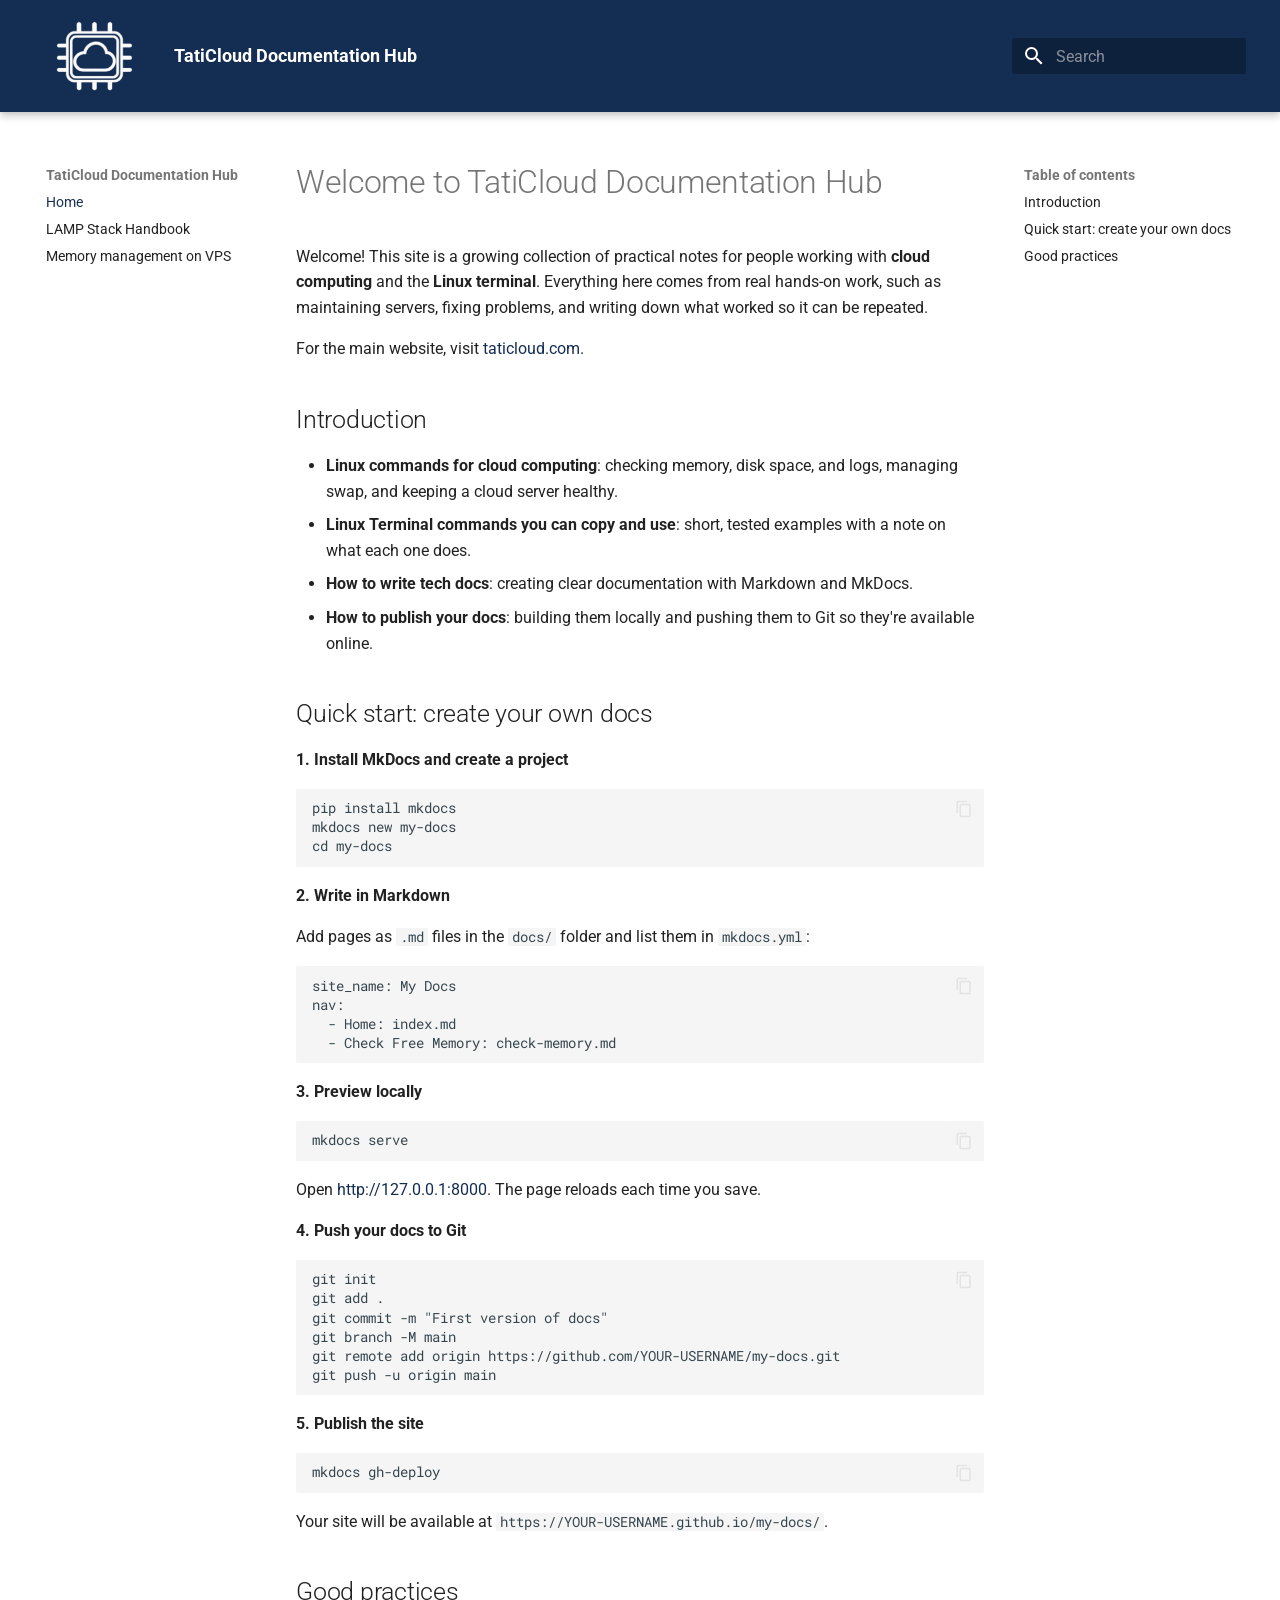
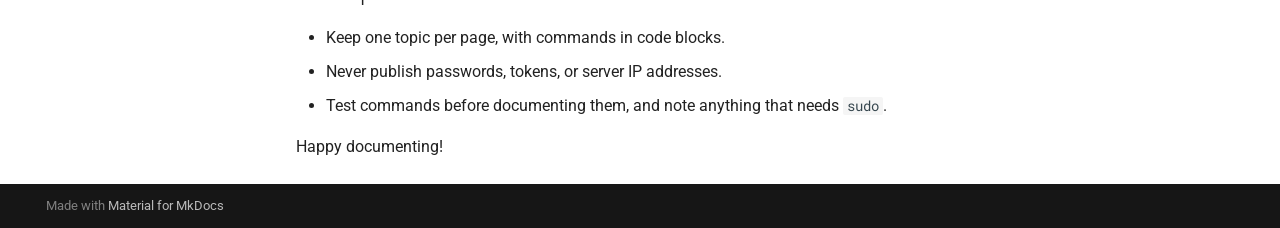
<file: index.html>
<!doctype html>
<html lang="en" class="no-js">
  <head>
    
      <meta charset="utf-8">
      <meta name="viewport" content="width=device-width,initial-scale=1">
      
      
      
        <link rel="canonical" href="https://TatiCloud.github.io/linux-handbook/">
      
      
      
        <link rel="next" href="lamp-commands/">
      
      
        
      
      
      <link rel="icon" href="assets/fav-logo.png">
      <meta name="generator" content="mkdocs-1.6.1, mkdocs-material-9.8.1">
    
    
      
        <title>TatiCloud Documentation Hub</title>
      
    
    
      <link rel="stylesheet" href="assets/stylesheets/main.57a0d79d.min.css">
      
        
        <link rel="stylesheet" href="assets/stylesheets/palette.fb2fffe2.min.css">
      
      


    
    
      
    
    
      
        
        
        <link rel="preconnect" href="https://fonts.gstatic.com" crossorigin>
        <link rel="stylesheet" href="https://fonts.googleapis.com/css?family=Roboto:300,300i,400,400i,700,700i%7CRoboto+Mono:400,400i,700,700i&display=fallback">
        <style>:root{--md-text-font:"Roboto";--md-code-font:"Roboto Mono"}</style>
      
    
    
      <link rel="stylesheet" href="stylesheets/extra.css">
    
    <script>__md_scope=new URL(".",location),__md_hash=e=>[...e].reduce(((e,_)=>(e<<5)-e+_.charCodeAt(0)),0),__md_get=(e,_=localStorage,t=__md_scope)=>JSON.parse(_.getItem(t.pathname+"."+e)),__md_set=(e,_,t=localStorage,a=__md_scope)=>{try{t.setItem(a.pathname+"."+e,JSON.stringify(_))}catch(e){}}</script>
    
      

    
    
  </head>
  
  
    
    
    
    
    
    <body dir="ltr" data-md-color-scheme="default" data-md-color-primary="custom" data-md-color-accent="custom">
  
    
    <input class="md-toggle" data-md-toggle="drawer" type="checkbox" id="__drawer" autocomplete="off">
    <input class="md-toggle" data-md-toggle="search" type="checkbox" id="__search" autocomplete="off">
    <label class="md-overlay" for="__drawer"></label>
    <div data-md-component="skip">
      
        
        <a href="#welcome-to-taticloud-documentation-hub" class="md-skip">
          Skip to content
        </a>
      
    </div>
    <div data-md-component="announce">
      
    </div>
    
    
      

  

<header class="md-header md-header--shadow" data-md-component="header">
  <nav class="md-header__inner md-grid" aria-label="Header">
    <a href="." title="TatiCloud Documentation Hub" class="md-header__button md-logo" aria-label="TatiCloud Documentation Hub" data-md-component="logo">
      
  <img src="assets/logo.png" alt="logo">

    </a>
    <label class="md-header__button md-icon" for="__drawer">
      
      <svg xmlns="http://www.w3.org/2000/svg" viewBox="0 0 24 24"><path d="M3 6h18v2H3zm0 5h18v2H3zm0 5h18v2H3z"/></svg>
    </label>
    <div class="md-header__title" data-md-component="header-title">
      <div class="md-header__ellipsis">
        <div class="md-header__topic">
          <span class="md-ellipsis">
            TatiCloud Documentation Hub
          </span>
        </div>
        <div class="md-header__topic" data-md-component="header-topic">
          <span class="md-ellipsis">
            
              Home
            
          </span>
        </div>
      </div>
    </div>
    
      
    
    
    
    
      
      
        <label class="md-header__button md-icon" for="__search">
          
          <svg xmlns="http://www.w3.org/2000/svg" viewBox="0 0 24 24"><path d="M9.5 3A6.5 6.5 0 0 1 16 9.5c0 1.61-.59 3.09-1.56 4.23l.27.27h.79l5 5-1.5 1.5-5-5v-.79l-.27-.27A6.52 6.52 0 0 1 9.5 16 6.5 6.5 0 0 1 3 9.5 6.5 6.5 0 0 1 9.5 3m0 2C7 5 5 7 5 9.5S7 14 9.5 14 14 12 14 9.5 12 5 9.5 5"/></svg>
        </label>
        <div class="md-search" data-md-component="search" role="dialog">
  <label class="md-search__overlay" for="__search"></label>
  <div class="md-search__inner" role="search">
    <form class="md-search__form" name="search">
      <input type="text" class="md-search__input" name="query" aria-label="Search" placeholder="Search" autocapitalize="off" autocorrect="off" autocomplete="off" spellcheck="false" data-md-component="search-query" required>
      <label class="md-search__icon md-icon" for="__search">
        
        <svg xmlns="http://www.w3.org/2000/svg" viewBox="0 0 24 24"><path d="M9.5 3A6.5 6.5 0 0 1 16 9.5c0 1.61-.59 3.09-1.56 4.23l.27.27h.79l5 5-1.5 1.5-5-5v-.79l-.27-.27A6.52 6.52 0 0 1 9.5 16 6.5 6.5 0 0 1 3 9.5 6.5 6.5 0 0 1 9.5 3m0 2C7 5 5 7 5 9.5S7 14 9.5 14 14 12 14 9.5 12 5 9.5 5"/></svg>
        
        <svg xmlns="http://www.w3.org/2000/svg" viewBox="0 0 24 24"><path d="M20 11v2H8l5.5 5.5-1.42 1.42L4.16 12l7.92-7.92L13.5 5.5 8 11z"/></svg>
      </label>
      <nav class="md-search__options" aria-label="Search">
        
        <button type="reset" class="md-search__icon md-icon" title="Clear" aria-label="Clear" tabindex="-1">
          
          <svg xmlns="http://www.w3.org/2000/svg" viewBox="0 0 24 24"><path d="M19 6.41 17.59 5 12 10.59 6.41 5 5 6.41 10.59 12 5 17.59 6.41 19 12 13.41 17.59 19 19 17.59 13.41 12z"/></svg>
        </button>
      </nav>
      
    </form>
    <div class="md-search__output">
      <div class="md-search__scrollwrap" tabindex="0" data-md-scrollfix>
        <div class="md-search-result" data-md-component="search-result">
          <div class="md-search-result__meta">
            Initializing search
          </div>
          <ol class="md-search-result__list" role="presentation"></ol>
        </div>
      </div>
    </div>
  </div>
</div>
      
    
    
  </nav>
  
</header>
    
    <div class="md-container" data-md-component="container">
      
      
        
          
        
      
      <main class="md-main" data-md-component="main">
        <div class="md-main__inner md-grid">
          
            
              
              <div class="md-sidebar md-sidebar--primary" data-md-component="sidebar" data-md-type="navigation" >
                <div class="md-sidebar__scrollwrap">
                  <div class="md-sidebar__inner">
                    



<nav class="md-nav md-nav--primary" aria-label="Navigation" data-md-level="0">
  <label class="md-nav__title" for="__drawer">
    <a href="." title="TatiCloud Documentation Hub" class="md-nav__button md-logo" aria-label="TatiCloud Documentation Hub" data-md-component="logo">
      
  <img src="assets/logo.png" alt="logo">

    </a>
    TatiCloud Documentation Hub
  </label>
  
  <ul class="md-nav__list" data-md-scrollfix>
    
      
      
  
  
    
  
  
  
    <li class="md-nav__item md-nav__item--active">
      
      <input class="md-nav__toggle md-toggle" type="checkbox" id="__toc">
      
      
        
      
      
        <label class="md-nav__link md-nav__link--active" for="__toc">
          
  
  
  <span class="md-ellipsis">
    
  
    Home
  

    
  </span>
  
  

          <span class="md-nav__icon md-icon"></span>
        </label>
      
      <a href="." class="md-nav__link md-nav__link--active">
        
  
  
  <span class="md-ellipsis">
    
  
    Home
  

    
  </span>
  
  

      </a>
      
        

<nav class="md-nav md-nav--secondary" aria-label="Table of contents">
  
  
  
    
  
  
    <label class="md-nav__title" for="__toc">
      <span class="md-nav__icon md-icon"></span>
      Table of contents
    </label>
    <ul class="md-nav__list" data-md-component="toc" data-md-scrollfix>
      
        <li class="md-nav__item">
  <a href="#introduction" class="md-nav__link">
    <span class="md-ellipsis">
      
        Introduction
      
    </span>
  </a>
  
</li>
      
        <li class="md-nav__item">
  <a href="#quick-start-create-your-own-docs" class="md-nav__link">
    <span class="md-ellipsis">
      
        Quick start: create your own docs
      
    </span>
  </a>
  
</li>
      
        <li class="md-nav__item">
  <a href="#good-practices" class="md-nav__link">
    <span class="md-ellipsis">
      
        Good practices
      
    </span>
  </a>
  
</li>
      
    </ul>
  
</nav>
      
    </li>
  

    
      
      
  
  
  
  
    <li class="md-nav__item">
      <a href="lamp-commands/" class="md-nav__link">
        
  
  
  <span class="md-ellipsis">
    
  
    LAMP Stack Handbook
  

    
  </span>
  
  

      </a>
    </li>
  

    
      
      
  
  
  
  
    <li class="md-nav__item">
      <a href="memory-mng/" class="md-nav__link">
        
  
  
  <span class="md-ellipsis">
    
  
    Memory management on VPS
  

    
  </span>
  
  

      </a>
    </li>
  

    
  </ul>
</nav>
                  </div>
                </div>
              </div>
            
            
              
              <div class="md-sidebar md-sidebar--secondary" data-md-component="sidebar" data-md-type="toc" >
                <div class="md-sidebar__scrollwrap">
                  <div class="md-sidebar__inner">
                    

<nav class="md-nav md-nav--secondary" aria-label="Table of contents">
  
  
  
    
  
  
    <label class="md-nav__title" for="__toc">
      <span class="md-nav__icon md-icon"></span>
      Table of contents
    </label>
    <ul class="md-nav__list" data-md-component="toc" data-md-scrollfix>
      
        <li class="md-nav__item">
  <a href="#introduction" class="md-nav__link">
    <span class="md-ellipsis">
      
        Introduction
      
    </span>
  </a>
  
</li>
      
        <li class="md-nav__item">
  <a href="#quick-start-create-your-own-docs" class="md-nav__link">
    <span class="md-ellipsis">
      
        Quick start: create your own docs
      
    </span>
  </a>
  
</li>
      
        <li class="md-nav__item">
  <a href="#good-practices" class="md-nav__link">
    <span class="md-ellipsis">
      
        Good practices
      
    </span>
  </a>
  
</li>
      
    </ul>
  
</nav>
                  </div>
                </div>
              </div>
            
          
          
            <div class="md-content" data-md-component="content">
              
              <article class="md-content__inner md-typeset">
                
                  



<h1 id="welcome-to-taticloud-documentation-hub">Welcome to TatiCloud Documentation Hub</h1>
<p>Welcome! This site is a growing collection of practical notes for people working with <strong>cloud computing</strong> and the <strong>Linux terminal</strong>. Everything here comes from real hands-on work, such as maintaining servers, fixing problems, and writing down what worked so it can be repeated.</p>
<p>For the main website, visit <a href="https://www.taticloud.com">taticloud.com</a>.</p>
<h2 id="introduction">Introduction</h2>
<ul>
<li><strong>Linux commands for cloud computing</strong>: checking memory, disk space, and logs, managing swap, and keeping a cloud server healthy.</li>
<li><strong>Linux Terminal commands you can copy and use</strong>: short, tested examples with a note on what each one does.</li>
<li><strong>How to write tech docs</strong>: creating clear documentation with Markdown and MkDocs.</li>
<li><strong>How to publish your docs</strong>: building them locally and pushing them to Git so they're available online.</li>
</ul>
<h2 id="quick-start-create-your-own-docs">Quick start: create your own docs</h2>
<p><strong>1. Install MkDocs and create a project</strong></p>
<pre><code class="language-bash">pip install mkdocs
mkdocs new my-docs
cd my-docs
</code></pre>
<p><strong>2. Write in Markdown</strong></p>
<p>Add pages as <code>.md</code> files in the <code>docs/</code> folder and list them in <code>mkdocs.yml</code>:</p>
<pre><code class="language-yaml">site_name: My Docs
nav:
  - Home: index.md
  - Check Free Memory: check-memory.md
</code></pre>
<p><strong>3. Preview locally</strong></p>
<pre><code class="language-bash">mkdocs serve
</code></pre>
<p>Open <a href="http://127.0.0.1:8000">http://127.0.0.1:8000</a>. The page reloads each time you save.</p>
<p><strong>4. Push your docs to Git</strong></p>
<pre><code class="language-bash">git init
git add .
git commit -m &quot;First version of docs&quot;
git branch -M main
git remote add origin https://github.com/YOUR-USERNAME/my-docs.git
git push -u origin main
</code></pre>
<p><strong>5. Publish the site</strong></p>
<pre><code class="language-bash">mkdocs gh-deploy
</code></pre>
<p>Your site will be available at <code>https://YOUR-USERNAME.github.io/my-docs/</code>.</p>
<h2 id="good-practices">Good practices</h2>
<ul>
<li>Keep one topic per page, with commands in code blocks.</li>
<li>Never publish passwords, tokens, or server IP addresses.</li>
<li>Test commands before documenting them, and note anything that needs <code>sudo</code>.</li>
</ul>
<p>Happy documenting!</p>












                
              </article>
            </div>
          
          
<script>var target=document.getElementById(location.hash.slice(1));target&&target.name&&(target.checked=target.name.startsWith("__tabbed_"))</script>
        </div>
        
      </main>
      
        <footer class="md-footer">
  
  <div class="md-footer-meta md-typeset">
    <div class="md-footer-meta__inner md-grid">
      <div class="md-copyright">
  
  
    Made with
    <a href="https://squidfunk.github.io/mkdocs-material/" target="_blank" rel="noopener">
      Material for MkDocs
    </a>
  
</div>
      
    </div>
  </div>
</footer>
      
    </div>
    <div class="md-dialog" data-md-component="dialog">
      <div class="md-dialog__inner md-typeset"></div>
    </div>
    
    
    
      
      
      <script id="__config" type="application/json">{"annotate": null, "base": ".", "features": ["content.code.copy"], "search": "assets/javascripts/workers/search.a7633da7.min.js", "tags": null, "translations": {"clipboard.copied": "Copied to clipboard", "clipboard.copy": "Copy to clipboard", "search.result.more.one": "1 more on this page", "search.result.more.other": "# more on this page", "search.result.none": "No matching documents", "search.result.one": "1 matching document", "search.result.other": "# matching documents", "search.result.placeholder": "Type to start searching", "search.result.term.missing": "Missing", "select.version": "Select version"}, "version": null}</script>
    
    
      <script src="assets/javascripts/bundle.a5f9d56c.min.js"></script>
      
    
  </body>
</html>
</file>
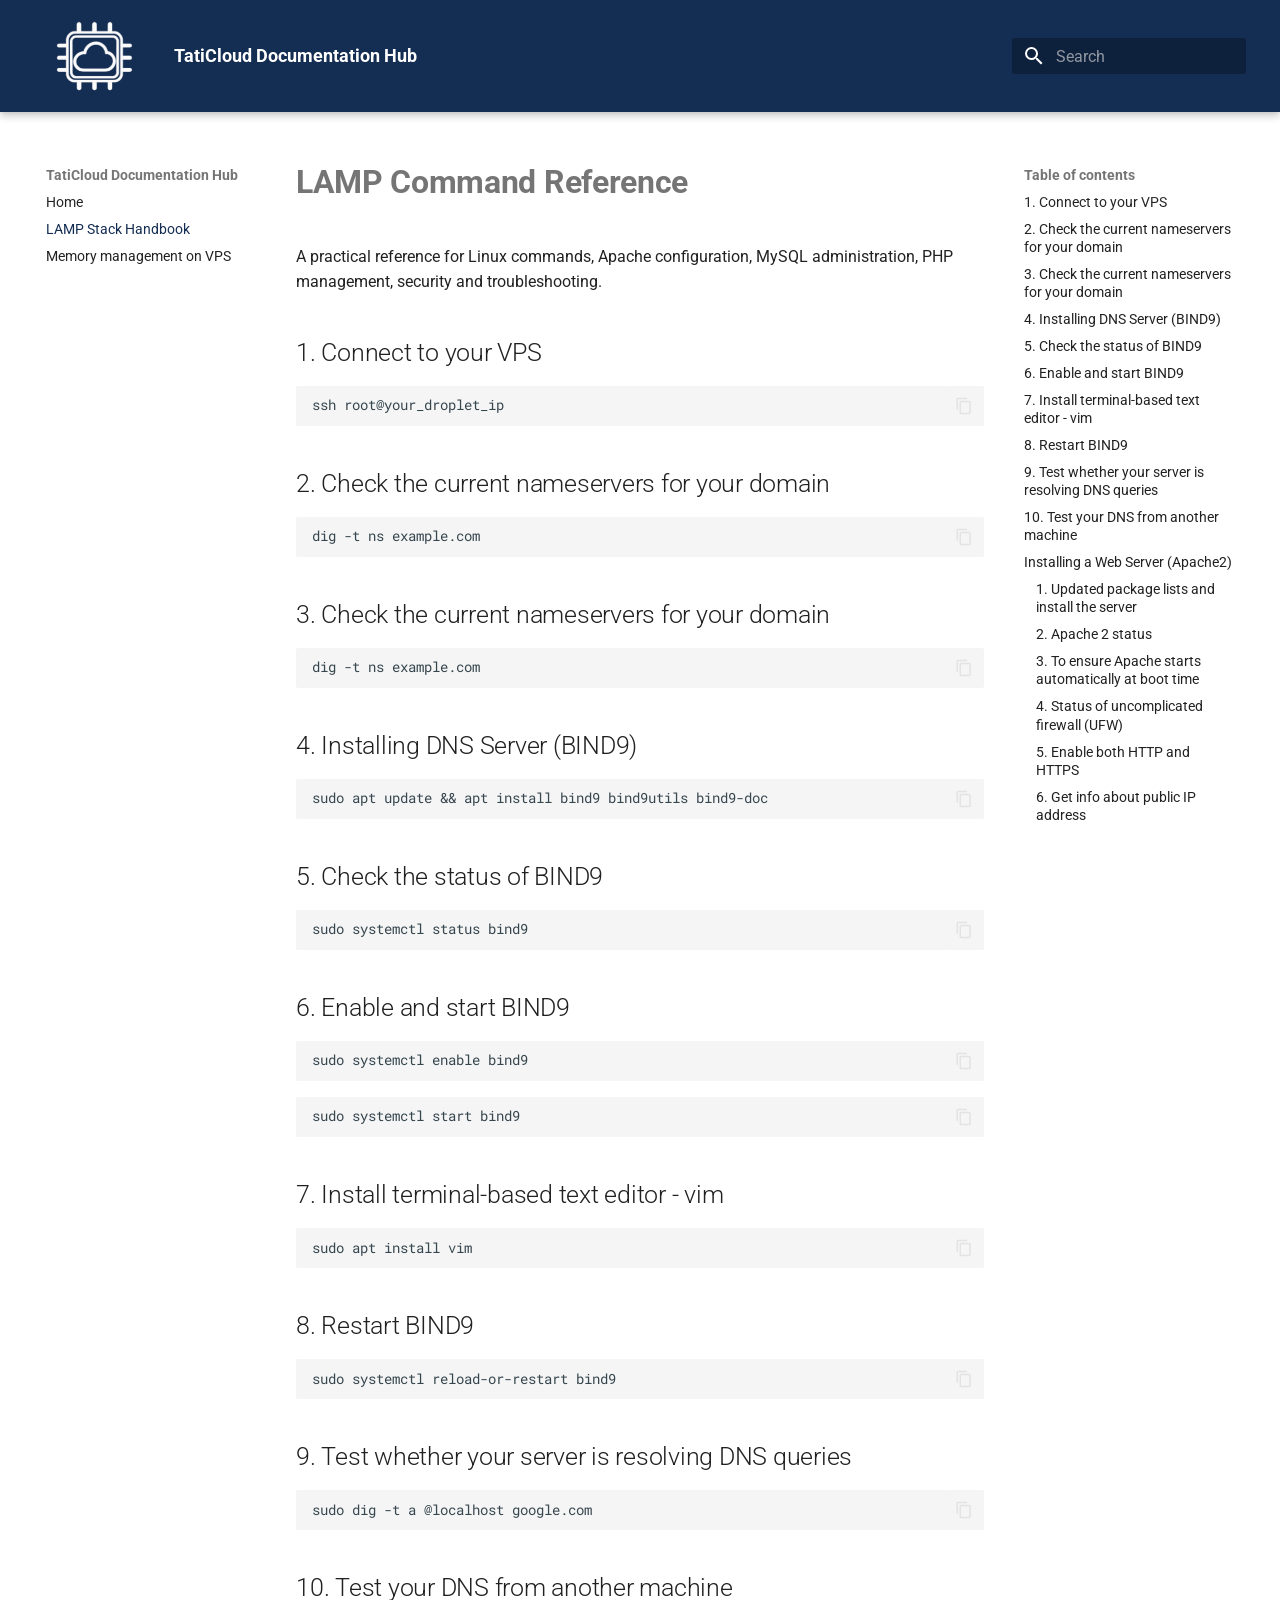
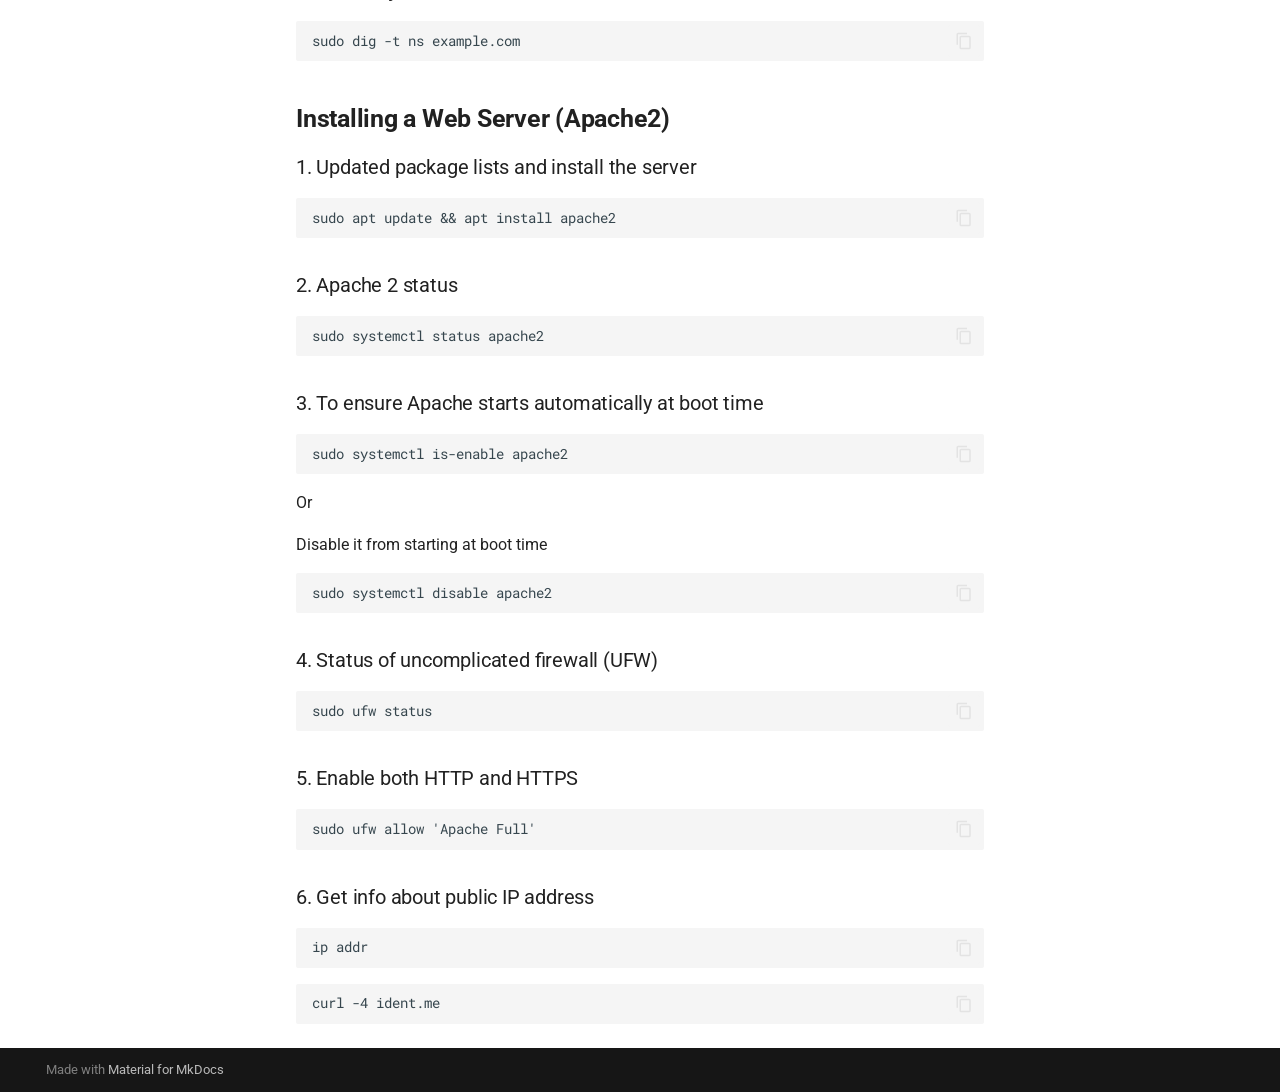
<file: lamp-commands/index.html>
<!doctype html>
<html lang="en" class="no-js">
  <head>
    
      <meta charset="utf-8">
      <meta name="viewport" content="width=device-width,initial-scale=1">
      
      
      
        <link rel="canonical" href="https://TatiCloud.github.io/linux-handbook/lamp-commands/">
      
      
        <link rel="prev" href="..">
      
      
        <link rel="next" href="../memory-mng/">
      
      
        
      
      
      <link rel="icon" href="../assets/fav-logo.png">
      <meta name="generator" content="mkdocs-1.6.1, mkdocs-material-9.8.1">
    
    
      
        <title>LAMP Stack Handbook - TatiCloud Documentation Hub</title>
      
    
    
      <link rel="stylesheet" href="../assets/stylesheets/main.57a0d79d.min.css">
      
        
        <link rel="stylesheet" href="../assets/stylesheets/palette.fb2fffe2.min.css">
      
      


    
    
      
    
    
      
        
        
        <link rel="preconnect" href="https://fonts.gstatic.com" crossorigin>
        <link rel="stylesheet" href="https://fonts.googleapis.com/css?family=Roboto:300,300i,400,400i,700,700i%7CRoboto+Mono:400,400i,700,700i&display=fallback">
        <style>:root{--md-text-font:"Roboto";--md-code-font:"Roboto Mono"}</style>
      
    
    
      <link rel="stylesheet" href="../stylesheets/extra.css">
    
    <script>__md_scope=new URL("..",location),__md_hash=e=>[...e].reduce(((e,_)=>(e<<5)-e+_.charCodeAt(0)),0),__md_get=(e,_=localStorage,t=__md_scope)=>JSON.parse(_.getItem(t.pathname+"."+e)),__md_set=(e,_,t=localStorage,a=__md_scope)=>{try{t.setItem(a.pathname+"."+e,JSON.stringify(_))}catch(e){}}</script>
    
      

    
    
  </head>
  
  
    
    
    
    
    
    <body dir="ltr" data-md-color-scheme="default" data-md-color-primary="custom" data-md-color-accent="custom">
  
    
    <input class="md-toggle" data-md-toggle="drawer" type="checkbox" id="__drawer" autocomplete="off">
    <input class="md-toggle" data-md-toggle="search" type="checkbox" id="__search" autocomplete="off">
    <label class="md-overlay" for="__drawer"></label>
    <div data-md-component="skip">
      
        
        <a href="#lamp-command-reference" class="md-skip">
          Skip to content
        </a>
      
    </div>
    <div data-md-component="announce">
      
    </div>
    
    
      

  

<header class="md-header md-header--shadow" data-md-component="header">
  <nav class="md-header__inner md-grid" aria-label="Header">
    <a href=".." title="TatiCloud Documentation Hub" class="md-header__button md-logo" aria-label="TatiCloud Documentation Hub" data-md-component="logo">
      
  <img src="../assets/logo.png" alt="logo">

    </a>
    <label class="md-header__button md-icon" for="__drawer">
      
      <svg xmlns="http://www.w3.org/2000/svg" viewBox="0 0 24 24"><path d="M3 6h18v2H3zm0 5h18v2H3zm0 5h18v2H3z"/></svg>
    </label>
    <div class="md-header__title" data-md-component="header-title">
      <div class="md-header__ellipsis">
        <div class="md-header__topic">
          <span class="md-ellipsis">
            TatiCloud Documentation Hub
          </span>
        </div>
        <div class="md-header__topic" data-md-component="header-topic">
          <span class="md-ellipsis">
            
              LAMP Stack Handbook
            
          </span>
        </div>
      </div>
    </div>
    
      
    
    
    
    
      
      
        <label class="md-header__button md-icon" for="__search">
          
          <svg xmlns="http://www.w3.org/2000/svg" viewBox="0 0 24 24"><path d="M9.5 3A6.5 6.5 0 0 1 16 9.5c0 1.61-.59 3.09-1.56 4.23l.27.27h.79l5 5-1.5 1.5-5-5v-.79l-.27-.27A6.52 6.52 0 0 1 9.5 16 6.5 6.5 0 0 1 3 9.5 6.5 6.5 0 0 1 9.5 3m0 2C7 5 5 7 5 9.5S7 14 9.5 14 14 12 14 9.5 12 5 9.5 5"/></svg>
        </label>
        <div class="md-search" data-md-component="search" role="dialog">
  <label class="md-search__overlay" for="__search"></label>
  <div class="md-search__inner" role="search">
    <form class="md-search__form" name="search">
      <input type="text" class="md-search__input" name="query" aria-label="Search" placeholder="Search" autocapitalize="off" autocorrect="off" autocomplete="off" spellcheck="false" data-md-component="search-query" required>
      <label class="md-search__icon md-icon" for="__search">
        
        <svg xmlns="http://www.w3.org/2000/svg" viewBox="0 0 24 24"><path d="M9.5 3A6.5 6.5 0 0 1 16 9.5c0 1.61-.59 3.09-1.56 4.23l.27.27h.79l5 5-1.5 1.5-5-5v-.79l-.27-.27A6.52 6.52 0 0 1 9.5 16 6.5 6.5 0 0 1 3 9.5 6.5 6.5 0 0 1 9.5 3m0 2C7 5 5 7 5 9.5S7 14 9.5 14 14 12 14 9.5 12 5 9.5 5"/></svg>
        
        <svg xmlns="http://www.w3.org/2000/svg" viewBox="0 0 24 24"><path d="M20 11v2H8l5.5 5.5-1.42 1.42L4.16 12l7.92-7.92L13.5 5.5 8 11z"/></svg>
      </label>
      <nav class="md-search__options" aria-label="Search">
        
        <button type="reset" class="md-search__icon md-icon" title="Clear" aria-label="Clear" tabindex="-1">
          
          <svg xmlns="http://www.w3.org/2000/svg" viewBox="0 0 24 24"><path d="M19 6.41 17.59 5 12 10.59 6.41 5 5 6.41 10.59 12 5 17.59 6.41 19 12 13.41 17.59 19 19 17.59 13.41 12z"/></svg>
        </button>
      </nav>
      
    </form>
    <div class="md-search__output">
      <div class="md-search__scrollwrap" tabindex="0" data-md-scrollfix>
        <div class="md-search-result" data-md-component="search-result">
          <div class="md-search-result__meta">
            Initializing search
          </div>
          <ol class="md-search-result__list" role="presentation"></ol>
        </div>
      </div>
    </div>
  </div>
</div>
      
    
    
  </nav>
  
</header>
    
    <div class="md-container" data-md-component="container">
      
      
        
          
        
      
      <main class="md-main" data-md-component="main">
        <div class="md-main__inner md-grid">
          
            
              
              <div class="md-sidebar md-sidebar--primary" data-md-component="sidebar" data-md-type="navigation" >
                <div class="md-sidebar__scrollwrap">
                  <div class="md-sidebar__inner">
                    



<nav class="md-nav md-nav--primary" aria-label="Navigation" data-md-level="0">
  <label class="md-nav__title" for="__drawer">
    <a href=".." title="TatiCloud Documentation Hub" class="md-nav__button md-logo" aria-label="TatiCloud Documentation Hub" data-md-component="logo">
      
  <img src="../assets/logo.png" alt="logo">

    </a>
    TatiCloud Documentation Hub
  </label>
  
  <ul class="md-nav__list" data-md-scrollfix>
    
      
      
  
  
  
  
    <li class="md-nav__item">
      <a href=".." class="md-nav__link">
        
  
  
  <span class="md-ellipsis">
    
  
    Home
  

    
  </span>
  
  

      </a>
    </li>
  

    
      
      
  
  
    
  
  
  
    <li class="md-nav__item md-nav__item--active">
      
      <input class="md-nav__toggle md-toggle" type="checkbox" id="__toc">
      
      
        
      
      
        <label class="md-nav__link md-nav__link--active" for="__toc">
          
  
  
  <span class="md-ellipsis">
    
  
    LAMP Stack Handbook
  

    
  </span>
  
  

          <span class="md-nav__icon md-icon"></span>
        </label>
      
      <a href="./" class="md-nav__link md-nav__link--active">
        
  
  
  <span class="md-ellipsis">
    
  
    LAMP Stack Handbook
  

    
  </span>
  
  

      </a>
      
        

<nav class="md-nav md-nav--secondary" aria-label="Table of contents">
  
  
  
    
  
  
    <label class="md-nav__title" for="__toc">
      <span class="md-nav__icon md-icon"></span>
      Table of contents
    </label>
    <ul class="md-nav__list" data-md-component="toc" data-md-scrollfix>
      
        <li class="md-nav__item">
  <a href="#1-connect-to-your-vps" class="md-nav__link">
    <span class="md-ellipsis">
      
        1. Connect to your VPS
      
    </span>
  </a>
  
</li>
      
        <li class="md-nav__item">
  <a href="#2-check-the-current-nameservers-for-your-domain" class="md-nav__link">
    <span class="md-ellipsis">
      
        2. Check the current nameservers for your domain
      
    </span>
  </a>
  
</li>
      
        <li class="md-nav__item">
  <a href="#3-check-the-current-nameservers-for-your-domain" class="md-nav__link">
    <span class="md-ellipsis">
      
        3. Check the current nameservers for your domain
      
    </span>
  </a>
  
</li>
      
        <li class="md-nav__item">
  <a href="#4-installing-dns-server-bind9" class="md-nav__link">
    <span class="md-ellipsis">
      
        4. Installing DNS Server (BIND9)
      
    </span>
  </a>
  
</li>
      
        <li class="md-nav__item">
  <a href="#5-check-the-status-of-bind9" class="md-nav__link">
    <span class="md-ellipsis">
      
        5. Check the status of BIND9
      
    </span>
  </a>
  
</li>
      
        <li class="md-nav__item">
  <a href="#6-enable-and-start-bind9" class="md-nav__link">
    <span class="md-ellipsis">
      
        6. Enable and start BIND9
      
    </span>
  </a>
  
</li>
      
        <li class="md-nav__item">
  <a href="#7-install-terminal-based-text-editor-vim" class="md-nav__link">
    <span class="md-ellipsis">
      
        7. Install terminal-based text editor - vim
      
    </span>
  </a>
  
</li>
      
        <li class="md-nav__item">
  <a href="#8-restart-bind9" class="md-nav__link">
    <span class="md-ellipsis">
      
        8. Restart BIND9
      
    </span>
  </a>
  
</li>
      
        <li class="md-nav__item">
  <a href="#9-test-whether-your-server-is-resolving-dns-queries" class="md-nav__link">
    <span class="md-ellipsis">
      
        9. Test whether your server is resolving DNS queries
      
    </span>
  </a>
  
</li>
      
        <li class="md-nav__item">
  <a href="#10-test-your-dns-from-another-machine" class="md-nav__link">
    <span class="md-ellipsis">
      
        10. Test your DNS from another machine
      
    </span>
  </a>
  
</li>
      
        <li class="md-nav__item">
  <a href="#installing-a-web-server-apache2" class="md-nav__link">
    <span class="md-ellipsis">
      
        Installing a Web Server (Apache2)
      
    </span>
  </a>
  
    <nav class="md-nav" aria-label="Installing a Web Server (Apache2)">
      <ul class="md-nav__list">
        
          <li class="md-nav__item">
  <a href="#1-updated-package-lists-and-install-the-server" class="md-nav__link">
    <span class="md-ellipsis">
      
        1. Updated package lists and install the server
      
    </span>
  </a>
  
</li>
        
          <li class="md-nav__item">
  <a href="#2-apache-2-status" class="md-nav__link">
    <span class="md-ellipsis">
      
        2. Apache 2 status
      
    </span>
  </a>
  
</li>
        
          <li class="md-nav__item">
  <a href="#3-to-ensure-apache-starts-automatically-at-boot-time" class="md-nav__link">
    <span class="md-ellipsis">
      
        3. To ensure Apache starts automatically at boot time
      
    </span>
  </a>
  
</li>
        
          <li class="md-nav__item">
  <a href="#4-status-of-uncomplicated-firewall-ufw" class="md-nav__link">
    <span class="md-ellipsis">
      
        4. Status of uncomplicated firewall (UFW)
      
    </span>
  </a>
  
</li>
        
          <li class="md-nav__item">
  <a href="#5-enable-both-http-and-https" class="md-nav__link">
    <span class="md-ellipsis">
      
        5. Enable both HTTP and HTTPS
      
    </span>
  </a>
  
</li>
        
          <li class="md-nav__item">
  <a href="#6-get-info-about-public-ip-address" class="md-nav__link">
    <span class="md-ellipsis">
      
        6. Get info about public IP address
      
    </span>
  </a>
  
</li>
        
      </ul>
    </nav>
  
</li>
      
    </ul>
  
</nav>
      
    </li>
  

    
      
      
  
  
  
  
    <li class="md-nav__item">
      <a href="../memory-mng/" class="md-nav__link">
        
  
  
  <span class="md-ellipsis">
    
  
    Memory management on VPS
  

    
  </span>
  
  

      </a>
    </li>
  

    
  </ul>
</nav>
                  </div>
                </div>
              </div>
            
            
              
              <div class="md-sidebar md-sidebar--secondary" data-md-component="sidebar" data-md-type="toc" >
                <div class="md-sidebar__scrollwrap">
                  <div class="md-sidebar__inner">
                    

<nav class="md-nav md-nav--secondary" aria-label="Table of contents">
  
  
  
    
  
  
    <label class="md-nav__title" for="__toc">
      <span class="md-nav__icon md-icon"></span>
      Table of contents
    </label>
    <ul class="md-nav__list" data-md-component="toc" data-md-scrollfix>
      
        <li class="md-nav__item">
  <a href="#1-connect-to-your-vps" class="md-nav__link">
    <span class="md-ellipsis">
      
        1. Connect to your VPS
      
    </span>
  </a>
  
</li>
      
        <li class="md-nav__item">
  <a href="#2-check-the-current-nameservers-for-your-domain" class="md-nav__link">
    <span class="md-ellipsis">
      
        2. Check the current nameservers for your domain
      
    </span>
  </a>
  
</li>
      
        <li class="md-nav__item">
  <a href="#3-check-the-current-nameservers-for-your-domain" class="md-nav__link">
    <span class="md-ellipsis">
      
        3. Check the current nameservers for your domain
      
    </span>
  </a>
  
</li>
      
        <li class="md-nav__item">
  <a href="#4-installing-dns-server-bind9" class="md-nav__link">
    <span class="md-ellipsis">
      
        4. Installing DNS Server (BIND9)
      
    </span>
  </a>
  
</li>
      
        <li class="md-nav__item">
  <a href="#5-check-the-status-of-bind9" class="md-nav__link">
    <span class="md-ellipsis">
      
        5. Check the status of BIND9
      
    </span>
  </a>
  
</li>
      
        <li class="md-nav__item">
  <a href="#6-enable-and-start-bind9" class="md-nav__link">
    <span class="md-ellipsis">
      
        6. Enable and start BIND9
      
    </span>
  </a>
  
</li>
      
        <li class="md-nav__item">
  <a href="#7-install-terminal-based-text-editor-vim" class="md-nav__link">
    <span class="md-ellipsis">
      
        7. Install terminal-based text editor - vim
      
    </span>
  </a>
  
</li>
      
        <li class="md-nav__item">
  <a href="#8-restart-bind9" class="md-nav__link">
    <span class="md-ellipsis">
      
        8. Restart BIND9
      
    </span>
  </a>
  
</li>
      
        <li class="md-nav__item">
  <a href="#9-test-whether-your-server-is-resolving-dns-queries" class="md-nav__link">
    <span class="md-ellipsis">
      
        9. Test whether your server is resolving DNS queries
      
    </span>
  </a>
  
</li>
      
        <li class="md-nav__item">
  <a href="#10-test-your-dns-from-another-machine" class="md-nav__link">
    <span class="md-ellipsis">
      
        10. Test your DNS from another machine
      
    </span>
  </a>
  
</li>
      
        <li class="md-nav__item">
  <a href="#installing-a-web-server-apache2" class="md-nav__link">
    <span class="md-ellipsis">
      
        Installing a Web Server (Apache2)
      
    </span>
  </a>
  
    <nav class="md-nav" aria-label="Installing a Web Server (Apache2)">
      <ul class="md-nav__list">
        
          <li class="md-nav__item">
  <a href="#1-updated-package-lists-and-install-the-server" class="md-nav__link">
    <span class="md-ellipsis">
      
        1. Updated package lists and install the server
      
    </span>
  </a>
  
</li>
        
          <li class="md-nav__item">
  <a href="#2-apache-2-status" class="md-nav__link">
    <span class="md-ellipsis">
      
        2. Apache 2 status
      
    </span>
  </a>
  
</li>
        
          <li class="md-nav__item">
  <a href="#3-to-ensure-apache-starts-automatically-at-boot-time" class="md-nav__link">
    <span class="md-ellipsis">
      
        3. To ensure Apache starts automatically at boot time
      
    </span>
  </a>
  
</li>
        
          <li class="md-nav__item">
  <a href="#4-status-of-uncomplicated-firewall-ufw" class="md-nav__link">
    <span class="md-ellipsis">
      
        4. Status of uncomplicated firewall (UFW)
      
    </span>
  </a>
  
</li>
        
          <li class="md-nav__item">
  <a href="#5-enable-both-http-and-https" class="md-nav__link">
    <span class="md-ellipsis">
      
        5. Enable both HTTP and HTTPS
      
    </span>
  </a>
  
</li>
        
          <li class="md-nav__item">
  <a href="#6-get-info-about-public-ip-address" class="md-nav__link">
    <span class="md-ellipsis">
      
        6. Get info about public IP address
      
    </span>
  </a>
  
</li>
        
      </ul>
    </nav>
  
</li>
      
    </ul>
  
</nav>
                  </div>
                </div>
              </div>
            
          
          
            <div class="md-content" data-md-component="content">
              
              <article class="md-content__inner md-typeset">
                
                  



<h1 id="lamp-command-reference"><strong>LAMP Command Reference</strong></h1>
<p>A practical reference for Linux commands, Apache configuration, MySQL administration, PHP management, security and troubleshooting.</p>
<h2 id="1-connect-to-your-vps">1. Connect to your VPS</h2>
<pre><code class="language-bash">ssh root@your_droplet_ip
</code></pre>
<h2 id="2-check-the-current-nameservers-for-your-domain">2. Check the current nameservers for your domain</h2>
<pre><code class="language-bash">dig -t ns example.com
</code></pre>
<h2 id="3-check-the-current-nameservers-for-your-domain">3. Check the current nameservers for your domain</h2>
<pre><code class="language-bash">dig -t ns example.com
</code></pre>
<h2 id="4-installing-dns-server-bind9">4. Installing DNS Server (BIND9)</h2>
<pre><code class="language-bash">sudo apt update &amp;&amp; apt install bind9 bind9utils bind9-doc
</code></pre>
<h2 id="5-check-the-status-of-bind9">5. Check the status of BIND9</h2>
<pre><code class="language-bash">sudo systemctl status bind9
</code></pre>
<h2 id="6-enable-and-start-bind9">6. Enable and start BIND9</h2>
<pre><code class="language-bash">sudo systemctl enable bind9
</code></pre>
<pre><code class="language-bash">sudo systemctl start bind9
</code></pre>
<h2 id="7-install-terminal-based-text-editor-vim">7. Install terminal-based text editor - vim</h2>
<pre><code class="language-bash">sudo apt install vim
</code></pre>
<h2 id="8-restart-bind9">8.  Restart BIND9</h2>
<pre><code class="language-bash">sudo systemctl reload-or-restart bind9
</code></pre>
<h2 id="9-test-whether-your-server-is-resolving-dns-queries">9. Test whether your server is resolving DNS queries</h2>
<pre><code class="language-bash">sudo dig -t a @localhost google.com
</code></pre>
<h2 id="10-test-your-dns-from-another-machine">10. Test your DNS from another machine</h2>
<pre><code class="language-bash">sudo dig -t ns example.com
</code></pre>
<h2 id="installing-a-web-server-apache2"><strong>Installing a Web Server (Apache2)</strong></h2>
<h3 id="1-updated-package-lists-and-install-the-server">1. Updated package lists and install the server</h3>
<pre><code class="language-bash">sudo apt update &amp;&amp; apt install apache2
</code></pre>
<h3 id="2-apache-2-status">2. Apache 2 status</h3>
<pre><code class="language-bash">sudo systemctl status apache2
</code></pre>
<h3 id="3-to-ensure-apache-starts-automatically-at-boot-time">3. To ensure Apache starts automatically at boot time</h3>
<pre><code class="language-bash">sudo systemctl is-enable apache2
</code></pre>
<p>Or</p>
<p>Disable it from starting at boot time</p>
<pre><code class="language-bash">sudo systemctl disable apache2
</code></pre>
<h3 id="4-status-of-uncomplicated-firewall-ufw">4. Status of uncomplicated firewall (UFW)</h3>
<pre><code class="language-bash">sudo ufw status
</code></pre>
<h3 id="5-enable-both-http-and-https">5. Enable both HTTP and HTTPS</h3>
<pre><code class="language-bash">sudo ufw allow 'Apache Full'
</code></pre>
<h3 id="6-get-info-about-public-ip-address">6. Get info about public IP address</h3>
<pre><code class="language-bash">ip addr
</code></pre>
<pre><code class="language-bash">curl -4 ident.me
</code></pre>












                
              </article>
            </div>
          
          
<script>var target=document.getElementById(location.hash.slice(1));target&&target.name&&(target.checked=target.name.startsWith("__tabbed_"))</script>
        </div>
        
      </main>
      
        <footer class="md-footer">
  
  <div class="md-footer-meta md-typeset">
    <div class="md-footer-meta__inner md-grid">
      <div class="md-copyright">
  
  
    Made with
    <a href="https://squidfunk.github.io/mkdocs-material/" target="_blank" rel="noopener">
      Material for MkDocs
    </a>
  
</div>
      
    </div>
  </div>
</footer>
      
    </div>
    <div class="md-dialog" data-md-component="dialog">
      <div class="md-dialog__inner md-typeset"></div>
    </div>
    
    
    
      
      
      <script id="__config" type="application/json">{"annotate": null, "base": "..", "features": ["content.code.copy"], "search": "../assets/javascripts/workers/search.a7633da7.min.js", "tags": null, "translations": {"clipboard.copied": "Copied to clipboard", "clipboard.copy": "Copy to clipboard", "search.result.more.one": "1 more on this page", "search.result.more.other": "# more on this page", "search.result.none": "No matching documents", "search.result.one": "1 matching document", "search.result.other": "# matching documents", "search.result.placeholder": "Type to start searching", "search.result.term.missing": "Missing", "select.version": "Select version"}, "version": null}</script>
    
    
      <script src="../assets/javascripts/bundle.a5f9d56c.min.js"></script>
      
    
  </body>
</html>
</file>
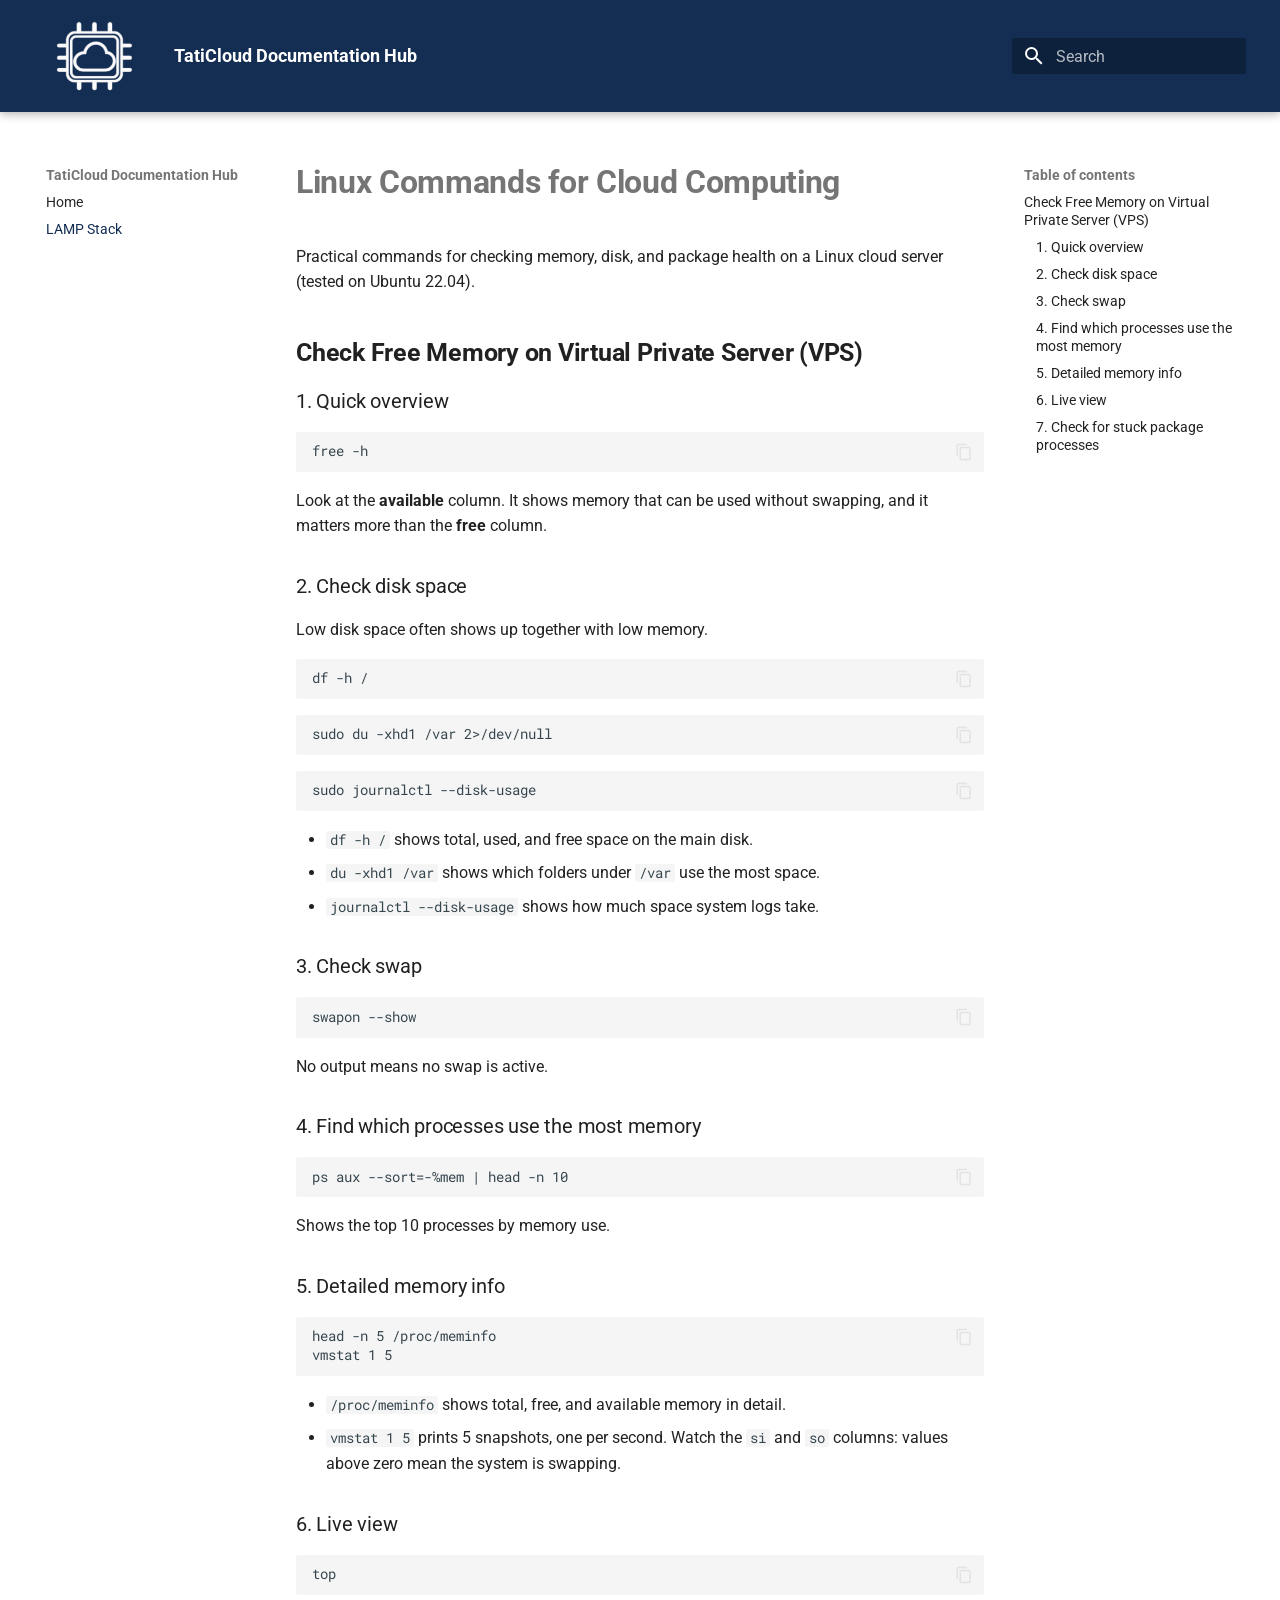
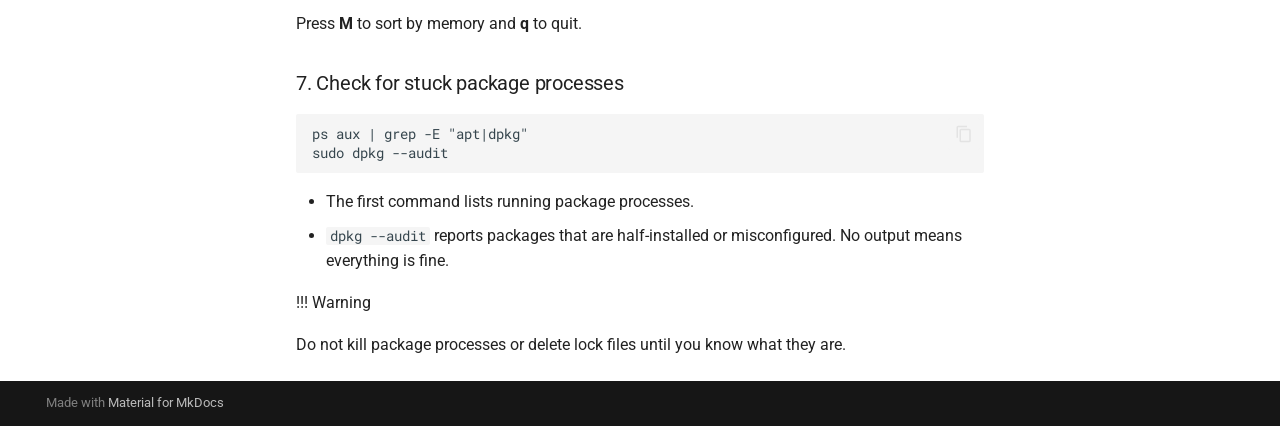
<file: lamp-stack/index.html>
<!doctype html>
<html lang="en" class="no-js">
  <head>
    
      <meta charset="utf-8">
      <meta name="viewport" content="width=device-width,initial-scale=1">
      
      
      
        <link rel="canonical" href="https://TatiCloud.github.io/linux-memory-commands/lamp-stack/">
      
      
        <link rel="prev" href="..">
      
      
      
        
      
      
      <link rel="icon" href="../assets/fav-logo.png">
      <meta name="generator" content="mkdocs-1.6.1, mkdocs-material-9.8.1">
    
    
      
        <title>LAMP Stack - TatiCloud Documentation Hub</title>
      
    
    
      <link rel="stylesheet" href="../assets/stylesheets/main.57a0d79d.min.css">
      
        
        <link rel="stylesheet" href="../assets/stylesheets/palette.fb2fffe2.min.css">
      
      


    
    
      
    
    
      
        
        
        <link rel="preconnect" href="https://fonts.gstatic.com" crossorigin>
        <link rel="stylesheet" href="https://fonts.googleapis.com/css?family=Roboto:300,300i,400,400i,700,700i%7CRoboto+Mono:400,400i,700,700i&display=fallback">
        <style>:root{--md-text-font:"Roboto";--md-code-font:"Roboto Mono"}</style>
      
    
    
      <link rel="stylesheet" href="../stylesheets/extra.css">
    
    <script>__md_scope=new URL("..",location),__md_hash=e=>[...e].reduce(((e,_)=>(e<<5)-e+_.charCodeAt(0)),0),__md_get=(e,_=localStorage,t=__md_scope)=>JSON.parse(_.getItem(t.pathname+"."+e)),__md_set=(e,_,t=localStorage,a=__md_scope)=>{try{t.setItem(a.pathname+"."+e,JSON.stringify(_))}catch(e){}}</script>
    
      

    
    
  </head>
  
  
    
    
    
    
    
    <body dir="ltr" data-md-color-scheme="default" data-md-color-primary="custom" data-md-color-accent="custom">
  
    
    <input class="md-toggle" data-md-toggle="drawer" type="checkbox" id="__drawer" autocomplete="off">
    <input class="md-toggle" data-md-toggle="search" type="checkbox" id="__search" autocomplete="off">
    <label class="md-overlay" for="__drawer"></label>
    <div data-md-component="skip">
      
        
        <a href="#linux-commands-for-cloud-computing" class="md-skip">
          Skip to content
        </a>
      
    </div>
    <div data-md-component="announce">
      
    </div>
    
    
      

  

<header class="md-header md-header--shadow" data-md-component="header">
  <nav class="md-header__inner md-grid" aria-label="Header">
    <a href=".." title="TatiCloud Documentation Hub" class="md-header__button md-logo" aria-label="TatiCloud Documentation Hub" data-md-component="logo">
      
  <img src="../assets/logo.png" alt="logo">

    </a>
    <label class="md-header__button md-icon" for="__drawer">
      
      <svg xmlns="http://www.w3.org/2000/svg" viewBox="0 0 24 24"><path d="M3 6h18v2H3zm0 5h18v2H3zm0 5h18v2H3z"/></svg>
    </label>
    <div class="md-header__title" data-md-component="header-title">
      <div class="md-header__ellipsis">
        <div class="md-header__topic">
          <span class="md-ellipsis">
            TatiCloud Documentation Hub
          </span>
        </div>
        <div class="md-header__topic" data-md-component="header-topic">
          <span class="md-ellipsis">
            
              LAMP Stack
            
          </span>
        </div>
      </div>
    </div>
    
      
    
    
    
    
      
      
        <label class="md-header__button md-icon" for="__search">
          
          <svg xmlns="http://www.w3.org/2000/svg" viewBox="0 0 24 24"><path d="M9.5 3A6.5 6.5 0 0 1 16 9.5c0 1.61-.59 3.09-1.56 4.23l.27.27h.79l5 5-1.5 1.5-5-5v-.79l-.27-.27A6.52 6.52 0 0 1 9.5 16 6.5 6.5 0 0 1 3 9.5 6.5 6.5 0 0 1 9.5 3m0 2C7 5 5 7 5 9.5S7 14 9.5 14 14 12 14 9.5 12 5 9.5 5"/></svg>
        </label>
        <div class="md-search" data-md-component="search" role="dialog">
  <label class="md-search__overlay" for="__search"></label>
  <div class="md-search__inner" role="search">
    <form class="md-search__form" name="search">
      <input type="text" class="md-search__input" name="query" aria-label="Search" placeholder="Search" autocapitalize="off" autocorrect="off" autocomplete="off" spellcheck="false" data-md-component="search-query" required>
      <label class="md-search__icon md-icon" for="__search">
        
        <svg xmlns="http://www.w3.org/2000/svg" viewBox="0 0 24 24"><path d="M9.5 3A6.5 6.5 0 0 1 16 9.5c0 1.61-.59 3.09-1.56 4.23l.27.27h.79l5 5-1.5 1.5-5-5v-.79l-.27-.27A6.52 6.52 0 0 1 9.5 16 6.5 6.5 0 0 1 3 9.5 6.5 6.5 0 0 1 9.5 3m0 2C7 5 5 7 5 9.5S7 14 9.5 14 14 12 14 9.5 12 5 9.5 5"/></svg>
        
        <svg xmlns="http://www.w3.org/2000/svg" viewBox="0 0 24 24"><path d="M20 11v2H8l5.5 5.5-1.42 1.42L4.16 12l7.92-7.92L13.5 5.5 8 11z"/></svg>
      </label>
      <nav class="md-search__options" aria-label="Search">
        
        <button type="reset" class="md-search__icon md-icon" title="Clear" aria-label="Clear" tabindex="-1">
          
          <svg xmlns="http://www.w3.org/2000/svg" viewBox="0 0 24 24"><path d="M19 6.41 17.59 5 12 10.59 6.41 5 5 6.41 10.59 12 5 17.59 6.41 19 12 13.41 17.59 19 19 17.59 13.41 12z"/></svg>
        </button>
      </nav>
      
    </form>
    <div class="md-search__output">
      <div class="md-search__scrollwrap" tabindex="0" data-md-scrollfix>
        <div class="md-search-result" data-md-component="search-result">
          <div class="md-search-result__meta">
            Initializing search
          </div>
          <ol class="md-search-result__list" role="presentation"></ol>
        </div>
      </div>
    </div>
  </div>
</div>
      
    
    
  </nav>
  
</header>
    
    <div class="md-container" data-md-component="container">
      
      
        
          
        
      
      <main class="md-main" data-md-component="main">
        <div class="md-main__inner md-grid">
          
            
              
              <div class="md-sidebar md-sidebar--primary" data-md-component="sidebar" data-md-type="navigation" >
                <div class="md-sidebar__scrollwrap">
                  <div class="md-sidebar__inner">
                    



<nav class="md-nav md-nav--primary" aria-label="Navigation" data-md-level="0">
  <label class="md-nav__title" for="__drawer">
    <a href=".." title="TatiCloud Documentation Hub" class="md-nav__button md-logo" aria-label="TatiCloud Documentation Hub" data-md-component="logo">
      
  <img src="../assets/logo.png" alt="logo">

    </a>
    TatiCloud Documentation Hub
  </label>
  
  <ul class="md-nav__list" data-md-scrollfix>
    
      
      
  
  
  
  
    <li class="md-nav__item">
      <a href=".." class="md-nav__link">
        
  
  
  <span class="md-ellipsis">
    
  
    Home
  

    
  </span>
  
  

      </a>
    </li>
  

    
      
      
  
  
    
  
  
  
    <li class="md-nav__item md-nav__item--active">
      
      <input class="md-nav__toggle md-toggle" type="checkbox" id="__toc">
      
      
        
      
      
        <label class="md-nav__link md-nav__link--active" for="__toc">
          
  
  
  <span class="md-ellipsis">
    
  
    LAMP Stack
  

    
  </span>
  
  

          <span class="md-nav__icon md-icon"></span>
        </label>
      
      <a href="./" class="md-nav__link md-nav__link--active">
        
  
  
  <span class="md-ellipsis">
    
  
    LAMP Stack
  

    
  </span>
  
  

      </a>
      
        

<nav class="md-nav md-nav--secondary" aria-label="Table of contents">
  
  
  
    
  
  
    <label class="md-nav__title" for="__toc">
      <span class="md-nav__icon md-icon"></span>
      Table of contents
    </label>
    <ul class="md-nav__list" data-md-component="toc" data-md-scrollfix>
      
        <li class="md-nav__item">
  <a href="#check-free-memory-on-virtual-private-server-vps" class="md-nav__link">
    <span class="md-ellipsis">
      
        Check Free Memory on Virtual Private Server (VPS)
      
    </span>
  </a>
  
    <nav class="md-nav" aria-label="Check Free Memory on Virtual Private Server (VPS)">
      <ul class="md-nav__list">
        
          <li class="md-nav__item">
  <a href="#1-quick-overview" class="md-nav__link">
    <span class="md-ellipsis">
      
        1. Quick overview
      
    </span>
  </a>
  
</li>
        
          <li class="md-nav__item">
  <a href="#2-check-disk-space" class="md-nav__link">
    <span class="md-ellipsis">
      
        2. Check disk space
      
    </span>
  </a>
  
</li>
        
          <li class="md-nav__item">
  <a href="#3-check-swap" class="md-nav__link">
    <span class="md-ellipsis">
      
        3. Check swap
      
    </span>
  </a>
  
</li>
        
          <li class="md-nav__item">
  <a href="#4-find-which-processes-use-the-most-memory" class="md-nav__link">
    <span class="md-ellipsis">
      
        4. Find which processes use the most memory
      
    </span>
  </a>
  
</li>
        
          <li class="md-nav__item">
  <a href="#5-detailed-memory-info" class="md-nav__link">
    <span class="md-ellipsis">
      
        5. Detailed memory info
      
    </span>
  </a>
  
</li>
        
          <li class="md-nav__item">
  <a href="#6-live-view" class="md-nav__link">
    <span class="md-ellipsis">
      
        6. Live view
      
    </span>
  </a>
  
</li>
        
          <li class="md-nav__item">
  <a href="#7-check-for-stuck-package-processes" class="md-nav__link">
    <span class="md-ellipsis">
      
        7. Check for stuck package processes
      
    </span>
  </a>
  
</li>
        
      </ul>
    </nav>
  
</li>
      
    </ul>
  
</nav>
      
    </li>
  

    
  </ul>
</nav>
                  </div>
                </div>
              </div>
            
            
              
              <div class="md-sidebar md-sidebar--secondary" data-md-component="sidebar" data-md-type="toc" >
                <div class="md-sidebar__scrollwrap">
                  <div class="md-sidebar__inner">
                    

<nav class="md-nav md-nav--secondary" aria-label="Table of contents">
  
  
  
    
  
  
    <label class="md-nav__title" for="__toc">
      <span class="md-nav__icon md-icon"></span>
      Table of contents
    </label>
    <ul class="md-nav__list" data-md-component="toc" data-md-scrollfix>
      
        <li class="md-nav__item">
  <a href="#check-free-memory-on-virtual-private-server-vps" class="md-nav__link">
    <span class="md-ellipsis">
      
        Check Free Memory on Virtual Private Server (VPS)
      
    </span>
  </a>
  
    <nav class="md-nav" aria-label="Check Free Memory on Virtual Private Server (VPS)">
      <ul class="md-nav__list">
        
          <li class="md-nav__item">
  <a href="#1-quick-overview" class="md-nav__link">
    <span class="md-ellipsis">
      
        1. Quick overview
      
    </span>
  </a>
  
</li>
        
          <li class="md-nav__item">
  <a href="#2-check-disk-space" class="md-nav__link">
    <span class="md-ellipsis">
      
        2. Check disk space
      
    </span>
  </a>
  
</li>
        
          <li class="md-nav__item">
  <a href="#3-check-swap" class="md-nav__link">
    <span class="md-ellipsis">
      
        3. Check swap
      
    </span>
  </a>
  
</li>
        
          <li class="md-nav__item">
  <a href="#4-find-which-processes-use-the-most-memory" class="md-nav__link">
    <span class="md-ellipsis">
      
        4. Find which processes use the most memory
      
    </span>
  </a>
  
</li>
        
          <li class="md-nav__item">
  <a href="#5-detailed-memory-info" class="md-nav__link">
    <span class="md-ellipsis">
      
        5. Detailed memory info
      
    </span>
  </a>
  
</li>
        
          <li class="md-nav__item">
  <a href="#6-live-view" class="md-nav__link">
    <span class="md-ellipsis">
      
        6. Live view
      
    </span>
  </a>
  
</li>
        
          <li class="md-nav__item">
  <a href="#7-check-for-stuck-package-processes" class="md-nav__link">
    <span class="md-ellipsis">
      
        7. Check for stuck package processes
      
    </span>
  </a>
  
</li>
        
      </ul>
    </nav>
  
</li>
      
    </ul>
  
</nav>
                  </div>
                </div>
              </div>
            
          
          
            <div class="md-content" data-md-component="content">
              
              <article class="md-content__inner md-typeset">
                
                  



<h1 id="linux-commands-for-cloud-computing"><strong>Linux Commands for Cloud Computing</strong></h1>
<p>Practical commands for checking memory, disk, and package health on a Linux cloud server (tested on Ubuntu 22.04).</p>
<h2 id="check-free-memory-on-virtual-private-server-vps"><strong>Check Free Memory on Virtual Private Server (VPS)</strong></h2>
<h3 id="1-quick-overview">1. Quick overview</h3>
<pre><code class="language-bash">free -h
</code></pre>
<p>Look at the <strong>available</strong> column. It shows memory that can be used without swapping, and it matters more than the <strong>free</strong> column.</p>
<h3 id="2-check-disk-space">2. Check disk space</h3>
<p>Low disk space often shows up together with low memory.</p>
<pre><code class="language-bash">df -h /
</code></pre>
<pre><code class="language-bash">sudo du -xhd1 /var 2&gt;/dev/null
</code></pre>
<pre><code class="language-bash">sudo journalctl --disk-usage
</code></pre>
<ul>
<li><code>df -h /</code> shows total, used, and free space on the main disk.</li>
<li><code>du -xhd1 /var</code> shows which folders under <code>/var</code> use the most space.</li>
<li><code>journalctl --disk-usage</code> shows how much space system logs take.</li>
</ul>
<h3 id="3-check-swap">3. Check swap</h3>
<pre><code class="language-bash">swapon --show
</code></pre>
<p>No output means no swap is active.</p>
<h3 id="4-find-which-processes-use-the-most-memory">4. Find which processes use the most memory</h3>
<pre><code class="language-bash">ps aux --sort=-%mem | head -n 10
</code></pre>
<p>Shows the top 10 processes by memory use.</p>
<h3 id="5-detailed-memory-info">5. Detailed memory info</h3>
<pre><code class="language-bash">head -n 5 /proc/meminfo
vmstat 1 5
</code></pre>
<ul>
<li><code>/proc/meminfo</code> shows total, free, and available memory in detail.</li>
<li><code>vmstat 1 5</code> prints 5 snapshots, one per second. Watch the <code>si</code> and <code>so</code> columns: values above zero mean the system is swapping.</li>
</ul>
<h3 id="6-live-view">6. Live view</h3>
<pre><code class="language-bash">top
</code></pre>
<p>Press <strong>M</strong> to sort by memory and <strong>q</strong> to quit.</p>
<h3 id="7-check-for-stuck-package-processes">7. Check for stuck package processes</h3>
<pre><code class="language-bash">ps aux | grep -E &quot;apt|dpkg&quot;
sudo dpkg --audit
</code></pre>
<ul>
<li>The first command lists running package processes.</li>
<li><code>dpkg --audit</code> reports packages that are half-installed or misconfigured. No output means everything is fine.</li>
</ul>
<p>!!! Warning</p>
<p>Do not kill package processes or delete lock files until you know what they are.</p>












                
              </article>
            </div>
          
          
<script>var target=document.getElementById(location.hash.slice(1));target&&target.name&&(target.checked=target.name.startsWith("__tabbed_"))</script>
        </div>
        
      </main>
      
        <footer class="md-footer">
  
  <div class="md-footer-meta md-typeset">
    <div class="md-footer-meta__inner md-grid">
      <div class="md-copyright">
  
  
    Made with
    <a href="https://squidfunk.github.io/mkdocs-material/" target="_blank" rel="noopener">
      Material for MkDocs
    </a>
  
</div>
      
    </div>
  </div>
</footer>
      
    </div>
    <div class="md-dialog" data-md-component="dialog">
      <div class="md-dialog__inner md-typeset"></div>
    </div>
    
    
    
      
      
      <script id="__config" type="application/json">{"annotate": null, "base": "..", "features": ["content.code.copy"], "search": "../assets/javascripts/workers/search.a7633da7.min.js", "tags": null, "translations": {"clipboard.copied": "Copied to clipboard", "clipboard.copy": "Copy to clipboard", "search.result.more.one": "1 more on this page", "search.result.more.other": "# more on this page", "search.result.none": "No matching documents", "search.result.one": "1 matching document", "search.result.other": "# matching documents", "search.result.placeholder": "Type to start searching", "search.result.term.missing": "Missing", "select.version": "Select version"}, "version": null}</script>
    
    
      <script src="../assets/javascripts/bundle.a5f9d56c.min.js"></script>
      
    
  </body>
</html>
</file>
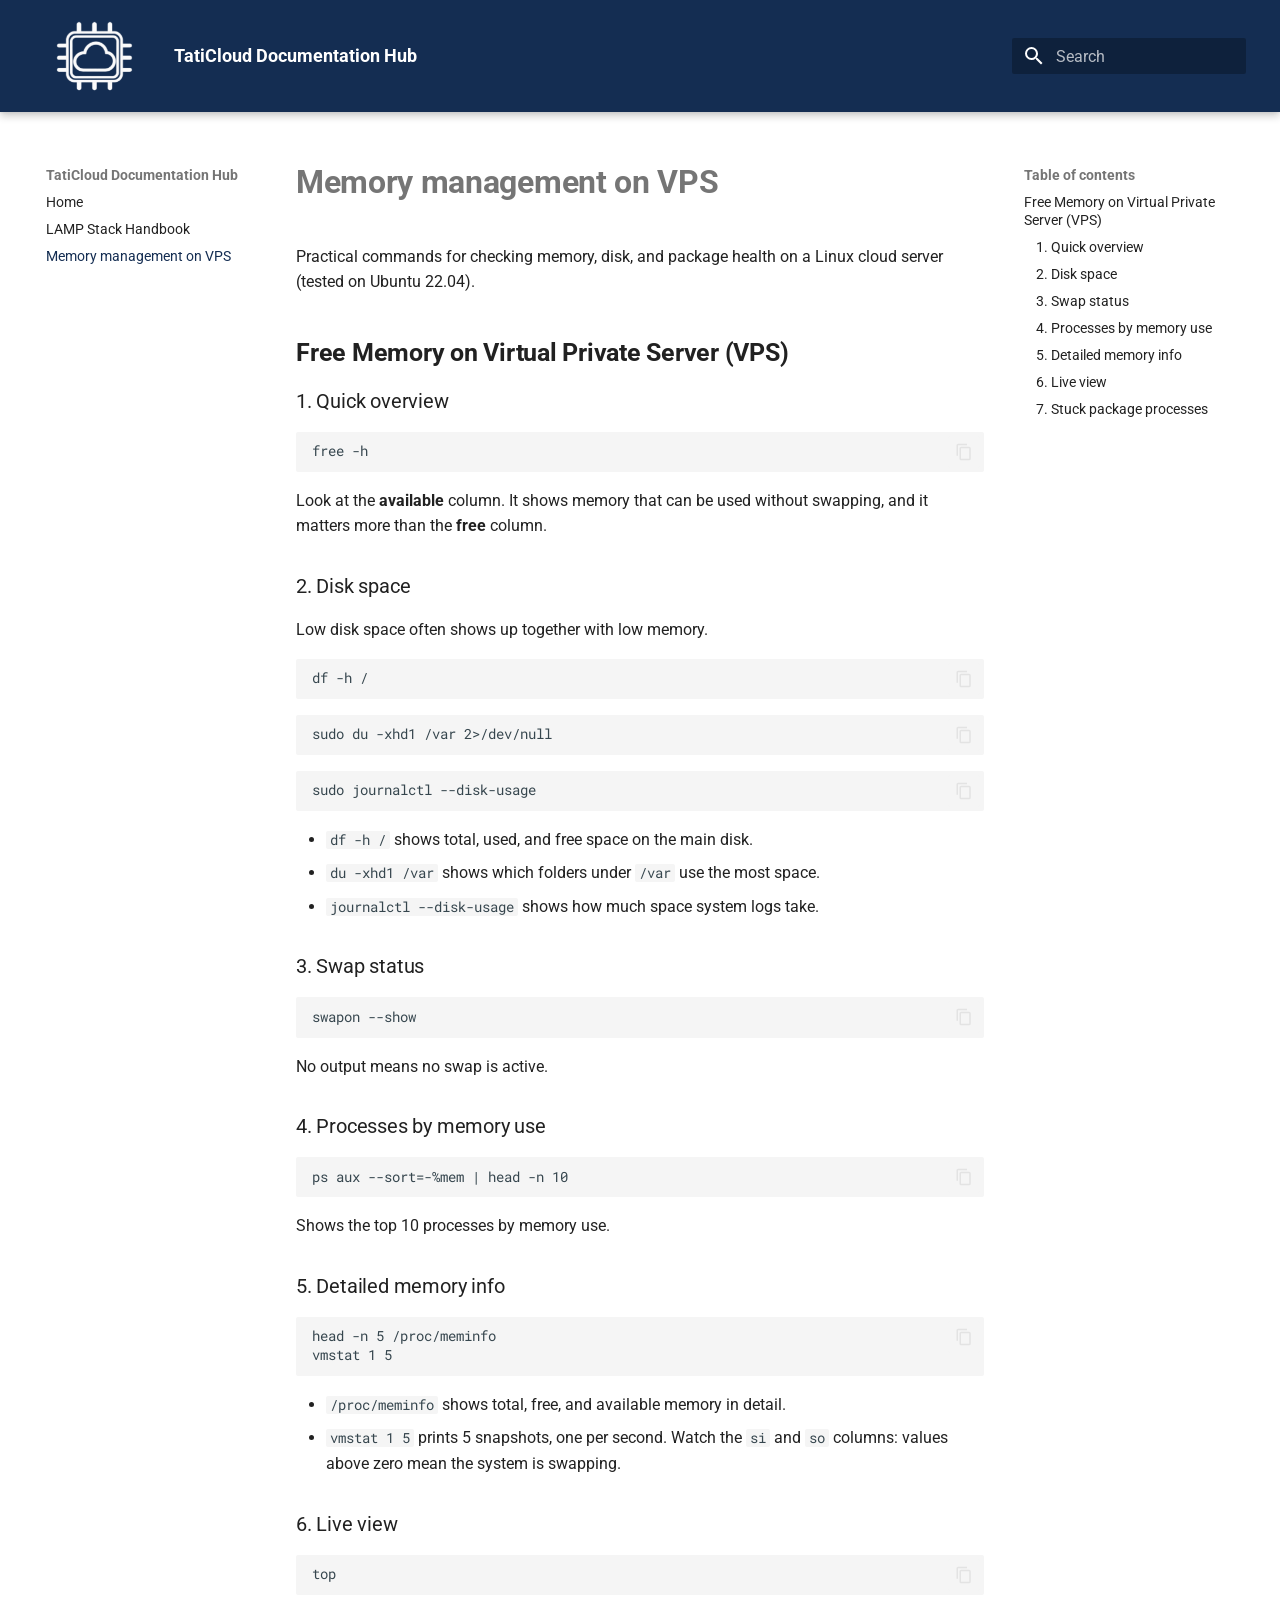
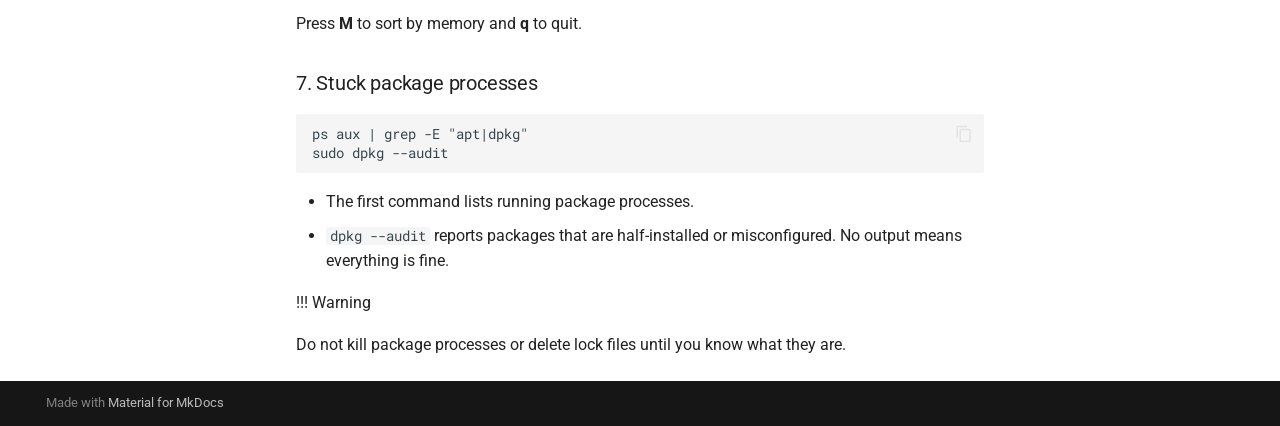
<file: memory-mng/index.html>
<!doctype html>
<html lang="en" class="no-js">
  <head>
    
      <meta charset="utf-8">
      <meta name="viewport" content="width=device-width,initial-scale=1">
      
      
      
        <link rel="canonical" href="https://TatiCloud.github.io/linux-handbook/memory-mng/">
      
      
        <link rel="prev" href="../lamp-commands/">
      
      
      
        
      
      
      <link rel="icon" href="../assets/fav-logo.png">
      <meta name="generator" content="mkdocs-1.6.1, mkdocs-material-9.8.1">
    
    
      
        <title>Memory management on VPS - TatiCloud Documentation Hub</title>
      
    
    
      <link rel="stylesheet" href="../assets/stylesheets/main.57a0d79d.min.css">
      
        
        <link rel="stylesheet" href="../assets/stylesheets/palette.fb2fffe2.min.css">
      
      


    
    
      
    
    
      
        
        
        <link rel="preconnect" href="https://fonts.gstatic.com" crossorigin>
        <link rel="stylesheet" href="https://fonts.googleapis.com/css?family=Roboto:300,300i,400,400i,700,700i%7CRoboto+Mono:400,400i,700,700i&display=fallback">
        <style>:root{--md-text-font:"Roboto";--md-code-font:"Roboto Mono"}</style>
      
    
    
      <link rel="stylesheet" href="../stylesheets/extra.css">
    
    <script>__md_scope=new URL("..",location),__md_hash=e=>[...e].reduce(((e,_)=>(e<<5)-e+_.charCodeAt(0)),0),__md_get=(e,_=localStorage,t=__md_scope)=>JSON.parse(_.getItem(t.pathname+"."+e)),__md_set=(e,_,t=localStorage,a=__md_scope)=>{try{t.setItem(a.pathname+"."+e,JSON.stringify(_))}catch(e){}}</script>
    
      

    
    
  </head>
  
  
    
    
    
    
    
    <body dir="ltr" data-md-color-scheme="default" data-md-color-primary="custom" data-md-color-accent="custom">
  
    
    <input class="md-toggle" data-md-toggle="drawer" type="checkbox" id="__drawer" autocomplete="off">
    <input class="md-toggle" data-md-toggle="search" type="checkbox" id="__search" autocomplete="off">
    <label class="md-overlay" for="__drawer"></label>
    <div data-md-component="skip">
      
        
        <a href="#memory-management-on-vps" class="md-skip">
          Skip to content
        </a>
      
    </div>
    <div data-md-component="announce">
      
    </div>
    
    
      

  

<header class="md-header md-header--shadow" data-md-component="header">
  <nav class="md-header__inner md-grid" aria-label="Header">
    <a href=".." title="TatiCloud Documentation Hub" class="md-header__button md-logo" aria-label="TatiCloud Documentation Hub" data-md-component="logo">
      
  <img src="../assets/logo.png" alt="logo">

    </a>
    <label class="md-header__button md-icon" for="__drawer">
      
      <svg xmlns="http://www.w3.org/2000/svg" viewBox="0 0 24 24"><path d="M3 6h18v2H3zm0 5h18v2H3zm0 5h18v2H3z"/></svg>
    </label>
    <div class="md-header__title" data-md-component="header-title">
      <div class="md-header__ellipsis">
        <div class="md-header__topic">
          <span class="md-ellipsis">
            TatiCloud Documentation Hub
          </span>
        </div>
        <div class="md-header__topic" data-md-component="header-topic">
          <span class="md-ellipsis">
            
              Memory management on VPS
            
          </span>
        </div>
      </div>
    </div>
    
      
    
    
    
    
      
      
        <label class="md-header__button md-icon" for="__search">
          
          <svg xmlns="http://www.w3.org/2000/svg" viewBox="0 0 24 24"><path d="M9.5 3A6.5 6.5 0 0 1 16 9.5c0 1.61-.59 3.09-1.56 4.23l.27.27h.79l5 5-1.5 1.5-5-5v-.79l-.27-.27A6.52 6.52 0 0 1 9.5 16 6.5 6.5 0 0 1 3 9.5 6.5 6.5 0 0 1 9.5 3m0 2C7 5 5 7 5 9.5S7 14 9.5 14 14 12 14 9.5 12 5 9.5 5"/></svg>
        </label>
        <div class="md-search" data-md-component="search" role="dialog">
  <label class="md-search__overlay" for="__search"></label>
  <div class="md-search__inner" role="search">
    <form class="md-search__form" name="search">
      <input type="text" class="md-search__input" name="query" aria-label="Search" placeholder="Search" autocapitalize="off" autocorrect="off" autocomplete="off" spellcheck="false" data-md-component="search-query" required>
      <label class="md-search__icon md-icon" for="__search">
        
        <svg xmlns="http://www.w3.org/2000/svg" viewBox="0 0 24 24"><path d="M9.5 3A6.5 6.5 0 0 1 16 9.5c0 1.61-.59 3.09-1.56 4.23l.27.27h.79l5 5-1.5 1.5-5-5v-.79l-.27-.27A6.52 6.52 0 0 1 9.5 16 6.5 6.5 0 0 1 3 9.5 6.5 6.5 0 0 1 9.5 3m0 2C7 5 5 7 5 9.5S7 14 9.5 14 14 12 14 9.5 12 5 9.5 5"/></svg>
        
        <svg xmlns="http://www.w3.org/2000/svg" viewBox="0 0 24 24"><path d="M20 11v2H8l5.5 5.5-1.42 1.42L4.16 12l7.92-7.92L13.5 5.5 8 11z"/></svg>
      </label>
      <nav class="md-search__options" aria-label="Search">
        
        <button type="reset" class="md-search__icon md-icon" title="Clear" aria-label="Clear" tabindex="-1">
          
          <svg xmlns="http://www.w3.org/2000/svg" viewBox="0 0 24 24"><path d="M19 6.41 17.59 5 12 10.59 6.41 5 5 6.41 10.59 12 5 17.59 6.41 19 12 13.41 17.59 19 19 17.59 13.41 12z"/></svg>
        </button>
      </nav>
      
    </form>
    <div class="md-search__output">
      <div class="md-search__scrollwrap" tabindex="0" data-md-scrollfix>
        <div class="md-search-result" data-md-component="search-result">
          <div class="md-search-result__meta">
            Initializing search
          </div>
          <ol class="md-search-result__list" role="presentation"></ol>
        </div>
      </div>
    </div>
  </div>
</div>
      
    
    
  </nav>
  
</header>
    
    <div class="md-container" data-md-component="container">
      
      
        
          
        
      
      <main class="md-main" data-md-component="main">
        <div class="md-main__inner md-grid">
          
            
              
              <div class="md-sidebar md-sidebar--primary" data-md-component="sidebar" data-md-type="navigation" >
                <div class="md-sidebar__scrollwrap">
                  <div class="md-sidebar__inner">
                    



<nav class="md-nav md-nav--primary" aria-label="Navigation" data-md-level="0">
  <label class="md-nav__title" for="__drawer">
    <a href=".." title="TatiCloud Documentation Hub" class="md-nav__button md-logo" aria-label="TatiCloud Documentation Hub" data-md-component="logo">
      
  <img src="../assets/logo.png" alt="logo">

    </a>
    TatiCloud Documentation Hub
  </label>
  
  <ul class="md-nav__list" data-md-scrollfix>
    
      
      
  
  
  
  
    <li class="md-nav__item">
      <a href=".." class="md-nav__link">
        
  
  
  <span class="md-ellipsis">
    
  
    Home
  

    
  </span>
  
  

      </a>
    </li>
  

    
      
      
  
  
  
  
    <li class="md-nav__item">
      <a href="../lamp-commands/" class="md-nav__link">
        
  
  
  <span class="md-ellipsis">
    
  
    LAMP Stack Handbook
  

    
  </span>
  
  

      </a>
    </li>
  

    
      
      
  
  
    
  
  
  
    <li class="md-nav__item md-nav__item--active">
      
      <input class="md-nav__toggle md-toggle" type="checkbox" id="__toc">
      
      
        
      
      
        <label class="md-nav__link md-nav__link--active" for="__toc">
          
  
  
  <span class="md-ellipsis">
    
  
    Memory management on VPS
  

    
  </span>
  
  

          <span class="md-nav__icon md-icon"></span>
        </label>
      
      <a href="./" class="md-nav__link md-nav__link--active">
        
  
  
  <span class="md-ellipsis">
    
  
    Memory management on VPS
  

    
  </span>
  
  

      </a>
      
        

<nav class="md-nav md-nav--secondary" aria-label="Table of contents">
  
  
  
    
  
  
    <label class="md-nav__title" for="__toc">
      <span class="md-nav__icon md-icon"></span>
      Table of contents
    </label>
    <ul class="md-nav__list" data-md-component="toc" data-md-scrollfix>
      
        <li class="md-nav__item">
  <a href="#free-memory-on-virtual-private-server-vps" class="md-nav__link">
    <span class="md-ellipsis">
      
        Free Memory on Virtual Private Server (VPS)
      
    </span>
  </a>
  
    <nav class="md-nav" aria-label="Free Memory on Virtual Private Server (VPS)">
      <ul class="md-nav__list">
        
          <li class="md-nav__item">
  <a href="#1-quick-overview" class="md-nav__link">
    <span class="md-ellipsis">
      
        1. Quick overview
      
    </span>
  </a>
  
</li>
        
          <li class="md-nav__item">
  <a href="#2-disk-space" class="md-nav__link">
    <span class="md-ellipsis">
      
        2. Disk space
      
    </span>
  </a>
  
</li>
        
          <li class="md-nav__item">
  <a href="#3-swap-status" class="md-nav__link">
    <span class="md-ellipsis">
      
        3. Swap status
      
    </span>
  </a>
  
</li>
        
          <li class="md-nav__item">
  <a href="#4-processes-by-memory-use" class="md-nav__link">
    <span class="md-ellipsis">
      
        4. Processes by memory use
      
    </span>
  </a>
  
</li>
        
          <li class="md-nav__item">
  <a href="#5-detailed-memory-info" class="md-nav__link">
    <span class="md-ellipsis">
      
        5. Detailed memory info
      
    </span>
  </a>
  
</li>
        
          <li class="md-nav__item">
  <a href="#6-live-view" class="md-nav__link">
    <span class="md-ellipsis">
      
        6. Live view
      
    </span>
  </a>
  
</li>
        
          <li class="md-nav__item">
  <a href="#7-stuck-package-processes" class="md-nav__link">
    <span class="md-ellipsis">
      
        7. Stuck package processes
      
    </span>
  </a>
  
</li>
        
      </ul>
    </nav>
  
</li>
      
    </ul>
  
</nav>
      
    </li>
  

    
  </ul>
</nav>
                  </div>
                </div>
              </div>
            
            
              
              <div class="md-sidebar md-sidebar--secondary" data-md-component="sidebar" data-md-type="toc" >
                <div class="md-sidebar__scrollwrap">
                  <div class="md-sidebar__inner">
                    

<nav class="md-nav md-nav--secondary" aria-label="Table of contents">
  
  
  
    
  
  
    <label class="md-nav__title" for="__toc">
      <span class="md-nav__icon md-icon"></span>
      Table of contents
    </label>
    <ul class="md-nav__list" data-md-component="toc" data-md-scrollfix>
      
        <li class="md-nav__item">
  <a href="#free-memory-on-virtual-private-server-vps" class="md-nav__link">
    <span class="md-ellipsis">
      
        Free Memory on Virtual Private Server (VPS)
      
    </span>
  </a>
  
    <nav class="md-nav" aria-label="Free Memory on Virtual Private Server (VPS)">
      <ul class="md-nav__list">
        
          <li class="md-nav__item">
  <a href="#1-quick-overview" class="md-nav__link">
    <span class="md-ellipsis">
      
        1. Quick overview
      
    </span>
  </a>
  
</li>
        
          <li class="md-nav__item">
  <a href="#2-disk-space" class="md-nav__link">
    <span class="md-ellipsis">
      
        2. Disk space
      
    </span>
  </a>
  
</li>
        
          <li class="md-nav__item">
  <a href="#3-swap-status" class="md-nav__link">
    <span class="md-ellipsis">
      
        3. Swap status
      
    </span>
  </a>
  
</li>
        
          <li class="md-nav__item">
  <a href="#4-processes-by-memory-use" class="md-nav__link">
    <span class="md-ellipsis">
      
        4. Processes by memory use
      
    </span>
  </a>
  
</li>
        
          <li class="md-nav__item">
  <a href="#5-detailed-memory-info" class="md-nav__link">
    <span class="md-ellipsis">
      
        5. Detailed memory info
      
    </span>
  </a>
  
</li>
        
          <li class="md-nav__item">
  <a href="#6-live-view" class="md-nav__link">
    <span class="md-ellipsis">
      
        6. Live view
      
    </span>
  </a>
  
</li>
        
          <li class="md-nav__item">
  <a href="#7-stuck-package-processes" class="md-nav__link">
    <span class="md-ellipsis">
      
        7. Stuck package processes
      
    </span>
  </a>
  
</li>
        
      </ul>
    </nav>
  
</li>
      
    </ul>
  
</nav>
                  </div>
                </div>
              </div>
            
          
          
            <div class="md-content" data-md-component="content">
              
              <article class="md-content__inner md-typeset">
                
                  



<h1 id="memory-management-on-vps"><strong>Memory management on VPS</strong></h1>
<p>Practical commands for checking memory, disk, and package health on a Linux cloud server (tested on Ubuntu 22.04).</p>
<h2 id="free-memory-on-virtual-private-server-vps"><strong>Free Memory on Virtual Private Server (VPS)</strong></h2>
<h3 id="1-quick-overview">1. Quick overview</h3>
<pre><code class="language-bash">free -h
</code></pre>
<p>Look at the <strong>available</strong> column. It shows memory that can be used without swapping, and it matters more than the <strong>free</strong> column.</p>
<h3 id="2-disk-space">2. Disk space</h3>
<p>Low disk space often shows up together with low memory.</p>
<pre><code class="language-bash">df -h /
</code></pre>
<pre><code class="language-bash">sudo du -xhd1 /var 2&gt;/dev/null
</code></pre>
<pre><code class="language-bash">sudo journalctl --disk-usage
</code></pre>
<ul>
<li><code>df -h /</code> shows total, used, and free space on the main disk.</li>
<li><code>du -xhd1 /var</code> shows which folders under <code>/var</code> use the most space.</li>
<li><code>journalctl --disk-usage</code> shows how much space system logs take.</li>
</ul>
<h3 id="3-swap-status">3. Swap status</h3>
<pre><code class="language-bash">swapon --show
</code></pre>
<p>No output means no swap is active.</p>
<h3 id="4-processes-by-memory-use">4. Processes by memory use</h3>
<pre><code class="language-bash">ps aux --sort=-%mem | head -n 10
</code></pre>
<p>Shows the top 10 processes by memory use.</p>
<h3 id="5-detailed-memory-info">5. Detailed memory info</h3>
<pre><code class="language-bash">head -n 5 /proc/meminfo
vmstat 1 5
</code></pre>
<ul>
<li><code>/proc/meminfo</code> shows total, free, and available memory in detail.</li>
<li><code>vmstat 1 5</code> prints 5 snapshots, one per second. Watch the <code>si</code> and <code>so</code> columns: values above zero mean the system is swapping.</li>
</ul>
<h3 id="6-live-view">6. Live view</h3>
<pre><code class="language-bash">top
</code></pre>
<p>Press <strong>M</strong> to sort by memory and <strong>q</strong> to quit.</p>
<h3 id="7-stuck-package-processes">7. Stuck package processes</h3>
<pre><code class="language-bash">ps aux | grep -E &quot;apt|dpkg&quot;
sudo dpkg --audit
</code></pre>
<ul>
<li>The first command lists running package processes.</li>
<li><code>dpkg --audit</code> reports packages that are half-installed or misconfigured. No output means everything is fine.</li>
</ul>
<p>!!! Warning</p>
<p>Do not kill package processes or delete lock files until you know what they are.</p>












                
              </article>
            </div>
          
          
<script>var target=document.getElementById(location.hash.slice(1));target&&target.name&&(target.checked=target.name.startsWith("__tabbed_"))</script>
        </div>
        
      </main>
      
        <footer class="md-footer">
  
  <div class="md-footer-meta md-typeset">
    <div class="md-footer-meta__inner md-grid">
      <div class="md-copyright">
  
  
    Made with
    <a href="https://squidfunk.github.io/mkdocs-material/" target="_blank" rel="noopener">
      Material for MkDocs
    </a>
  
</div>
      
    </div>
  </div>
</footer>
      
    </div>
    <div class="md-dialog" data-md-component="dialog">
      <div class="md-dialog__inner md-typeset"></div>
    </div>
    
    
    
      
      
      <script id="__config" type="application/json">{"annotate": null, "base": "..", "features": ["content.code.copy"], "search": "../assets/javascripts/workers/search.a7633da7.min.js", "tags": null, "translations": {"clipboard.copied": "Copied to clipboard", "clipboard.copy": "Copy to clipboard", "search.result.more.one": "1 more on this page", "search.result.more.other": "# more on this page", "search.result.none": "No matching documents", "search.result.one": "1 matching document", "search.result.other": "# matching documents", "search.result.placeholder": "Type to start searching", "search.result.term.missing": "Missing", "select.version": "Select version"}, "version": null}</script>
    
    
      <script src="../assets/javascripts/bundle.a5f9d56c.min.js"></script>
      
    
  </body>
</html>
</file>
<file: stylesheets/extra.css>
:root {
  --md-primary-fg-color:        #142D52;  /* header background */
  --md-primary-fg-color--light: #3A5A8C;  /* lighter shade */
  --md-primary-fg-color--dark:  #0B1A31;  /* darker shade */
  --md-accent-fg-color:         #00BCD4;  /* links and hover */
}

.md-header__button.md-logo img,
.md-header__button.md-logo svg {
  height: 4.4rem;
  width: auto;
}
</file>
<file: assets/stylesheets/main.57a0d79d.min.css>
@charset "UTF-8";html{box-sizing:border-box;-webkit-text-size-adjust:none;-moz-text-size-adjust:none;text-size-adjust:none}*,:after,:before{box-sizing:inherit}@media(prefers-reduced-motion){*,:after,:before{transition:none!important}}body{margin:0;-webkit-font-smoothing:antialiased;-moz-osx-font-smoothing:grayscale;--md-text-font-family:var(--md-text-font, _),
    -apple-system, BlinkMacSystemFont, Helvetica, Arial, sans-serif;--md-code-font-family:var(--md-code-font, _),
    SFMono-Regular, Consolas, Menlo, monospace}.md-typeset code:not(.focus-visible),a,button,input,label{-webkit-tap-highlight-color:transparent}a{color:inherit;text-decoration:none}hr{box-sizing:initial;display:block;height:.05rem;padding:0;overflow:visible;border:0}small{font-size:80%}sub,sup{line-height:1em}img{border-style:none}table{border-spacing:0;border-collapse:initial}td,th{font-weight:400;vertical-align:top}button{padding:0;margin:0;font-family:inherit;font-size:inherit;background:#0000;border:0}input{border:0;outline:none}:root{--md-primary-fg-color:#4051b5;--md-primary-fg-color--light:#5d6cc0;--md-primary-fg-color--dark:#303fa1;--md-primary-bg-color:#fff;--md-primary-bg-color--light:#ffffffb3;--md-accent-fg-color:#526cfe;--md-accent-fg-color--transparent:#526cfe1a;--md-accent-bg-color:#fff;--md-accent-bg-color--light:#ffffffb3;--md-typeset-table-sort-icon:url("data:image/svg+xml;charset=utf-8,<svg xmlns='http://www.w3.org/2000/svg' viewBox='0 0 24 24'><path d='m18 21-4-4h3V7h-3l4-4 4 4h-3v10h3M2 19v-2h10v2M2 13v-2h7v2M2 7V5h4v2z'/></svg>");--md-typeset-table-sort-icon--asc:url("data:image/svg+xml;charset=utf-8,<svg xmlns='http://www.w3.org/2000/svg' viewBox='0 0 24 24'><path d='M19 17h3l-4 4-4-4h3V3h2M2 17h10v2H2M6 5v2H2V5m0 6h7v2H2z'/></svg>");--md-typeset-table-sort-icon--desc:url("data:image/svg+xml;charset=utf-8,<svg xmlns='http://www.w3.org/2000/svg' viewBox='0 0 24 24'><path d='M19 7h3l-4-4-4 4h3v14h2M2 17h10v2H2M6 5v2H2V5m0 6h7v2H2z'/></svg>")}[data-md-color-scheme=default]{color-scheme:light}[data-md-color-scheme=default] img[src$="#gh-dark-mode-only"],[data-md-color-scheme=default] img[src$="#only-dark"]{display:none}:root,[data-md-color-scheme=default]{--md-hue:225deg;--md-default-fg-color:#000000de;--md-default-fg-color--light:#0000008a;--md-default-fg-color--lighter:#00000052;--md-default-fg-color--lightest:#00000012;--md-default-bg-color:#fff;--md-default-bg-color--light:#ffffffb3;--md-default-bg-color--lighter:#ffffff4d;--md-default-bg-color--lightest:#ffffff1f;--md-code-fg-color:#36464e;--md-code-bg-color:#f5f5f5;--md-code-bg-color--light:#f5f5f5b3;--md-code-bg-color--lighter:#f5f5f54d;--md-code-hl-color:#4287ff;--md-code-hl-color--light:#4287ff1a;--md-code-hl-number-color:#d52a2a;--md-code-hl-special-color:#db1457;--md-code-hl-function-color:#a846b9;--md-code-hl-constant-color:#6e59d9;--md-code-hl-keyword-color:#3f6ec6;--md-code-hl-string-color:#1c7d4d;--md-code-hl-name-color:var(--md-code-fg-color);--md-code-hl-operator-color:var(--md-default-fg-color--light);--md-code-hl-punctuation-color:var(--md-default-fg-color--light);--md-code-hl-comment-color:var(--md-default-fg-color--light);--md-code-hl-generic-color:var(--md-default-fg-color--light);--md-code-hl-variable-color:var(--md-default-fg-color--light);--md-typeset-color:var(--md-default-fg-color);--md-typeset-a-color:var(--md-primary-fg-color);--md-typeset-del-color:#f5503d26;--md-typeset-ins-color:#0bd57026;--md-typeset-kbd-color:#fafafa;--md-typeset-kbd-accent-color:#fff;--md-typeset-kbd-border-color:#b8b8b8;--md-typeset-mark-color:#ffff0080;--md-typeset-table-color:#0000001f;--md-typeset-table-color--light:#00000009;--md-admonition-fg-color:var(--md-default-fg-color);--md-admonition-bg-color:var(--md-default-bg-color);--md-warning-fg-color:#000000de;--md-warning-bg-color:#ff9;--md-footer-fg-color:#fff;--md-footer-fg-color--light:#ffffffb3;--md-footer-fg-color--lighter:#ffffff73;--md-footer-bg-color:#000000de;--md-footer-bg-color--dark:#00000052;--md-shadow-z1:0 0.2rem 0.5rem #0000000d,
    0 0 0.05rem #0000001a;--md-shadow-z2:0 0.2rem 0.5rem #0000001a,
    0 0 0.05rem #00000040;--md-shadow-z3:0 0.2rem 0.5rem #0003,
    0 0 0.05rem #00000059}.md-icon svg{display:block;width:1.2rem;height:1.2rem;fill:currentcolor}aside,body,input{font-family:var(--md-text-font-family);font-feature-settings:"kern","liga";color:var(--md-typeset-color)}code,kbd,pre{font-family:var(--md-code-font-family);font-feature-settings:"kern"}.md-typeset{font-size:.8rem;line-height:1.6;overflow-wrap:break-word;-webkit-print-color-adjust:exact;color-adjust:exact}@media print{.md-typeset{font-size:.68rem}.md-typeset code,.md-typeset kbd,.md-typeset pre{white-space:pre-wrap}}.md-typeset blockquote,.md-typeset dl,.md-typeset figure,.md-typeset ol,.md-typeset pre,.md-typeset ul{margin-top:1em;margin-bottom:1em}.md-typeset h1{margin:0 0 1.25em;font-size:2em;line-height:1.3;color:var(--md-default-fg-color--light)}.md-typeset h1,.md-typeset h2{font-weight:300;letter-spacing:-.01em}.md-typeset h2{margin:1.6em 0 .64em;font-size:1.5625em;line-height:1.4}.md-typeset h3{margin:1.6em 0 .8em;font-size:1.25em;font-weight:400;line-height:1.5;letter-spacing:-.01em}.md-typeset h2+h3{margin-top:.8em}.md-typeset h4{margin:1em 0;font-weight:700;letter-spacing:-.01em}.md-typeset h5,.md-typeset h6{margin:1.25em 0;font-size:.8em;font-weight:700;color:var(--md-default-fg-color--light);letter-spacing:-.01em}.md-typeset h5{text-transform:uppercase}.md-typeset h5 code{text-transform:none}.md-typeset hr{display:flow-root;margin:1.5em 0;border-bottom:.05rem solid var(--md-default-fg-color--lightest)}.md-typeset a{color:var(--md-typeset-a-color);word-break:break-word}.md-typeset a,.md-typeset a:before{transition:color 125ms}.md-typeset a:focus,.md-typeset a:hover{color:var(--md-accent-fg-color)}.md-typeset a:focus code,.md-typeset a:hover code{color:var(--md-accent-fg-color);background-color:var(--md-accent-fg-color--transparent)}.md-typeset a code{color:var(--md-typeset-a-color)}.md-typeset a.focus-visible{outline-color:var(--md-accent-fg-color);outline-offset:.2rem}.md-typeset code,.md-typeset kbd,.md-typeset pre{font-variant-ligatures:none;color:var(--md-code-fg-color);direction:ltr;transition:background-color 125ms}.md-typeset code{padding:0 .2941176471em;font-size:.85em;word-break:break-word;background-color:var(--md-code-bg-color);border-radius:.1rem;-webkit-box-decoration-break:clone;box-decoration-break:clone;transition:color 125ms,background-color 125ms}.md-typeset code:not(.focus-visible){outline:none}.md-typeset pre{position:relative;display:flow-root;line-height:1.4}.md-typeset pre>code{display:block;padding:.7720588235em 1.1764705882em;margin:0;overflow:auto;word-break:normal;touch-action:auto;scrollbar-color:var(--md-default-fg-color--lighter) #0000;scrollbar-width:thin;outline-color:var(--md-accent-fg-color);box-shadow:none;-webkit-box-decoration-break:slice;box-decoration-break:slice}.md-typeset pre>code:hover{scrollbar-color:var(--md-accent-fg-color) #0000}.md-typeset pre>code::-webkit-scrollbar{width:.2rem;height:.2rem}.md-typeset pre>code::-webkit-scrollbar-thumb{background-color:var(--md-default-fg-color--lighter)}.md-typeset pre>code::-webkit-scrollbar-thumb:hover{background-color:var(--md-accent-fg-color)}.md-typeset kbd{display:inline-block;padding:0 .6666666667em;font-size:.75em;color:var(--md-default-fg-color);word-break:break-word;vertical-align:text-top;background-color:var(--md-typeset-kbd-color);border-radius:.1rem;box-shadow:0 .1rem 0 .05rem var(--md-typeset-kbd-border-color),0 .1rem 0 var(--md-typeset-kbd-border-color),0 -.1rem .2rem var(--md-typeset-kbd-accent-color) inset}.md-typeset mark{color:inherit;word-break:break-word;background-color:var(--md-typeset-mark-color);-webkit-box-decoration-break:clone;box-decoration-break:clone}.md-typeset abbr{text-decoration:none;cursor:help}.md-typeset [data-preview],.md-typeset abbr{border-bottom:.05rem dotted var(--md-default-fg-color--light)}.md-typeset small{opacity:.75}[dir=ltr] .md-typeset sub,[dir=ltr] .md-typeset sup{margin-left:.078125em}[dir=rtl] .md-typeset sub,[dir=rtl] .md-typeset sup{margin-right:.078125em}[dir=ltr] .md-typeset blockquote{padding-left:.6rem;border-left:.2rem solid var(--md-default-fg-color--lighter)}[dir=rtl] .md-typeset blockquote{padding-right:.6rem;border-right:.2rem solid var(--md-default-fg-color--lighter)}.md-typeset blockquote{margin-left:0;margin-right:0;color:var(--md-default-fg-color--light)}.md-typeset ul{list-style-type:disc}.md-typeset ul[type]{list-style-type:revert-layer}[dir=ltr] .md-typeset ol,[dir=ltr] .md-typeset ol li ol,[dir=ltr] .md-typeset ol li ul,[dir=ltr] .md-typeset ul,[dir=ltr] .md-typeset ul li ol,[dir=ltr] .md-typeset ul li ul{margin-left:.625em}[dir=rtl] .md-typeset ol,[dir=rtl] .md-typeset ol li ol,[dir=rtl] .md-typeset ol li ul,[dir=rtl] .md-typeset ul,[dir=rtl] .md-typeset ul li ol,[dir=rtl] .md-typeset ul li ul{margin-right:.625em}.md-typeset ol,.md-typeset ul{padding:0}.md-typeset ol:not([hidden]),.md-typeset ul:not([hidden]){display:flow-root}.md-typeset ol ol,.md-typeset ul ol{list-style-type:lower-alpha}.md-typeset ol ol ol,.md-typeset ul ol ol{list-style-type:lower-roman}.md-typeset ol ol ol ol,.md-typeset ul ol ol ol{list-style-type:upper-alpha}.md-typeset ol ol ol ol ol,.md-typeset ul ol ol ol ol{list-style-type:upper-roman}.md-typeset ol[type],.md-typeset ul[type]{list-style-type:revert-layer}[dir=ltr] .md-typeset ol li,[dir=ltr] .md-typeset ul li{margin-left:1.25em}[dir=rtl] .md-typeset ol li,[dir=rtl] .md-typeset ul li{margin-right:1.25em}.md-typeset ol li,.md-typeset ul li{margin-bottom:.5em}.md-typeset ol li blockquote,.md-typeset ol li p,.md-typeset ul li blockquote,.md-typeset ul li p{margin:.5em 0}.md-typeset ol li:last-child,.md-typeset ul li:last-child{margin-bottom:0}.md-typeset ol li ol,.md-typeset ol li ul,.md-typeset ul li ol,.md-typeset ul li ul{margin-top:.5em;margin-bottom:.5em}[dir=ltr] .md-typeset dd{margin-left:1.875em}[dir=rtl] .md-typeset dd{margin-right:1.875em}.md-typeset dd{margin-top:1em;margin-bottom:1.5em}.md-typeset img,.md-typeset svg,.md-typeset video{max-width:100%;height:auto}.md-typeset img[align=left]{margin:1em 1em 1em 0}.md-typeset img[align=right]{margin:1em 0 1em 1em}.md-typeset img[align]:only-child{margin-top:0}.md-typeset figure{display:flow-root;width:fit-content;max-width:100%;margin:1em auto;text-align:center}.md-typeset figure img{display:block;margin:0 auto}.md-typeset figcaption{max-width:24rem;margin:1em auto;font-style:italic}.md-typeset iframe{max-width:100%}.md-typeset table:not([class]){display:inline-block;max-width:100%;overflow:auto;font-size:.64rem;touch-action:auto;background-color:var(--md-default-bg-color);border:.05rem solid var(--md-typeset-table-color);border-radius:.1rem}@media print{.md-typeset table:not([class]){display:table}}.md-typeset table:not([class])+*{margin-top:1.5em}.md-typeset table:not([class]) td>:first-child,.md-typeset table:not([class]) th>:first-child{margin-top:0}.md-typeset table:not([class]) td>:last-child,.md-typeset table:not([class]) th>:last-child{margin-bottom:0}.md-typeset table:not([class]) td:not([align]),.md-typeset table:not([class]) th:not([align]){text-align:left}[dir=rtl] .md-typeset table:not([class]) td:not([align]),[dir=rtl] .md-typeset table:not([class]) th:not([align]){text-align:right}.md-typeset table:not([class]) th{min-width:5rem;padding:.9375em 1.25em;font-weight:700;vertical-align:top}.md-typeset table:not([class]) td{padding:.9375em 1.25em;vertical-align:top;border-top:.05rem solid var(--md-typeset-table-color)}.md-typeset table:not([class]) tbody tr{transition:background-color 125ms}.md-typeset table:not([class]) tbody tr:hover{background-color:var(--md-typeset-table-color--light);box-shadow:0 .05rem 0 var(--md-default-bg-color) inset}.md-typeset table:not([class]) a{word-break:normal}.md-typeset table th[role=columnheader]{cursor:pointer}[dir=ltr] .md-typeset table th[role=columnheader]:after{margin-left:.5em}[dir=rtl] .md-typeset table th[role=columnheader]:after{margin-right:.5em}.md-typeset table th[role=columnheader]:after{display:inline-block;width:1.2em;height:1.2em;vertical-align:text-bottom;content:"";-webkit-mask-image:var(--md-typeset-table-sort-icon);mask-image:var(--md-typeset-table-sort-icon);-webkit-mask-repeat:no-repeat;mask-repeat:no-repeat;-webkit-mask-size:contain;mask-size:contain;transition:background-color 125ms}.md-typeset table th[role=columnheader]:hover:after{background-color:var(--md-default-fg-color--lighter)}.md-typeset table th[role=columnheader][aria-sort=ascending]:after{background-color:var(--md-default-fg-color--light);-webkit-mask-image:var(--md-typeset-table-sort-icon--asc);mask-image:var(--md-typeset-table-sort-icon--asc)}.md-typeset table th[role=columnheader][aria-sort=descending]:after{background-color:var(--md-default-fg-color--light);-webkit-mask-image:var(--md-typeset-table-sort-icon--desc);mask-image:var(--md-typeset-table-sort-icon--desc)}.md-typeset__scrollwrap{margin:1em -.8rem;overflow-x:auto;touch-action:auto}.md-typeset__table{display:inline-block;padding:0 .8rem;margin-bottom:.5em}@media print{.md-typeset__table{display:block}}html .md-typeset__table table{display:table;width:100%;margin:0;overflow:hidden}@media screen and (max-width:44.984375em){.md-content__inner>pre{margin:1em -.8rem}.md-content__inner>pre code{border-radius:0}}.md-typeset .md-author{position:relative;display:block;flex-shrink:0;width:1.6rem;height:1.6rem;overflow:hidden;border-radius:100%;transition:color 125ms,transform 125ms}.md-typeset .md-author img{display:block}.md-typeset .md-author--more{font-size:.6rem;font-weight:700;line-height:1.6rem;color:var(--md-default-fg-color--lighter);text-align:center;background:var(--md-default-fg-color--lightest)}.md-typeset .md-author--long{width:2.4rem;height:2.4rem}.md-typeset a.md-author{transform:scale(1)}.md-typeset a.md-author img{filter:grayscale(100%) opacity(75%);border-radius:100%;transition:filter 125ms}.md-typeset a.md-author:focus,.md-typeset a.md-author:hover{z-index:1;transform:scale(1.1)}.md-typeset a.md-author:focus img,.md-typeset a.md-author:hover img{filter:grayscale(0)}.md-banner{overflow:auto;color:var(--md-footer-fg-color);background-color:var(--md-footer-bg-color)}@media print{.md-banner{display:none}}.md-banner--warning{color:var(--md-warning-fg-color);background-color:var(--md-warning-bg-color)}.md-banner__inner{padding:0 .8rem;margin:.6rem auto;font-size:.7rem}[dir=ltr] .md-banner__button{float:right}[dir=rtl] .md-banner__button{float:left}.md-banner__button{color:inherit;cursor:pointer;transition:opacity .25s}.no-js .md-banner__button{display:none}.md-banner__button:hover{opacity:.7}html{height:100%;overflow-x:hidden;font-size:125%}@media screen and (min-width:100em){html{font-size:137.5%}}@media screen and (min-width:125em){html{font-size:150%}}body{position:relative;display:flex;flex-direction:column;width:100%;min-height:100%;font-size:.5rem;background-color:var(--md-default-bg-color)}@media print{body{display:block}}@media screen and (max-width:59.984375em){body[data-md-scrolllock]{position:fixed}}.md-grid{max-width:61rem;margin-left:auto;margin-right:auto}.md-container{display:flex;flex-grow:1;flex-direction:column}@media print{.md-container{display:block}}.md-main{flex-grow:1}.md-main__inner{display:flex;height:100%;margin-top:1.5rem}.md-ellipsis{overflow:hidden;text-overflow:ellipsis}.md-toggle{display:none}.md-option{position:absolute;width:0;height:0;opacity:0}.md-option:checked+label:not([hidden]){display:block}.md-option.focus-visible+label{outline-style:auto;outline-color:var(--md-accent-fg-color)}.md-skip{position:fixed;z-index:-1;padding:.3rem .5rem;margin:.5rem;font-size:.64rem;color:var(--md-default-bg-color);background-color:var(--md-default-fg-color);border-radius:.1rem;outline-color:var(--md-accent-fg-color);opacity:0;transform:translateY(.4rem)}.md-skip:focus{z-index:10;opacity:1;transition:transform .25s cubic-bezier(.4,0,.2,1),opacity 175ms 75ms;transform:translateY(0)}@page{margin:25mm}:root{--md-clipboard-icon:url("data:image/svg+xml;charset=utf-8,<svg xmlns='http://www.w3.org/2000/svg' viewBox='0 0 24 24'><path d='M19 21H8V7h11m0-2H8a2 2 0 0 0-2 2v14a2 2 0 0 0 2 2h11a2 2 0 0 0 2-2V7a2 2 0 0 0-2-2m-3-4H4a2 2 0 0 0-2 2v14h2V3h12z'/></svg>");--md-code-select-icon:url("data:image/svg+xml;charset=utf-8,<svg xmlns='http://www.w3.org/2000/svg' viewBox='0 0 24 24'><path d='M19 19h-4v2h4c1.1 0 2-.9 2-2v-4h-2m0-12h-4v2h4v4h2V5c0-1.1-.9-2-2-2M5 5h4V3H5c-1.1 0-2 .9-2 2v4h2m0 6H3v4c0 1.1.9 2 2 2h4v-2H5zm2-4h2v2H7zm4 0h2v2h-2zm4 0h2v2h-2zM7 7h2v2H7zm4 0h2v2h-2zm4 0h2v2h-2zm-8 8h2v2H7zm4 0h2v2h-2zm4 0h2v2h-2z'/></svg>");--md-code-copy-icon:url("data:image/svg+xml;charset=utf-8,<svg xmlns='http://www.w3.org/2000/svg' viewBox='0 0 24 24'><path d='M19 21H8V7h11m0-2H8a2 2 0 0 0-2 2v14a2 2 0 0 0 2 2h11a2 2 0 0 0 2-2V7a2 2 0 0 0-2-2m-3-4H4a2 2 0 0 0-2 2v14h2V3h12z'/></svg>")}.md-clipboard{z-index:1;width:1.5em;height:1.5em;color:var(--md-default-fg-color--lightest);cursor:pointer;border-radius:.1rem;outline-color:var(--md-accent-fg-color);outline-offset:.1rem;transition:color .25s}@media print{.md-clipboard{display:none}}.md-clipboard:not(.focus-visible){outline:none;-webkit-tap-highlight-color:transparent}:hover>.md-clipboard{color:var(--md-default-fg-color--light)}.md-clipboard:focus,.md-clipboard:hover{color:var(--md-accent-fg-color)}.md-clipboard:after{display:block;width:1.125em;height:1.125em;margin:0 auto;content:"";background-color:currentcolor;-webkit-mask-image:var(--md-clipboard-icon);mask-image:var(--md-clipboard-icon);-webkit-mask-repeat:no-repeat;mask-repeat:no-repeat;-webkit-mask-position:center;mask-position:center;-webkit-mask-size:contain;mask-size:contain}.md-clipboard--inline{cursor:pointer}.md-clipboard--inline code{transition:color .25s,background-color .25s}.md-clipboard--inline:focus code,.md-clipboard--inline:hover code{color:var(--md-accent-fg-color);background-color:var(--md-accent-fg-color--transparent)}.md-typeset .md-code__content{display:grid}.md-code__nav{position:absolute;top:.25em;right:.25em;z-index:1;display:flex;gap:.2rem;padding:.2rem;background-color:var(--md-code-bg-color--lighter);border-radius:.1rem;transition:background-color .25s}:hover>.md-code__nav{background-color:var(--md-code-bg-color--light)}.md-code__button{display:block;width:1.5em;height:1.5em;color:var(--md-default-fg-color--lightest);cursor:pointer;outline-color:var(--md-accent-fg-color);outline-offset:.1rem;transition:color .25s}:hover>*>.md-code__button{color:var(--md-default-fg-color--light)}.md-code__button.focus-visible,.md-code__button:hover{color:var(--md-accent-fg-color)}.md-code__button--active{color:var(--md-default-fg-color)!important}.md-code__button:after{display:block;width:1.125em;height:1.125em;margin:0 auto;content:"";background-color:currentcolor;-webkit-mask-repeat:no-repeat;mask-repeat:no-repeat;-webkit-mask-position:center;mask-position:center;-webkit-mask-size:contain;mask-size:contain}.md-code__button[data-md-type=select]:after{-webkit-mask-image:var(--md-code-select-icon);mask-image:var(--md-code-select-icon)}.md-code__button[data-md-type=copy]:after{-webkit-mask-image:var(--md-code-copy-icon);mask-image:var(--md-code-copy-icon)}@keyframes consent{0%{opacity:0;transform:translateY(100%)}to{opacity:1;transform:translateY(0)}}@keyframes overlay{0%{opacity:0}to{opacity:1}}.md-consent__overlay{position:fixed;top:0;z-index:5;width:100%;height:100%;background-color:#0000008a;-webkit-backdrop-filter:blur(.1rem);backdrop-filter:blur(.1rem);opacity:1;animation:overlay .25s both}.md-consent__inner{position:fixed;bottom:0;z-index:5;width:100%;max-height:100%;padding:0;overflow:auto;background-color:var(--md-default-bg-color);border:0;border-radius:.1rem;box-shadow:0 0 .2rem #0000001a,0 .2rem .4rem #0003;animation:consent .5s cubic-bezier(.1,.7,.1,1) both}.md-consent__form{padding:.8rem}.md-consent__settings{display:none;margin:1em 0}input:checked+.md-consent__settings{display:block}.md-consent__controls{margin-bottom:.8rem}.md-typeset .md-consent__controls .md-button{display:inline}@media screen and (max-width:44.984375em){.md-typeset .md-consent__controls .md-button{display:block;width:100%;margin-top:.4rem;text-align:center}}.md-consent label{cursor:pointer}.md-content{flex-grow:1;min-width:0}.md-content__inner{padding-top:.6rem;margin:0 .8rem 1.2rem}@media screen and (min-width:76.25em){[dir=ltr] .md-sidebar--primary:not([hidden])~.md-content>.md-content__inner,[dir=rtl] .md-sidebar--secondary:not([hidden])~.md-content>.md-content__inner{margin-left:1.2rem}[dir=ltr] .md-sidebar--secondary:not([hidden])~.md-content>.md-content__inner,[dir=rtl] .md-sidebar--primary:not([hidden])~.md-content>.md-content__inner{margin-right:1.2rem}}.md-content__inner:before{display:block;height:.4rem;content:""}.md-content__inner>:last-child{margin-bottom:0}[dir=ltr] .md-content__button{float:right;margin-left:.4rem}[dir=rtl] .md-content__button{float:left;margin-right:.4rem}.md-content__button{padding:0;margin:.4rem 0}@media print{.md-content__button{display:none}}.md-typeset .md-content__button{color:var(--md-default-fg-color--lighter)}.md-content__button svg{display:inline;vertical-align:top}[dir=rtl] .md-content__button svg{transform:scaleX(-1)}[dir=ltr] .md-dialog{right:.8rem}[dir=rtl] .md-dialog{left:.8rem}.md-dialog{position:fixed;bottom:.8rem;z-index:4;min-width:11.1rem;padding:.4rem .6rem;pointer-events:none;background-color:var(--md-default-fg-color);border-radius:.1rem;box-shadow:var(--md-shadow-z3);opacity:0;transition:transform 0s .4s,opacity .4s;transform:translateY(100%)}@media print{.md-dialog{display:none}}.md-dialog--active{pointer-events:auto;opacity:1;transition:transform .4s cubic-bezier(.075,.85,.175,1),opacity .4s;transform:translateY(0)}.md-dialog__inner{font-size:.7rem;color:var(--md-default-bg-color)}.md-feedback{margin:2em 0 1em;text-align:center}.md-feedback fieldset{padding:0;margin:0;border:none}.md-feedback__title{margin:1em auto;font-weight:700}.md-feedback__inner{position:relative}.md-feedback__list{position:relative;display:flex;flex-wrap:wrap;place-content:baseline center}.md-feedback__list:hover .md-icon:not(:disabled){color:var(--md-default-fg-color--lighter)}:disabled .md-feedback__list{min-height:1.8rem}.md-feedback__icon{flex-shrink:0;margin:0 .1rem;color:var(--md-default-fg-color--light);cursor:pointer;transition:color 125ms}.md-feedback__icon:not(:disabled).md-icon:hover{color:var(--md-accent-fg-color)}.md-feedback__icon:disabled{color:var(--md-default-fg-color--lightest);pointer-events:none}.md-feedback__note{position:relative;opacity:0;transition:transform .4s cubic-bezier(.1,.7,.1,1),opacity .15s;transform:translateY(.4rem)}.md-feedback__note>*{max-width:16rem;margin:0 auto}:disabled .md-feedback__note{opacity:1;transform:translateY(0)}@media print{.md-feedback,.md-footer{display:none}}.md-footer{color:var(--md-footer-fg-color);background-color:var(--md-footer-bg-color)}.md-footer__inner{justify-content:space-between;padding:.2rem;overflow:auto}.md-footer__inner:not([hidden]){display:flex}.md-footer__link{display:flex;flex-grow:.01;align-items:end;max-width:100%;margin-top:1rem;margin-bottom:.4rem;overflow:hidden;outline-color:var(--md-accent-fg-color);transition:opacity .25s}.md-footer__link:focus,.md-footer__link:hover{opacity:.7}[dir=rtl] .md-footer__link svg{transform:scaleX(-1)}@media screen and (max-width:44.984375em){.md-footer__link--prev{flex-shrink:0}.md-footer__link--prev .md-footer__title{display:none}}[dir=ltr] .md-footer__link--next{margin-left:auto}.md-footer__link--next{text-align:right}[dir=rtl] .md-footer__link--next{margin-right:auto;text-align:left}.md-footer__title{flex-grow:1;max-width:calc(100% - 2.4rem);padding:0 1rem;margin-bottom:.7rem;font-size:.9rem;white-space:nowrap}.md-footer__button{padding:.4rem;margin:.2rem}.md-footer__direction{font-size:.64rem;opacity:.7}.md-footer-meta{background-color:var(--md-footer-bg-color--dark)}.md-footer-meta__inner{display:flex;flex-wrap:wrap;justify-content:space-between;padding:.2rem}html .md-footer-meta.md-typeset a{color:var(--md-footer-fg-color--light)}html .md-footer-meta.md-typeset a:focus,html .md-footer-meta.md-typeset a:hover{color:var(--md-footer-fg-color)}.md-copyright{width:100%;padding:.4rem 0;margin:auto .6rem;font-size:.64rem;color:var(--md-footer-fg-color--lighter)}.md-copyright__highlight{color:var(--md-footer-fg-color--light)}.md-social{display:inline-flex;gap:.2rem;padding:.2rem 0 .6rem;margin:0 .4rem}@media screen and (min-width:45em){.md-copyright{width:auto}.md-social{padding:.6rem 0}}.md-social__link{display:inline-block;width:1.6rem;height:1.6rem;text-align:center}.md-social__link:before{line-height:1.9}.md-social__link svg{max-height:.8rem;vertical-align:-25%;fill:currentcolor}.md-typeset .md-button{display:inline-block;padding:.625em 2em;font-weight:700;color:var(--md-primary-fg-color);cursor:pointer;border:.1rem solid;border-radius:.1rem;transition:color 125ms,background-color 125ms,border-color 125ms}.md-typeset .md-button--primary{color:var(--md-primary-bg-color);background-color:var(--md-primary-fg-color);border-color:var(--md-primary-fg-color)}.md-typeset .md-button:focus,.md-typeset .md-button:hover{color:var(--md-accent-bg-color);background-color:var(--md-accent-fg-color);border-color:var(--md-accent-fg-color)}[dir=ltr] .md-typeset .md-input,[dir=rtl] .md-typeset .md-input{border-top-left-radius:.1rem}[dir=ltr] .md-typeset .md-input,[dir=rtl] .md-typeset .md-input{border-top-right-radius:.1rem}.md-typeset .md-input{height:1.8rem;padding:0 .6rem;font-size:.8rem;border-bottom:.1rem solid var(--md-default-fg-color--lighter);box-shadow:var(--md-shadow-z1);transition:border .25s,box-shadow .25s}.md-typeset .md-input:focus,.md-typeset .md-input:hover{border-bottom-color:var(--md-accent-fg-color);box-shadow:var(--md-shadow-z2)}.md-typeset .md-input--stretch{width:100%}.md-header{position:sticky;left:0;right:0;top:0;z-index:4;display:block;color:var(--md-primary-bg-color);background-color:var(--md-primary-fg-color);box-shadow:0 0 .2rem #0000,0 .2rem .4rem #0000}@media print{.md-header{display:none}}.md-header[hidden]{transition:transform .25s cubic-bezier(.8,0,.6,1),box-shadow .25s;transform:translateY(-100%)}.md-header--shadow{box-shadow:0 0 .2rem #0000001a,0 .2rem .4rem #0003;transition:transform .25s cubic-bezier(.1,.7,.1,1),box-shadow .25s}.md-header__inner{display:flex;align-items:center;padding:0 .2rem}.md-header__button{position:relative;z-index:1;padding:.4rem;margin:.2rem;color:currentcolor;vertical-align:middle;cursor:pointer;outline-color:var(--md-accent-fg-color);transition:opacity .25s}.md-header__button:hover{opacity:.7}.md-header__button:not([hidden]){display:inline-block}.md-header__button:not(.focus-visible){outline:none;-webkit-tap-highlight-color:transparent}.md-header__button.md-logo{padding:.4rem;margin:.2rem}@media screen and (max-width:76.234375em){.md-header__button.md-logo{display:none}}.md-header__button.md-logo img,.md-header__button.md-logo svg{display:block;width:auto;height:1.2rem;fill:currentcolor}@media screen and (min-width:60em){.md-header__button[for=__search]{display:none}}.no-js .md-header__button[for=__search]{display:none}[dir=rtl] .md-header__button[for=__search] svg{transform:scaleX(-1)}@media screen and (min-width:76.25em){.md-header__button[for=__drawer]{display:none}}.md-header__topic{position:absolute;display:flex;max-width:100%;white-space:nowrap;transition:transform .4s cubic-bezier(.1,.7,.1,1),opacity .15s}.md-header__topic+.md-header__topic{z-index:-1;pointer-events:none;opacity:0;transition:transform .4s cubic-bezier(1,.7,.1,.1),opacity .15s;transform:translateX(1.25rem)}[dir=rtl] .md-header__topic+.md-header__topic{transform:translateX(-1.25rem)}.md-draft,.md-header__topic:first-child,.md-nav__title{font-weight:700}[dir=ltr] .md-header__title{margin-left:1rem;margin-right:.4rem}[dir=rtl] .md-header__title{margin-right:1rem;margin-left:.4rem}.md-header__title{flex-grow:1;height:2.4rem;font-size:.9rem;line-height:2.4rem}.md-header__title--active .md-header__topic{z-index:-1;pointer-events:none;opacity:0;transition:transform .4s cubic-bezier(1,.7,.1,.1),opacity .15s;transform:translateX(-1.25rem)}[dir=rtl] .md-header__title--active .md-header__topic{transform:translateX(1.25rem)}.md-header__title--active .md-header__topic+.md-header__topic{z-index:0;pointer-events:auto;opacity:1;transition:transform .4s cubic-bezier(.1,.7,.1,1),opacity .15s;transform:translateX(0)}.md-header__title>.md-header__ellipsis{position:relative;width:100%;height:100%}.md-header__option{display:flex;flex-shrink:0;max-width:100%;white-space:nowrap;transition:max-width 0s .25s,opacity .25s .25s}[data-md-toggle=search]:checked~.md-header .md-header__option{max-width:0;opacity:0;transition:max-width,opacity}.md-header__option>input{bottom:0}.md-header__source{display:none}@media screen and (min-width:60em){[dir=ltr] .md-header__source{margin-left:1rem}[dir=rtl] .md-header__source{margin-right:1rem}.md-header__source{display:block;width:11.7rem;max-width:11.7rem}}@media screen and (min-width:76.25em){[dir=ltr] .md-header__source{margin-left:1.4rem}[dir=rtl] .md-header__source{margin-right:1.4rem}}.md-meta{font-size:.7rem;line-height:1.3;color:var(--md-default-fg-color--light)}.md-meta__list{display:inline-flex;flex-wrap:wrap;padding:0;margin:0;list-style:none}.md-meta__item:not(:last-child):after{margin-left:.2rem;margin-right:.2rem;content:"·"}.md-meta__link{color:var(--md-typeset-a-color)}.md-meta__link:focus,.md-meta__link:hover{color:var(--md-accent-fg-color)}.md-draft{display:inline-block;padding-left:.5714285714em;padding-right:.5714285714em;color:#fff;background-color:#ff1744;border-radius:.125em}:root{--md-nav-icon--prev:url("data:image/svg+xml;charset=utf-8,<svg xmlns='http://www.w3.org/2000/svg' viewBox='0 0 24 24'><path d='M20 11v2H8l5.5 5.5-1.42 1.42L4.16 12l7.92-7.92L13.5 5.5 8 11z'/></svg>");--md-nav-icon--next:url("data:image/svg+xml;charset=utf-8,<svg xmlns='http://www.w3.org/2000/svg' viewBox='0 0 24 24'><path d='M8.59 16.58 13.17 12 8.59 7.41 10 6l6 6-6 6z'/></svg>");--md-toc-icon:url("data:image/svg+xml;charset=utf-8,<svg xmlns='http://www.w3.org/2000/svg' viewBox='0 0 24 24'><path d='M3 9h14V7H3zm0 4h14v-2H3zm0 4h14v-2H3zm16 0h2v-2h-2zm0-10v2h2V7zm0 6h2v-2h-2z'/></svg>");--md-path-icon:url("data:image/svg+xml;charset=utf-8,<svg xmlns='http://www.w3.org/2000/svg' viewBox='0 0 24 24'><path d='M8.59 16.58 13.17 12 8.59 7.41 10 6l6 6-6 6z'/></svg>");--md-post-pin-icon:url("data:image/svg+xml;charset=utf-8,<svg xmlns='http://www.w3.org/2000/svg' viewBox='0 0 24 24'><path d='M16 12V4h1V2H7v2h1v8l-2 2v2h5.2v6h1.6v-6H18v-2z'/></svg>");--md-progress-value:0;--md-progress-delay:400ms;--md-search-result-icon:url("data:image/svg+xml;charset=utf-8,<svg xmlns='http://www.w3.org/2000/svg' viewBox='0 0 24 24'><path d='M14 2H6a2 2 0 0 0-2 2v16a2 2 0 0 0 2 2h7c-.41-.25-.8-.56-1.14-.9-.33-.33-.61-.7-.86-1.1H6V4h7v5h5v1.18c.71.16 1.39.43 2 .82V8zm6.31 16.9c1.33-2.11.69-4.9-1.4-6.22-2.11-1.33-4.91-.68-6.22 1.4-1.34 2.11-.69 4.89 1.4 6.22 1.46.93 3.32.93 4.79.02L22 23.39 23.39 22zm-3.81.1a2.5 2.5 0 0 1-2.5-2.5 2.5 2.5 0 0 1 2.5-2.5 2.5 2.5 0 0 1 2.5 2.5 2.5 2.5 0 0 1-2.5 2.5'/></svg>")}.md-nav,.md-nav__link .md-typeset{font-size:.7rem;line-height:1.3}.md-nav__title{display:block;padding:0 .6rem;overflow:hidden;color:var(--md-default-fg-color--light);text-overflow:ellipsis}.md-nav__title .md-nav__button{display:none}.md-nav__title .md-nav__button img{width:auto;height:100%}.md-nav__title .md-nav__button.md-logo img,.md-nav__title .md-nav__button.md-logo svg{display:block;width:auto;max-width:100%;height:2.4rem;object-fit:contain;fill:currentcolor}.md-nav__list{padding:0;margin:0;list-style:none}.md-nav__link{display:flex;gap:.4rem;align-items:flex-start;margin-top:.625em;scroll-snap-align:start;transition:color 125ms}.md-nav__link--passed,.md-nav__link--passed code{color:var(--md-default-fg-color--light)}.md-nav__item .md-nav__link--active,.md-nav__item .md-nav__link--active code{color:var(--md-typeset-a-color)}.md-nav__link .md-ellipsis{position:relative}.md-nav__link .md-ellipsis code{word-break:normal}[dir=ltr] .md-nav__link .md-icon:last-child{margin-left:auto}[dir=rtl] .md-nav__link .md-icon:last-child{margin-right:auto}.md-nav__link svg{position:relative;flex-shrink:0;height:1.3em;fill:currentcolor}.md-nav__link[for]:focus,.md-nav__link[for]:hover,.md-nav__link[href]:focus,.md-nav__link[href]:hover{color:var(--md-accent-fg-color);cursor:pointer}.md-nav__link[for]:focus code,.md-nav__link[for]:hover code,.md-nav__link[href]:focus code,.md-nav__link[href]:hover code{color:var(--md-accent-fg-color);background-color:var(--md-accent-fg-color--transparent)}.md-nav__link.focus-visible,.md-pagination__link.focus-visible{outline-color:var(--md-accent-fg-color);outline-offset:.2rem}.md-nav--primary .md-nav__link[for=__toc]{display:none}.md-nav--primary .md-nav__link[for=__toc] .md-icon:after{display:block;width:100%;height:100%;background-color:currentcolor;-webkit-mask-image:var(--md-toc-icon);mask-image:var(--md-toc-icon)}.md-nav--primary .md-nav__link[for=__toc]~.md-nav,.md-nav__source{display:none}.md-nav__container>.md-nav__link{margin-top:0}.md-nav__container>.md-nav__link:first-child{flex-grow:1;min-width:0}.md-nav__icon{flex-shrink:0}@media screen and (max-width:76.234375em){.md-nav--primary,.md-nav--primary .md-nav{position:absolute;left:0;right:0;top:0;z-index:1;display:flex;flex-direction:column;height:100%;background-color:var(--md-default-bg-color)}.md-nav--primary .md-nav__item,.md-nav--primary .md-nav__title{font-size:.8rem;line-height:1.5}.md-nav--primary .md-nav__title{position:relative;height:5.6rem;padding:3rem .8rem .2rem;line-height:2.4rem;color:var(--md-default-fg-color--light);white-space:nowrap;cursor:pointer;background-color:var(--md-default-fg-color--lightest)}[dir=ltr] .md-nav--primary .md-nav__title .md-nav__icon{left:.4rem}[dir=rtl] .md-nav--primary .md-nav__title .md-nav__icon{right:.4rem}.md-nav--primary .md-nav__title .md-nav__icon{position:absolute;top:.4rem;display:block;width:1.2rem;height:1.2rem;margin:.2rem}.md-nav--primary .md-nav__title .md-nav__icon:after{display:block;width:100%;height:100%;content:"";background-color:currentcolor;-webkit-mask-image:var(--md-nav-icon--prev);mask-image:var(--md-nav-icon--prev);-webkit-mask-repeat:no-repeat;mask-repeat:no-repeat;-webkit-mask-position:center;mask-position:center;-webkit-mask-size:contain;mask-size:contain}.md-nav--primary .md-nav__title~.md-nav__list{overflow-y:auto;touch-action:pan-y;scroll-snap-type:y mandatory;background-color:var(--md-default-bg-color);box-shadow:0 .05rem 0 var(--md-default-fg-color--lightest) inset}.md-nav--primary .md-nav__title~.md-nav__list>:first-child{border-top:0}.md-nav--primary .md-nav__title[for=__drawer]{font-weight:700;color:var(--md-primary-bg-color);background-color:var(--md-primary-fg-color)}.md-nav--primary .md-nav__title .md-logo{position:absolute;left:.2rem;right:.2rem;top:.2rem;display:block;padding:.4rem;margin:.2rem}.md-nav--primary .md-nav__list{flex:1}.md-nav--primary .md-nav__item{border-top:.05rem solid var(--md-default-fg-color--lightest)}.md-nav--primary .md-nav__item--active>.md-nav__link{color:var(--md-typeset-a-color)}.md-nav--primary .md-nav__item--active>.md-nav__link:focus,.md-nav--primary .md-nav__item--active>.md-nav__link:hover{color:var(--md-accent-fg-color)}.md-nav--primary .md-nav__link{padding:.6rem .8rem;margin-top:0}.md-nav--primary .md-nav__link svg{margin-top:.1em}.md-nav--primary .md-nav__link>.md-nav__link{padding:0}[dir=ltr] .md-nav--primary .md-nav__link .md-nav__icon{margin-right:-.2rem}[dir=rtl] .md-nav--primary .md-nav__link .md-nav__icon{margin-left:-.2rem}.md-nav--primary .md-nav__link .md-nav__icon{width:1.2rem;height:1.2rem;font-size:1.2rem}.md-nav--primary .md-nav__link .md-nav__icon:after{display:block;width:100%;height:100%;content:"";background-color:currentcolor;-webkit-mask-image:var(--md-nav-icon--next);mask-image:var(--md-nav-icon--next);-webkit-mask-repeat:no-repeat;mask-repeat:no-repeat;-webkit-mask-position:center;mask-position:center;-webkit-mask-size:contain;mask-size:contain}[dir=rtl] .md-nav--primary .md-nav__icon:after{transform:scale(-1)}.md-nav--primary .md-nav--secondary .md-nav{position:static;background-color:initial}[dir=ltr] .md-nav--primary .md-nav--secondary .md-nav .md-nav__link{padding-left:1.4rem}[dir=rtl] .md-nav--primary .md-nav--secondary .md-nav .md-nav__link{padding-right:1.4rem}[dir=ltr] .md-nav--primary .md-nav--secondary .md-nav .md-nav .md-nav__link{padding-left:2rem}[dir=rtl] .md-nav--primary .md-nav--secondary .md-nav .md-nav .md-nav__link{padding-right:2rem}[dir=ltr] .md-nav--primary .md-nav--secondary .md-nav .md-nav .md-nav .md-nav__link{padding-left:2.6rem}[dir=rtl] .md-nav--primary .md-nav--secondary .md-nav .md-nav .md-nav .md-nav__link{padding-right:2.6rem}[dir=ltr] .md-nav--primary .md-nav--secondary .md-nav .md-nav .md-nav .md-nav .md-nav__link{padding-left:3.2rem}[dir=rtl] .md-nav--primary .md-nav--secondary .md-nav .md-nav .md-nav .md-nav .md-nav__link{padding-right:3.2rem}.md-nav--secondary{background-color:initial}.md-nav__toggle~.md-nav{display:flex;opacity:0;transition:transform .25s cubic-bezier(.8,0,.6,1),opacity 125ms 50ms;transform:translateX(100%)}[dir=rtl] .md-nav__toggle~.md-nav{transform:translateX(-100%)}.md-nav__toggle:checked~.md-nav{opacity:1;transition:transform .25s cubic-bezier(.4,0,.2,1),opacity 125ms 125ms;transform:translateX(0)}.md-nav__toggle:checked~.md-nav>.md-nav__list{backface-visibility:hidden}}@media screen and (max-width:59.984375em){.md-nav--primary .md-nav__link[for=__toc]{display:flex}.md-nav--primary .md-nav__link[for=__toc] .md-icon:after{content:""}.md-nav--primary .md-nav__link[for=__toc]+.md-nav__link{display:none}.md-nav--primary .md-nav__link[for=__toc]~.md-nav{display:flex}.md-nav__source{display:block;padding:0 .2rem;color:var(--md-primary-bg-color);background-color:var(--md-primary-fg-color--dark)}}@media screen and (min-width:60em) and (max-width:76.234375em){.md-nav--integrated .md-nav__link[for=__toc]{display:flex}.md-nav--integrated .md-nav__link[for=__toc] .md-icon:after{content:""}.md-nav--integrated .md-nav__link[for=__toc]+.md-nav__link{display:none}.md-nav--integrated .md-nav__link[for=__toc]~.md-nav{display:flex}}@media screen and (min-width:60em){.md-nav{margin-bottom:-.4rem}.md-nav--secondary .md-nav__title{position:sticky;top:0;z-index:1;background:var(--md-default-bg-color);box-shadow:0 0 .4rem .4rem var(--md-default-bg-color)}.md-nav--secondary .md-nav__title[for=__toc]{scroll-snap-align:start}.md-nav--secondary .md-nav__title .md-nav__icon{display:none}[dir=ltr] .md-nav--secondary .md-nav__list{padding-left:.6rem}[dir=rtl] .md-nav--secondary .md-nav__list{padding-right:.6rem}.md-nav--secondary .md-nav__list{padding-bottom:.4rem}[dir=ltr] .md-nav--secondary .md-nav__item>.md-nav__link{margin-right:.4rem}[dir=rtl] .md-nav--secondary .md-nav__item>.md-nav__link{margin-left:.4rem}}@media screen and (min-width:76.25em){.md-nav{margin-bottom:-.4rem;transition:max-height .25s cubic-bezier(.86,0,.07,1)}.md-nav--primary .md-nav__title{position:sticky;top:0;z-index:1;background:var(--md-default-bg-color);box-shadow:0 0 .4rem .4rem var(--md-default-bg-color)}.md-nav--primary .md-nav__title[for=__drawer]{scroll-snap-align:start}.md-nav--primary .md-nav__title .md-nav__icon{display:none}[dir=ltr] .md-nav--primary .md-nav__list{padding-left:.6rem}[dir=rtl] .md-nav--primary .md-nav__list{padding-right:.6rem}.md-nav--primary .md-nav__list{padding-bottom:.4rem}[dir=ltr] .md-nav--primary .md-nav__item>.md-nav__link{margin-right:.4rem}[dir=rtl] .md-nav--primary .md-nav__item>.md-nav__link{margin-left:.4rem}.md-nav__toggle~.md-nav{display:grid;grid-template-rows:minmax(.4rem,0fr);visibility:collapse;opacity:0;transition:grid-template-rows .25s cubic-bezier(.86,0,.07,1),opacity .25s,visibility 0s .25s}.md-nav__toggle~.md-nav>.md-nav__list{overflow:hidden}.md-nav__toggle.md-toggle--indeterminate~.md-nav,.md-nav__toggle:checked~.md-nav{grid-template-rows:minmax(.4rem,1fr);visibility:visible;opacity:1;transition:grid-template-rows .25s cubic-bezier(.86,0,.07,1),opacity .15s .1s,visibility}.md-nav__toggle.md-toggle--indeterminate~.md-nav{transition:none}.md-nav__item--nested>.md-nav>.md-nav__title{display:none}.md-nav__item--section{display:block;margin:1.25em 0}.md-nav__item--section:last-child{margin-bottom:0}.md-nav__item--section>.md-nav__link{font-weight:700}.md-nav--lifted>.md-nav__list>.md-nav__item>[for],.md-nav__item--section>.md-nav__link[for]{color:var(--md-default-fg-color--light)}.md-nav--lifted>.md-nav__list>.md-nav__item--active>.md-nav__link:not(.md-nav__container),.md-nav__item--section>.md-nav__link:not(.md-nav__container){pointer-events:none}.md-nav__item--section>.md-nav__link .md-icon,.md-nav__item--section>.md-nav__link>[for]{display:none}[dir=ltr] .md-nav__item--section>.md-nav{margin-left:-.6rem}[dir=rtl] .md-nav__item--section>.md-nav{margin-right:-.6rem}.md-nav__item--section>.md-nav{display:block;visibility:visible;opacity:1}.md-nav__item--section>.md-nav>.md-nav__list>.md-nav__item{padding:0}.md-nav__icon{width:.9rem;height:.9rem;border-radius:100%;transition:background-color .25s}.md-nav__icon:hover{background-color:var(--md-accent-fg-color--transparent)}.md-nav__icon:after{display:inline-block;width:100%;height:100%;vertical-align:-.1rem;content:"";background-color:currentcolor;border-radius:100%;-webkit-mask-image:var(--md-nav-icon--next);mask-image:var(--md-nav-icon--next);-webkit-mask-repeat:no-repeat;mask-repeat:no-repeat;-webkit-mask-position:center;mask-position:center;-webkit-mask-size:contain;mask-size:contain;transition:transform .25s}[dir=rtl] .md-nav__icon:after{transform:rotate(180deg)}.md-nav__item--nested .md-nav__toggle:checked~.md-nav__link .md-nav__icon:after,.md-nav__item--nested .md-toggle--indeterminate~.md-nav__link .md-nav__icon:after{transform:rotate(90deg)}.md-nav--lifted>.md-nav__list>.md-nav__item,.md-nav--lifted>.md-nav__title{display:none}.md-nav--lifted>.md-nav__list>.md-nav__item--active{display:block}.md-nav--lifted>.md-nav__list>.md-nav__item--active>.md-nav__link{position:sticky;top:0;z-index:1;margin-top:0;background:var(--md-default-bg-color);box-shadow:0 0 .4rem .4rem var(--md-default-bg-color)}.md-nav--lifted>.md-nav__list>.md-nav__item--active.md-nav__item--section{margin:0}[dir=ltr] .md-nav--lifted>.md-nav__list>.md-nav__item>.md-nav:not(.md-nav--secondary){margin-left:-.6rem}[dir=rtl] .md-nav--lifted>.md-nav__list>.md-nav__item>.md-nav:not(.md-nav--secondary){margin-right:-.6rem}.md-nav--lifted .md-nav[data-md-level="1"]{grid-template-rows:minmax(.4rem,1fr);visibility:visible;opacity:1}[dir=ltr] .md-nav--integrated>.md-nav__list>.md-nav__item--active .md-nav--secondary{border-left:.05rem solid var(--md-primary-fg-color)}[dir=rtl] .md-nav--integrated>.md-nav__list>.md-nav__item--active .md-nav--secondary{border-right:.05rem solid var(--md-primary-fg-color)}.md-nav--integrated>.md-nav__list>.md-nav__item--active .md-nav--secondary{display:block;margin-bottom:1.25em;visibility:visible;opacity:1}.md-nav--integrated>.md-nav__list>.md-nav__item--active .md-nav--secondary>.md-nav__list{padding-bottom:0;overflow:visible}.md-nav--integrated>.md-nav__list>.md-nav__item--active .md-nav--secondary>.md-nav__title{display:none}}.md-pagination{gap:.4rem;font-size:.8rem;font-weight:700}.md-pagination,.md-pagination>*{display:flex;align-items:center;justify-content:center}.md-pagination>*{min-width:1.8rem;height:1.8rem;text-align:center;border-radius:.2rem}.md-pagination__current{color:var(--md-default-fg-color--light);background-color:var(--md-default-fg-color--lightest)}.md-pagination__link{transition:color 125ms,background-color 125ms}.md-pagination__link:focus,.md-pagination__link:hover{color:var(--md-accent-fg-color);background-color:var(--md-accent-fg-color--transparent)}.md-pagination__link:focus svg,.md-pagination__link:hover svg{color:var(--md-accent-fg-color)}.md-pagination__link svg{display:block;width:1.2rem;max-height:100%;color:var(--md-default-fg-color--lighter);fill:currentcolor}.md-path{padding-top:1.2rem;margin:0 .8rem;overflow:auto;font-size:.7rem}.md-path:not([hidden]){display:block}@media screen and (min-width:76.25em){.md-path{margin:0 1.2rem}}.md-path__list{display:flex;gap:.2rem;align-items:center;padding:0;margin:0;list-style:none}.md-path__item:not(:first-child){display:inline-flex;gap:.2rem;white-space:nowrap}.md-path__item:not(:first-child):before{display:inline;width:.8rem;height:.8rem;content:"";background-color:var(--md-default-fg-color--lighter);-webkit-mask-image:var(--md-path-icon);mask-image:var(--md-path-icon)}.md-path__link{display:flex;align-items:center;color:var(--md-default-fg-color--light)}.md-path__link:focus,.md-path__link:hover,.md-post .md-post__meta a:focus,.md-post .md-post__meta a:hover{color:var(--md-accent-fg-color)}.md-post__back{padding-bottom:1.2rem;margin-bottom:1.2rem;border-bottom:.05rem solid var(--md-default-fg-color--lightest)}@media screen and (max-width:76.234375em){.md-post__back{display:none}}[dir=rtl] .md-post__back svg{transform:scaleX(-1)}.md-post__authors{display:flex;flex-direction:column;gap:.6rem;margin:0 .6rem 1.2rem}.md-post .md-post__meta a{transition:color 125ms}.md-post__title{font-weight:700;color:var(--md-default-fg-color--light)}.md-post--excerpt{margin-bottom:3.2rem}.md-post--excerpt .md-post__header{display:flex;gap:.6rem;align-items:center;min-height:1.6rem}.md-post--excerpt .md-post__authors{display:inline-flex;flex-direction:row;gap:.2rem;align-items:center;min-height:2.4rem;margin:0}[dir=ltr] .md-post--excerpt .md-post__meta .md-meta__list{margin-right:.4rem}[dir=rtl] .md-post--excerpt .md-post__meta .md-meta__list{margin-left:.4rem}.md-post--excerpt .md-post__content>:first-child{--md-scroll-margin:6rem;margin-top:0}.md-post>.md-nav--secondary{margin:1em 0}.md-pin{padding:.2rem;margin-top:-.05rem;background:var(--md-default-fg-color--lightest);border-radius:1rem}.md-pin:after{display:block;width:.6rem;height:.6rem;margin:0 auto;content:"";background-color:currentcolor;-webkit-mask-image:var(--md-post-pin-icon);mask-image:var(--md-post-pin-icon);-webkit-mask-repeat:no-repeat;mask-repeat:no-repeat;-webkit-mask-position:center;mask-position:center;-webkit-mask-size:contain;mask-size:contain}.md-profile{display:flex;gap:.6rem;align-items:center;width:100%;font-size:.7rem;line-height:1.4}.md-profile__description{flex-grow:1}.md-content--post{display:flex}.md-content--post>.md-content__inner{flex-grow:1;min-width:0}@media screen and (min-width:76.25em){[dir=ltr] .md-content--post>.md-content__inner{margin-left:1.2rem}[dir=rtl] .md-content--post>.md-content__inner{margin-right:1.2rem}}@media screen and (max-width:76.234375em){.md-content--post{flex-flow:column-reverse}.md-sidebar.md-sidebar--post{position:static;width:100%;padding:0}.md-sidebar.md-sidebar--post .md-sidebar__scrollwrap{overflow:visible}.md-sidebar.md-sidebar--post .md-sidebar__inner{padding:0}.md-sidebar.md-sidebar--post .md-post__meta{margin-left:.6rem;margin-right:.6rem}.md-sidebar.md-sidebar--post .md-nav__item{display:inline;border:none}.md-sidebar.md-sidebar--post .md-nav__list{display:inline-flex;flex-wrap:wrap;gap:.6rem;padding-top:.6rem;padding-bottom:.6rem}.md-sidebar.md-sidebar--post .md-nav__link{padding:0}.md-sidebar.md-sidebar--post .md-nav{position:static;height:auto;margin-bottom:0}}.md-progress{position:fixed;top:0;z-index:4;width:100%;height:.075rem;background:var(--md-primary-bg-color);opacity:min(clamp(0,var(--md-progress-value),1),clamp(0,100 - var(--md-progress-value),1));transition:transform .5s cubic-bezier(.19,1,.22,1),opacity .25s var(--md-progress-delay);transform:scaleX(calc(var(--md-progress-value) * 1%));transform-origin:left}.md-search{position:relative}.no-js .md-search{display:none}.md-search__overlay{z-index:1;opacity:0}@media screen and (max-width:59.984375em){[dir=ltr] .md-search__overlay{left:-2.2rem}[dir=rtl] .md-search__overlay{right:-2.2rem}.md-search__overlay{position:absolute;top:-1rem;width:2rem;height:2rem;overflow:hidden;pointer-events:none;background-color:var(--md-default-bg-color);border-radius:1rem;transition:transform .3s .1s,opacity .2s .2s;transform-origin:center}[data-md-toggle=search]:checked~.md-header .md-search__overlay{opacity:1;transition:transform .4s,opacity .1s}}@media screen and (min-width:60em){.md-search{padding:.2rem 0}[dir=ltr] .md-search__overlay{left:0}[dir=rtl] .md-search__overlay{right:0}.md-search__overlay{position:fixed;top:0;width:0;height:0;cursor:pointer;background-color:#0000008a;transition:width 0s .25s,height 0s .25s,opacity .25s}[data-md-toggle=search]:checked~.md-header .md-search__overlay{width:100%;height:200vh;opacity:1;transition:width,height,opacity .25s}}@media screen and (max-width:29.984375em){[data-md-toggle=search]:checked~.md-header .md-search__overlay{transform:scale(45)}}@media screen and (min-width:30em) and (max-width:44.984375em){[data-md-toggle=search]:checked~.md-header .md-search__overlay{transform:scale(60)}}@media screen and (min-width:45em) and (max-width:59.984375em){[data-md-toggle=search]:checked~.md-header .md-search__overlay{transform:scale(75)}}.md-search__inner,.md-search__scrollwrap,.md-sidebar__scrollwrap{backface-visibility:hidden}@media screen and (max-width:59.984375em){[dir=ltr] .md-search__inner{left:0}.md-search__inner{position:fixed;top:0;z-index:2;width:0;height:0;overflow:hidden;opacity:0;transition:width 0s .3s,height 0s .3s,transform .15s cubic-bezier(.4,0,.2,1) .15s,opacity .15s .15s;transform:translateX(5%)}[dir=rtl] .md-search__inner{right:0;transform:translateX(-5%)}[data-md-toggle=search]:checked~.md-header .md-search__inner{width:100%;height:100%;opacity:1;transition:width,height,transform .15s cubic-bezier(.1,.7,.1,1) .15s,opacity .15s .15s;transform:translateX(0)}}@media screen and (min-width:60em){[dir=ltr] .md-search__inner{float:right}[dir=rtl] .md-search__inner{float:left}.md-search__inner{position:relative;width:11.7rem;padding:.1rem 0;transition:width .25s cubic-bezier(.1,.7,.1,1)}}@media screen and (min-width:60em) and (max-width:76.234375em){[data-md-toggle=search]:checked~.md-header .md-search__inner{width:23.4rem}}@media screen and (min-width:76.25em){[data-md-toggle=search]:checked~.md-header .md-search__inner{width:34.4rem}}.md-search__form{position:relative;z-index:2;height:2.4rem;background-color:var(--md-default-bg-color);box-shadow:0 0 .6rem #0000;transition:color .25s,background-color .25s}@media screen and (min-width:60em){.md-search__form{height:1.8rem;background-color:#00000042;border-radius:.1rem}.md-search__form:hover{background-color:#ffffff1f}}[data-md-toggle=search]:checked~.md-header .md-search__form{color:var(--md-default-fg-color);background-color:var(--md-default-bg-color);border-radius:.1rem .1rem 0 0;box-shadow:0 0 .6rem #00000012}[dir=ltr] .md-search__input{padding-left:3.6rem;padding-right:2.2rem}[dir=rtl] .md-search__input{padding-right:3.6rem;padding-left:2.2rem}.md-search__input{position:relative;z-index:2;width:100%;height:100%;font-size:.9rem;text-overflow:ellipsis;background:#0000}.md-search__input::placeholder{transition:color .25s}.md-search__input::placeholder,.md-search__input~.md-search__icon{color:var(--md-default-fg-color--light)}.md-search__input::-ms-clear{display:none}@media screen and (max-width:59.984375em){.md-search__input{width:100%;height:2.4rem;font-size:.9rem}}.md-search__icon{display:inline-block;width:1.2rem;height:1.2rem;cursor:pointer;transition:color .25s,opacity .25s}.md-search__icon:hover{opacity:.7}[dir=ltr] .md-search__icon[for=__search]{left:.5rem}[dir=rtl] .md-search__icon[for=__search]{right:.5rem}.md-search__icon[for=__search]{position:absolute;top:.3rem;z-index:2}[dir=rtl] .md-search__icon[for=__search] svg{transform:scaleX(-1)}@media screen and (max-width:59.984375em){[dir=ltr] .md-search__icon[for=__search]{left:.8rem}[dir=rtl] .md-search__icon[for=__search]{right:.8rem}.md-search__icon[for=__search]{top:.6rem}.md-search__icon[for=__search] svg:first-child{display:none}}@media screen and (min-width:60em){[dir=ltr] .md-search__input{padding-left:2.2rem}[dir=rtl] .md-search__input{padding-right:2.2rem}.md-search__input{font-size:.8rem;color:inherit}.md-search__input::placeholder{color:var(--md-primary-bg-color--light)}.md-search__input+.md-search__icon{color:var(--md-primary-bg-color)}[data-md-toggle=search]:checked~.md-header .md-search__input{text-overflow:clip}[data-md-toggle=search]:checked~.md-header .md-search__input+.md-search__icon{color:var(--md-default-fg-color--light)}[data-md-toggle=search]:checked~.md-header .md-search__input::placeholder{color:#0000}.md-search__icon[for=__search]{pointer-events:none}.md-search__icon[for=__search] svg:last-child{display:none}}[dir=ltr] .md-search__options{right:.5rem}[dir=rtl] .md-search__options{left:.5rem}.md-search__options{position:absolute;top:.3rem;z-index:2;pointer-events:none}@media screen and (max-width:59.984375em){[dir=ltr] .md-search__options{right:.8rem}[dir=rtl] .md-search__options{left:.8rem}.md-search__options{top:.6rem}}[dir=ltr] .md-search__options>.md-icon{margin-left:.2rem}[dir=rtl] .md-search__options>.md-icon{margin-right:.2rem}.md-search__options>.md-icon{color:var(--md-default-fg-color--light);opacity:0;transition:transform .15s cubic-bezier(.1,.7,.1,1),opacity .15s;transform:scale(.75)}.md-search__options>.md-icon:not(.focus-visible){outline:none;-webkit-tap-highlight-color:transparent}[data-md-toggle=search]:checked~.md-header .md-search__input:valid~.md-search__options>.md-icon{pointer-events:auto;opacity:1;transform:scale(1)}[data-md-toggle=search]:checked~.md-header .md-search__input:valid~.md-search__options>.md-icon:hover{opacity:.7}[dir=ltr] .md-search__suggest{padding-left:3.6rem;padding-right:2.2rem}[dir=rtl] .md-search__suggest{padding-right:3.6rem;padding-left:2.2rem}.md-search__suggest{position:absolute;top:0;display:flex;align-items:center;width:100%;height:100%;font-size:.9rem;color:var(--md-default-fg-color--lighter);white-space:pre;opacity:0;transition:opacity 50ms}[data-md-toggle=search]:checked~.md-header .md-search__suggest{opacity:1;transition:opacity .3s .1s}[dir=ltr] .md-search__output,[dir=rtl] .md-search__output{border-bottom-left-radius:.1rem}[dir=ltr] .md-search__output,[dir=rtl] .md-search__output{border-bottom-right-radius:.1rem}.md-search__output{position:absolute;z-index:1;width:100%;overflow:hidden}@media screen and (max-width:59.984375em){.md-search__output{top:2.4rem;bottom:0}}.md-search__scrollwrap{height:100%;overflow-y:auto;touch-action:pan-y;background-color:var(--md-default-bg-color)}@media(max-resolution:1dppx){.md-search__scrollwrap{transform:translateZ(0)}}@media screen and (min-width:60em) and (max-width:76.234375em){.md-search__scrollwrap{width:23.4rem}}@media screen and (min-width:76.25em){.md-search__scrollwrap{width:34.4rem}}@media screen and (min-width:60em){[dir=ltr] .md-search__suggest{padding-left:2.2rem}[dir=rtl] .md-search__suggest{padding-right:2.2rem}.md-search__suggest{font-size:.8rem}.md-search__output{top:1.9rem;opacity:0;transition:opacity .4s}[data-md-toggle=search]:checked~.md-header .md-search__output{box-shadow:var(--md-shadow-z3);opacity:1}.md-search__scrollwrap{max-height:0;scrollbar-color:var(--md-default-fg-color--lighter) #0000;scrollbar-width:thin}[data-md-toggle=search]:checked~.md-header .md-search__scrollwrap{max-height:75vh}.md-search__scrollwrap:hover{scrollbar-color:var(--md-accent-fg-color) #0000}.md-search__scrollwrap::-webkit-scrollbar{width:.2rem;height:.2rem}.md-search__scrollwrap::-webkit-scrollbar-thumb{background-color:var(--md-default-fg-color--lighter)}.md-search__scrollwrap::-webkit-scrollbar-thumb:hover{background-color:var(--md-accent-fg-color)}}.md-search-result{color:var(--md-default-fg-color);word-break:break-word}.md-search-result__meta{padding:0 .8rem;font-size:.64rem;line-height:1.8rem;color:var(--md-default-fg-color--light);scroll-snap-align:start;background-color:var(--md-default-fg-color--lightest)}@media screen and (min-width:60em){[dir=ltr] .md-search-result__meta{padding-left:2.2rem}[dir=rtl] .md-search-result__meta{padding-right:2.2rem}}.md-search-result__list{padding:0;margin:0;list-style:none;-webkit-user-select:none;user-select:none}.md-search-result__item{box-shadow:0 -.05rem var(--md-default-fg-color--lightest)}.md-search-result__item:first-child{box-shadow:none}.md-search-result__link{display:block;scroll-snap-align:start;outline:none;transition:background-color .25s}.md-search-result__link:focus,.md-search-result__link:hover{background-color:var(--md-accent-fg-color--transparent)}.md-search-result__link:last-child p:last-child{margin-bottom:.6rem}.md-search-result__more>summary{position:sticky;top:0;z-index:1;display:block;cursor:pointer;scroll-snap-align:start;outline:none}.md-search-result__more>summary::marker{display:none}.md-search-result__more>summary::-webkit-details-marker{display:none}.md-search-result__more>summary>div{padding:.75em .8rem;font-size:.64rem;color:var(--md-typeset-a-color);transition:color .25s,background-color .25s}@media screen and (min-width:60em){[dir=ltr] .md-search-result__more>summary>div{padding-left:2.2rem}[dir=rtl] .md-search-result__more>summary>div{padding-right:2.2rem}}.md-search-result__more>summary:focus>div,.md-search-result__more>summary:hover>div{color:var(--md-accent-fg-color);background-color:var(--md-accent-fg-color--transparent)}.md-search-result__more[open]>summary{background-color:var(--md-default-bg-color)}.md-search-result__article{position:relative;padding:0 .8rem;overflow:hidden}@media screen and (min-width:60em){[dir=ltr] .md-search-result__article{padding-left:2.2rem}[dir=rtl] .md-search-result__article{padding-right:2.2rem}}[dir=ltr] .md-search-result__icon{left:0}[dir=rtl] .md-search-result__icon{right:0}.md-search-result__icon{position:absolute;width:1.2rem;height:1.2rem;margin:.5rem;color:var(--md-default-fg-color--light)}@media screen and (max-width:59.984375em){.md-search-result__icon{display:none}}.md-search-result__icon:after{display:inline-block;width:100%;height:100%;content:"";background-color:currentcolor;-webkit-mask-image:var(--md-search-result-icon);mask-image:var(--md-search-result-icon);-webkit-mask-repeat:no-repeat;mask-repeat:no-repeat;-webkit-mask-position:center;mask-position:center;-webkit-mask-size:contain;mask-size:contain}[dir=rtl] .md-search-result__icon:after{transform:scaleX(-1)}.md-search-result .md-typeset{font-size:.64rem;line-height:1.6;color:var(--md-default-fg-color--light)}.md-search-result .md-typeset h1{margin:.55rem 0;font-size:.8rem;font-weight:400;line-height:1.4;color:var(--md-default-fg-color)}.md-search-result .md-typeset h1 mark,.md-search-result .md-typeset h2 mark{text-decoration:none}.md-search-result .md-typeset h2{font-weight:700;line-height:1.6}.md-search-result .md-typeset h2,.md-search-result__terms{margin:.5em 0;font-size:.64rem;color:var(--md-default-fg-color)}.md-search-result__terms{display:block;font-style:italic}.md-search-result mark{color:var(--md-accent-fg-color);text-decoration:underline;background-color:initial}.md-select{position:relative;z-index:1}.md-select__inner{position:absolute;top:calc(100% - .2rem);left:50%;max-height:0;margin-top:.2rem;color:var(--md-default-fg-color);background-color:var(--md-default-bg-color);border-radius:.1rem;box-shadow:var(--md-shadow-z2);opacity:0;transition:transform .25s 375ms,opacity .25s .25s,max-height 0s .5s;transform:translate3d(-50%,.3rem,0)}.md-select:focus-within .md-select__inner,.md-select:hover .md-select__inner{max-height:10rem;opacity:1;transition:transform .25s cubic-bezier(.1,.7,.1,1),opacity .25s,max-height;transform:translate3d(-50%,0,0)}.md-select__inner:after{position:absolute;top:0;left:50%;width:0;height:0;margin-top:-.2rem;margin-left:-.2rem;content:"";border:.2rem solid #0000;border-top:0;border-bottom-color:var(--md-default-bg-color)}.md-select__list{max-height:inherit;padding:0;margin:0;overflow:auto;font-size:.8rem;list-style-type:none;border-radius:.1rem}.md-select__item{line-height:1.8rem}[dir=ltr] .md-select__link{padding-left:.6rem;padding-right:1.2rem}[dir=rtl] .md-select__link{padding-right:.6rem;padding-left:1.2rem}.md-select__link{display:block;width:100%;cursor:pointer;scroll-snap-align:start;outline:none;transition:background-color .25s,color .25s}.md-select__link:focus,.md-select__link:hover{color:var(--md-accent-fg-color)}.md-select__link:focus{background-color:var(--md-default-fg-color--lightest)}.md-sidebar{position:sticky;top:2.4rem;flex-shrink:0;align-self:flex-start;width:12.1rem;padding:1.2rem 0}@media print{.md-sidebar{display:none}}@media screen and (max-width:76.234375em){[dir=ltr] .md-sidebar--primary{left:-12.1rem}[dir=rtl] .md-sidebar--primary{right:-12.1rem}.md-sidebar--primary{position:fixed;top:0;z-index:5;display:block;width:12.1rem;height:100%;background-color:var(--md-default-bg-color);transition:transform .25s cubic-bezier(.4,0,.2,1),box-shadow .25s;transform:translateX(0)}[data-md-toggle=drawer]:checked~.md-container .md-sidebar--primary{box-shadow:var(--md-shadow-z3);transform:translateX(12.1rem)}[dir=rtl] [data-md-toggle=drawer]:checked~.md-container .md-sidebar--primary{transform:translateX(-12.1rem)}.md-sidebar--primary .md-sidebar__scrollwrap{position:absolute;top:0;right:0;bottom:0;left:0;margin:0;overflow:hidden;scroll-snap-type:none}}@media screen and (min-width:76.25em){.md-sidebar{height:0}.no-js .md-sidebar{height:auto}.md-header--lifted~.md-container .md-sidebar{top:4.8rem}}.md-sidebar--secondary{display:none;order:2}@media screen and (min-width:60em){.md-sidebar--secondary{height:0}.no-js .md-sidebar--secondary{height:auto}.md-sidebar--secondary:not([hidden]){display:block}.md-sidebar--secondary .md-sidebar__scrollwrap{touch-action:pan-y}.md-sidebar__scrollwrap{scrollbar-gutter:stable;scrollbar-width:thin}}.md-sidebar__scrollwrap{margin:0 .2rem;overflow-y:auto;scrollbar-color:var(--md-default-fg-color--lighter) #0000}.md-sidebar__scrollwrap::-webkit-scrollbar{width:.2rem;height:.2rem}.md-sidebar__scrollwrap:focus-within,.md-sidebar__scrollwrap:hover{scrollbar-color:var(--md-accent-fg-color) #0000}.md-sidebar__scrollwrap:focus-within::-webkit-scrollbar-thumb,.md-sidebar__scrollwrap:hover::-webkit-scrollbar-thumb{background-color:var(--md-default-fg-color--lighter)}.md-sidebar__scrollwrap:focus-within::-webkit-scrollbar-thumb:hover,.md-sidebar__scrollwrap:hover::-webkit-scrollbar-thumb:hover{background-color:var(--md-accent-fg-color)}@supports selector(::-webkit-scrollbar){.md-sidebar__scrollwrap{scrollbar-gutter:auto}[dir=ltr] .md-sidebar__inner{padding-right:calc(100% - 11.5rem)}[dir=rtl] .md-sidebar__inner{padding-left:calc(100% - 11.5rem)}}@media screen and (max-width:76.234375em){.md-overlay{position:fixed;top:0;z-index:5;width:0;height:0;background-color:#0000008a;opacity:0;transition:width 0s .25s,height 0s .25s,opacity .25s}[data-md-toggle=drawer]:checked~.md-overlay{width:100%;height:100%;opacity:1;transition:width,height,opacity .25s}}@keyframes facts{0%{height:0}to{height:.65rem}}@keyframes fact{0%{opacity:0;transform:translateY(100%)}50%{opacity:0}to{opacity:1;transform:translateY(0)}}:root{--md-source-forks-icon:url("data:image/svg+xml;charset=utf-8,<svg xmlns='http://www.w3.org/2000/svg' viewBox='0 0 16 16'><path d='M5 5.372v.878c0 .414.336.75.75.75h4.5a.75.75 0 0 0 .75-.75v-.878a2.25 2.25 0 1 1 1.5 0v.878a2.25 2.25 0 0 1-2.25 2.25h-1.5v2.128a2.251 2.251 0 1 1-1.5 0V8.5h-1.5A2.25 2.25 0 0 1 3.5 6.25v-.878a2.25 2.25 0 1 1 1.5 0M5 3.25a.75.75 0 1 0-1.5 0 .75.75 0 0 0 1.5 0m6.75.75a.75.75 0 1 0 0-1.5.75.75 0 0 0 0 1.5m-3 8.75a.75.75 0 1 0-1.5 0 .75.75 0 0 0 1.5 0'/></svg>");--md-source-repositories-icon:url("data:image/svg+xml;charset=utf-8,<svg xmlns='http://www.w3.org/2000/svg' viewBox='0 0 16 16'><path d='M2 2.5A2.5 2.5 0 0 1 4.5 0h8.75a.75.75 0 0 1 .75.75v12.5a.75.75 0 0 1-.75.75h-2.5a.75.75 0 0 1 0-1.5h1.75v-2h-8a1 1 0 0 0-.714 1.7.75.75 0 1 1-1.072 1.05A2.5 2.5 0 0 1 2 11.5Zm10.5-1h-8a1 1 0 0 0-1 1v6.708A2.5 2.5 0 0 1 4.5 9h8ZM5 12.25a.25.25 0 0 1 .25-.25h3.5a.25.25 0 0 1 .25.25v3.25a.25.25 0 0 1-.4.2l-1.45-1.087a.25.25 0 0 0-.3 0L5.4 15.7a.25.25 0 0 1-.4-.2Z'/></svg>");--md-source-stars-icon:url("data:image/svg+xml;charset=utf-8,<svg xmlns='http://www.w3.org/2000/svg' viewBox='0 0 16 16'><path d='M8 .25a.75.75 0 0 1 .673.418l1.882 3.815 4.21.612a.75.75 0 0 1 .416 1.279l-3.046 2.97.719 4.192a.751.751 0 0 1-1.088.791L8 12.347l-3.766 1.98a.75.75 0 0 1-1.088-.79l.72-4.194L.818 6.374a.75.75 0 0 1 .416-1.28l4.21-.611L7.327.668A.75.75 0 0 1 8 .25m0 2.445L6.615 5.5a.75.75 0 0 1-.564.41l-3.097.45 2.24 2.184a.75.75 0 0 1 .216.664l-.528 3.084 2.769-1.456a.75.75 0 0 1 .698 0l2.77 1.456-.53-3.084a.75.75 0 0 1 .216-.664l2.24-2.183-3.096-.45a.75.75 0 0 1-.564-.41z'/></svg>");--md-source-version-icon:url("data:image/svg+xml;charset=utf-8,<svg xmlns='http://www.w3.org/2000/svg' viewBox='0 0 16 16'><path d='M1 7.775V2.75C1 1.784 1.784 1 2.75 1h5.025c.464 0 .91.184 1.238.513l6.25 6.25a1.75 1.75 0 0 1 0 2.474l-5.026 5.026a1.75 1.75 0 0 1-2.474 0l-6.25-6.25A1.75 1.75 0 0 1 1 7.775m1.5 0c0 .066.026.13.073.177l6.25 6.25a.25.25 0 0 0 .354 0l5.025-5.025a.25.25 0 0 0 0-.354l-6.25-6.25a.25.25 0 0 0-.177-.073H2.75a.25.25 0 0 0-.25.25ZM6 5a1 1 0 1 1 0 2 1 1 0 0 1 0-2'/></svg>");--md-status:url("data:image/svg+xml;charset=utf-8,<svg xmlns='http://www.w3.org/2000/svg' viewBox='0 0 24 24'><path d='M11 9h2V7h-2m1 13c-4.41 0-8-3.59-8-8s3.59-8 8-8 8 3.59 8 8-3.59 8-8 8m0-18A10 10 0 0 0 2 12a10 10 0 0 0 10 10 10 10 0 0 0 10-10A10 10 0 0 0 12 2m-1 15h2v-6h-2z'/></svg>");--md-status--new:url("data:image/svg+xml;charset=utf-8,<svg xmlns='http://www.w3.org/2000/svg' viewBox='0 0 24 24'><path d='m23 12-2.44-2.78.34-3.68-3.61-.82-1.89-3.18L12 3 8.6 1.54 6.71 4.72l-3.61.81.34 3.68L1 12l2.44 2.78-.34 3.69 3.61.82 1.89 3.18L12 21l3.4 1.46 1.89-3.18 3.61-.82-.34-3.68zm-10 5h-2v-2h2zm0-4h-2V7h2z'/></svg>");--md-status--deprecated:url("data:image/svg+xml;charset=utf-8,<svg xmlns='http://www.w3.org/2000/svg' viewBox='0 0 24 24'><path d='M9 3v1H4v2h1v13a2 2 0 0 0 2 2h10a2 2 0 0 0 2-2V6h1V4h-5V3zm0 5h2v9H9zm4 0h2v9h-2z'/></svg>");--md-status--encrypted:url("data:image/svg+xml;charset=utf-8,<svg xmlns='http://www.w3.org/2000/svg' viewBox='0 0 24 24'><path d='M12 1 3 5v6c0 5.55 3.84 10.74 9 12 5.16-1.26 9-6.45 9-12V5zm0 6c1.4 0 2.8 1.1 2.8 2.5V11c.6 0 1.2.6 1.2 1.3v3.5c0 .6-.6 1.2-1.3 1.2H9.2c-.6 0-1.2-.6-1.2-1.3v-3.5c0-.6.6-1.2 1.2-1.2V9.5C9.2 8.1 10.6 7 12 7m0 1.2c-.8 0-1.5.5-1.5 1.3V11h3V9.5c0-.8-.7-1.3-1.5-1.3'/></svg>");--md-tag-icon:url("data:image/svg+xml;charset=utf-8,<svg xmlns='http://www.w3.org/2000/svg' viewBox='0 0 24 24'><path d='m5.41 21 .71-4h-4l.35-2h4l1.06-6h-4l.35-2h4l.71-4h2l-.71 4h6l.71-4h2l-.71 4h4l-.35 2h-4l-1.06 6h4l-.35 2h-4l-.71 4h-2l.71-4h-6l-.71 4zM9.53 9l-1.06 6h6l1.06-6z'/></svg>")}.md-source{display:block;font-size:.65rem;line-height:1.2;white-space:nowrap;outline-color:var(--md-accent-fg-color);backface-visibility:hidden;transition:opacity .25s}.md-source:hover{opacity:.7}.md-source__icon{display:inline-block;width:2rem;height:2.4rem;vertical-align:middle}[dir=ltr] .md-source__icon svg{margin-left:.6rem}[dir=rtl] .md-source__icon svg{margin-right:.6rem}.md-source__icon svg{margin-top:.6rem}[dir=ltr] .md-source__icon+.md-source__repository{padding-left:2rem;margin-left:-2rem}[dir=rtl] .md-source__icon+.md-source__repository{padding-right:2rem;margin-right:-2rem}[dir=ltr] .md-source__repository{margin-left:.6rem}[dir=rtl] .md-source__repository{margin-right:.6rem}.md-source__repository{display:inline-block;max-width:calc(100% - 1.2rem);overflow:hidden;text-overflow:ellipsis;vertical-align:middle}.md-source__facts{display:flex;gap:.4rem;width:100%;padding:0;margin:.1rem 0 0;overflow:hidden;font-size:.55rem;list-style-type:none;opacity:.75}.md-source__repository--active .md-source__facts{animation:facts .25s ease-in}.md-source__fact{overflow:hidden;text-overflow:ellipsis}.md-source__repository--active .md-source__fact{animation:fact .4s ease-out}[dir=ltr] .md-source__fact:before{margin-right:.1rem}[dir=rtl] .md-source__fact:before{margin-left:.1rem}.md-source__fact:before{display:inline-block;width:.6rem;height:.6rem;vertical-align:text-top;content:"";background-color:currentcolor;-webkit-mask-repeat:no-repeat;mask-repeat:no-repeat;-webkit-mask-position:center;mask-position:center;-webkit-mask-size:contain;mask-size:contain}.md-source__fact:nth-child(1n+2){flex-shrink:0}.md-source__fact--version:before{-webkit-mask-image:var(--md-source-version-icon);mask-image:var(--md-source-version-icon)}.md-source__fact--stars:before{-webkit-mask-image:var(--md-source-stars-icon);mask-image:var(--md-source-stars-icon)}.md-source__fact--forks:before{-webkit-mask-image:var(--md-source-forks-icon);mask-image:var(--md-source-forks-icon)}.md-source__fact--repositories:before{-webkit-mask-image:var(--md-source-repositories-icon);mask-image:var(--md-source-repositories-icon)}.md-source-file{margin:1em 0}[dir=ltr] .md-source-file__fact{margin-right:.6rem}[dir=rtl] .md-source-file__fact{margin-left:.6rem}.md-source-file__fact{display:inline-flex;gap:.3rem;align-items:center;font-size:.68rem;color:var(--md-default-fg-color--light)}.md-source-file__fact .md-icon{flex-shrink:0;margin-bottom:.05rem}[dir=ltr] .md-source-file__fact .md-author{float:left}[dir=rtl] .md-source-file__fact .md-author{float:right}.md-source-file__fact .md-author,[dir=rtl] .md-tabs__list{margin-right:.2rem}.md-source-file__fact svg{width:.9rem}.md-status:after{display:inline-block;width:1.125em;height:1.125em;vertical-align:text-bottom;content:"";background-color:var(--md-default-fg-color--light);-webkit-mask-image:var(--md-status);mask-image:var(--md-status);-webkit-mask-repeat:no-repeat;mask-repeat:no-repeat;-webkit-mask-position:center;mask-position:center;-webkit-mask-size:contain;mask-size:contain}.md-status:hover:after{background-color:currentcolor}.md-status--new:after{-webkit-mask-image:var(--md-status--new);mask-image:var(--md-status--new)}.md-status--deprecated:after{-webkit-mask-image:var(--md-status--deprecated);mask-image:var(--md-status--deprecated)}.md-status--encrypted:after{-webkit-mask-image:var(--md-status--encrypted);mask-image:var(--md-status--encrypted)}.md-tabs{z-index:3;display:block;width:100%;overflow:auto;line-height:1.3;color:var(--md-primary-bg-color);background-color:var(--md-primary-fg-color)}@media print{.md-tabs{display:none}}@media screen and (max-width:76.234375em){.md-tabs{display:none}}.md-tabs[hidden]{pointer-events:none}[dir=ltr] .md-tabs__list{margin-left:.2rem}.md-tabs__list{display:flex;padding:0;margin:0;overflow:auto;white-space:nowrap;list-style:none;contain:content;scrollbar-width:none}.md-tabs__list::-webkit-scrollbar{display:none}.md-tabs__item{height:2.4rem;padding-left:.6rem;padding-right:.6rem}.md-tabs__item--active .md-tabs__link{color:inherit;opacity:1}.md-tabs__link{display:flex;margin-top:.8rem;font-size:.7rem;outline-color:var(--md-accent-fg-color);outline-offset:.2rem;backface-visibility:hidden;opacity:.7;transition:transform .4s cubic-bezier(.1,.7,.1,1),opacity .25s}.md-tabs__link:focus,.md-tabs__link:hover{color:inherit;opacity:1}[dir=ltr] .md-tabs__link svg{margin-right:.4rem}[dir=rtl] .md-tabs__link svg{margin-left:.4rem}.md-tabs__link svg{height:1.3em;fill:currentcolor}.md-tabs__item:nth-child(2) .md-tabs__link{transition-delay:20ms}.md-tabs__item:nth-child(3) .md-tabs__link{transition-delay:40ms}.md-tabs__item:nth-child(4) .md-tabs__link{transition-delay:60ms}.md-tabs__item:nth-child(5) .md-tabs__link{transition-delay:80ms}.md-tabs__item:nth-child(6) .md-tabs__link{transition-delay:.1s}.md-tabs__item:nth-child(7) .md-tabs__link{transition-delay:.12s}.md-tabs__item:nth-child(8) .md-tabs__link{transition-delay:.14s}.md-tabs__item:nth-child(9) .md-tabs__link{transition-delay:.16s}.md-tabs__item:nth-child(10) .md-tabs__link{transition-delay:.18s}.md-tabs__item:nth-child(11) .md-tabs__link{transition-delay:.2s}.md-tabs__item:nth-child(12) .md-tabs__link{transition-delay:.22s}.md-tabs__item:nth-child(13) .md-tabs__link{transition-delay:.24s}.md-tabs__item:nth-child(14) .md-tabs__link{transition-delay:.26s}.md-tabs__item:nth-child(15) .md-tabs__link{transition-delay:.28s}.md-tabs__item:nth-child(16) .md-tabs__link{transition-delay:.3s}.md-tabs[hidden] .md-tabs__link{opacity:0;transition:transform 0s .1s,opacity .1s;transform:translateY(50%)}.md-typeset .md-tags:not([hidden]){display:inline-flex;flex-wrap:wrap;gap:.5em;margin-top:-.125em;margin-bottom:.75em}.md-typeset .md-tag{display:inline-flex;gap:.5em;align-items:center;padding:.3125em .78125em;font-size:.64rem;font-size:calc(min(.8em,.64rem));font-weight:700;line-height:1.6;letter-spacing:normal;background:var(--md-default-fg-color--lightest);border-radius:2.4rem}.md-typeset .md-tag[href]{color:inherit;outline:none;-webkit-tap-highlight-color:transparent;transition:color 125ms,background-color 125ms}.md-typeset .md-tag[href]:focus,.md-typeset .md-tag[href]:hover{color:var(--md-accent-bg-color);background-color:var(--md-accent-fg-color)}[id]>.md-typeset .md-tag{vertical-align:text-top}.md-typeset .md-tag-shadow{opacity:.5}.md-typeset .md-tag-icon:before{display:inline-block;width:1.2em;height:1.2em;vertical-align:text-bottom;content:"";background-color:var(--md-default-fg-color--lighter);-webkit-mask-image:var(--md-tag-icon);mask-image:var(--md-tag-icon);-webkit-mask-repeat:no-repeat;mask-repeat:no-repeat;-webkit-mask-position:center;mask-position:center;-webkit-mask-size:contain;mask-size:contain;transition:background-color 125ms}.md-typeset .md-tag-icon[href]:focus:before,.md-typeset .md-tag-icon[href]:hover:before{background-color:var(--md-accent-bg-color)}@keyframes pulse{0%{transform:scale(.95)}75%{transform:scale(1)}to{transform:scale(.95)}}:root{--md-annotation-bg-icon:url("data:image/svg+xml;charset=utf-8,<svg xmlns='http://www.w3.org/2000/svg' viewBox='0 0 24 24'><path d='M12 2A10 10 0 0 0 2 12a10 10 0 0 0 10 10 10 10 0 0 0 10-10A10 10 0 0 0 12 2'/></svg>");--md-annotation-icon:url("data:image/svg+xml;charset=utf-8,<svg xmlns='http://www.w3.org/2000/svg' viewBox='0 0 24 24'><path d='M17 13h-4v4h-2v-4H7v-2h4V7h2v4h4m-5-9A10 10 0 0 0 2 12a10 10 0 0 0 10 10 10 10 0 0 0 10-10A10 10 0 0 0 12 2'/></svg>");--md-tooltip-width:20rem;--md-tooltip-tail:0.3rem}.md-tooltip{position:absolute;top:var(--md-tooltip-y);left:clamp(.8rem + var(--md-tooltip-0,0rem),var(--md-tooltip-x),100vw - .8rem + var(--md-tooltip-0,0rem) - var(--md-tooltip-width));z-index:0;width:var(--md-tooltip-width);max-width:calc(100vw - 1.6rem);font-family:var(--md-text-font-family);color:var(--md-default-fg-color);background-color:var(--md-default-bg-color);border-radius:.1rem;box-shadow:var(--md-shadow-z2);opacity:0;transition:transform 0s .25s,opacity .25s,z-index .25s;transform:translateY(-.4rem);backface-visibility:hidden}.md-tooltip--active{z-index:2;opacity:1;transition:transform .25s cubic-bezier(.1,.7,.1,1),opacity .25s,z-index;transform:translateY(0)}.md-tooltip--inline{width:auto;font-weight:700;-webkit-user-select:none;user-select:none}.md-tooltip--inline:not(.md-tooltip--active){transform:translateY(.2rem) scale(.9)}.md-tooltip--inline .md-tooltip__inner{padding:.2rem .4rem;font-size:.5rem}[hidden]+.md-tooltip--inline{display:none}.focus-visible>.md-tooltip,.md-tooltip:target{outline:var(--md-accent-fg-color) auto}.md-tooltip__inner{padding:.8rem;font-size:.64rem}.md-tooltip2__inner.md-typeset>:first-child,.md-tooltip__inner.md-typeset>:first-child{margin-top:0}.md-tooltip2__inner.md-typeset>:last-child,.md-tooltip__inner.md-typeset>:last-child{margin-bottom:0}.md-annotation{font-style:normal;font-weight:400;text-align:initial;white-space:normal;vertical-align:text-bottom;outline:none}[dir=rtl] .md-annotation{direction:rtl}code .md-annotation{font-family:var(--md-code-font-family);font-size:inherit}.md-annotation:not([hidden]){display:inline-block;line-height:1.25}.md-annotation__index{position:relative;z-index:0;display:inline-block;margin-left:.4ch;margin-right:.4ch;vertical-align:text-top;cursor:pointer;-webkit-user-select:none;user-select:none;outline:none;overflow:hidden;border-radius:.01px}.md-annotation .md-annotation__index{transition:z-index .25s}@media screen{.md-annotation__index{width:2.2ch}[data-md-visible]>.md-annotation__index{animation:pulse 2s infinite}.md-annotation__index:before{background:var(--md-default-bg-color);-webkit-mask-image:var(--md-annotation-bg-icon);mask-image:var(--md-annotation-bg-icon)}.md-annotation__index:after,.md-annotation__index:before{position:absolute;top:-.1ch;z-index:-1;width:2.2ch;height:2.2ch;content:"";-webkit-mask-repeat:no-repeat;mask-repeat:no-repeat;-webkit-mask-position:center;mask-position:center;-webkit-mask-size:contain;mask-size:contain}.md-annotation__index:after{background-color:var(--md-default-fg-color--lighter);-webkit-mask-image:var(--md-annotation-icon);mask-image:var(--md-annotation-icon);transition:background-color .25s,transform .25s;transform:scale(1.0001)}.md-tooltip--active+.md-annotation__index:after{transform:rotate(45deg)}.md-tooltip--active+.md-annotation__index:after,:hover>.md-annotation__index:after{background-color:var(--md-accent-fg-color)}}.md-tooltip--active+.md-annotation__index{z-index:2;transition-duration:0s;animation-play-state:paused}.md-annotation__index [data-md-annotation-id]{display:inline-block}@media print{.md-annotation__index [data-md-annotation-id]{padding:0 .6ch;font-weight:700;color:var(--md-default-bg-color);white-space:nowrap;background:var(--md-default-fg-color--lighter);border-radius:2ch}.md-annotation__index [data-md-annotation-id]:after{content:attr(data-md-annotation-id)}}.md-typeset .md-annotation-list{list-style:none!important;counter-reset:annotation}.md-typeset .md-annotation-list li{position:relative}[dir=ltr] .md-typeset .md-annotation-list li:before{left:-2.125em}[dir=rtl] .md-typeset .md-annotation-list li:before{right:-2.125em}.md-typeset .md-annotation-list li:before{position:absolute;top:.25em;min-width:2ch;height:2ch;padding:0 .6ch;font-size:.8875em;font-weight:700;line-height:1.25;color:var(--md-default-bg-color);text-align:center;content:counter(annotation);counter-increment:annotation;background:var(--md-default-fg-color--lighter);border-radius:2ch}.md-tooltip2{position:absolute;top:calc(var(--md-tooltip-host-y) + var(--md-tooltip-y));z-index:0;width:100%;font-family:var(--md-text-font-family);color:var(--md-default-fg-color);pointer-events:none;opacity:0;transition:transform 0s .25s,opacity .25s,z-index .25s;transform:translateY(-.4rem);transform-origin:calc(var(--md-tooltip-host-x) + var(--md-tooltip-x)) 0;backface-visibility:hidden}.md-tooltip2:before{position:absolute;left:clamp(1.2rem,var(--md-tooltip-host-x) + var(--md-tooltip-x) - var(--md-tooltip-tail),100vw - 1.2rem - 2 * var(--md-tooltip-tail));z-index:1;display:block;content:"";border-left:var(--md-tooltip-tail) solid #0000;border-right:var(--md-tooltip-tail) solid #0000}.md-tooltip2--top:before{bottom:calc(.025rem + -1 * var(--md-tooltip-tail));filter:drop-shadow(0 1px 0 hsla(0,0%,0%,.05));border-top:var(--md-tooltip-tail) solid var(--md-default-bg-color)}.md-tooltip2--bottom:before{top:calc(.025rem + -1 * var(--md-tooltip-tail));filter:drop-shadow(0 -1px 0 hsla(0,0%,0%,.05));border-bottom:var(--md-tooltip-tail) solid var(--md-default-bg-color)}.md-tooltip2--active{z-index:2;opacity:1;transition:transform .4s cubic-bezier(0,1,.5,1),opacity .25s,z-index;transform:translateY(0)}.md-tooltip2__inner{position:relative;left:clamp(.8rem,-.8rem + var(--md-tooltip-host-x),100vw - .8rem - var(--md-tooltip-width));max-width:calc(100vw - 1.6rem);max-height:40vh;scrollbar-gutter:stable;scrollbar-width:thin;background-color:var(--md-default-bg-color);border-radius:.1rem;box-shadow:var(--md-shadow-z2)}.md-tooltip2__inner::-webkit-scrollbar{width:.2rem;height:.2rem}.md-tooltip2__inner::-webkit-scrollbar-thumb{background-color:var(--md-default-fg-color--lighter)}.md-tooltip2__inner::-webkit-scrollbar-thumb:hover{background-color:var(--md-accent-fg-color)}[role=dialog]>.md-tooltip2__inner{width:var(--md-tooltip-width);padding:0 .8rem;overflow:auto;font-size:.64rem;pointer-events:auto}[role=dialog]>.md-tooltip2__inner:after,[role=dialog]>.md-tooltip2__inner:before{position:sticky;z-index:10;display:block;width:100%;height:.8rem;content:""}[role=dialog]>.md-tooltip2__inner:before{top:0;background:linear-gradient(var(--md-default-bg-color),#0000 75%)}[role=dialog]>.md-tooltip2__inner:after{bottom:0;background:linear-gradient(#0000,var(--md-default-bg-color) 75%)}[role=tooltip]>.md-tooltip2__inner{left:clamp(.8rem,var(--md-tooltip-host-x) + var(--md-tooltip-x) - var(--md-tooltip-width) / 2,100vw - .8rem - var(--md-tooltip-width));width:fit-content;max-width:calc(min(100vw - 1.6rem,400px));padding:.2rem .4rem;font-size:.5rem;font-weight:700;-webkit-user-select:none;user-select:none}[dir=ltr] .md-top{margin-left:50%}.md-top{position:fixed;top:3.2rem;z-index:2;display:block;padding:.4rem .8rem;font-size:.7rem;color:var(--md-default-fg-color--light);cursor:pointer;background-color:var(--md-default-bg-color);border-radius:1.6rem;outline:none;box-shadow:var(--md-shadow-z2);transition:color 125ms,background-color 125ms,transform 125ms cubic-bezier(.4,0,.2,1),opacity 125ms;transform:translate(-50%)}@media print{.md-top{display:none}}[dir=rtl] .md-top{margin-right:50%;transform:translate(50%)}.md-top[hidden]{pointer-events:none;opacity:0;transition-duration:0s;transform:translate(-50%,.2rem)}[dir=rtl] .md-top[hidden]{transform:translate(50%,.2rem)}.md-top:focus,.md-top:hover{color:var(--md-accent-bg-color);background-color:var(--md-accent-fg-color)}.md-top svg{display:inline-block;vertical-align:-.5em}@keyframes hoverfix{0%{pointer-events:none}}:root{--md-version-icon:url("data:image/svg+xml;charset=utf-8,<svg xmlns='http://www.w3.org/2000/svg' viewBox='0 0 320 512'>\3c !--! Font Awesome Free 7.1.0 by @fontawesome - https://fontawesome.com License - https://fontawesome.com/license/free (Icons: CC BY 4.0, Fonts: SIL OFL 1.1, Code: MIT License) Copyright 2025 Fonticons, Inc.--><path d='M140.3 376.8c12.6 10.2 31.1 9.5 42.8-2.2l128-128c9.2-9.2 11.9-22.9 6.9-34.9S301.4 192 288.5 192h-256c-12.9 0-24.6 7.8-29.6 19.8s-2.2 25.7 7 34.8l128 128z'/></svg>");--md-admonition-icon--note:url("data:image/svg+xml;charset=utf-8,<svg xmlns='http://www.w3.org/2000/svg' viewBox='0 0 24 24'><path d='M12 2C6.47 2 2 6.47 2 12s4.47 10 10 10 10-4.47 10-10S17.53 2 12 2m3.1 5.07c.14 0 .28.05.4.16l1.27 1.27c.23.22.23.57 0 .78l-1 1-2.05-2.05 1-1c.1-.11.24-.16.38-.16m-1.97 1.74 2.06 2.06-6.06 6.06H7.07v-2.06z'/></svg>");--md-admonition-icon--abstract:url("data:image/svg+xml;charset=utf-8,<svg xmlns='http://www.w3.org/2000/svg' viewBox='0 0 24 24'><path d='M17 9H7V7h10m0 6H7v-2h10m-3 6H7v-2h7M12 3a1 1 0 0 1 1 1 1 1 0 0 1-1 1 1 1 0 0 1-1-1 1 1 0 0 1 1-1m7 0h-4.18C14.4 1.84 13.3 1 12 1s-2.4.84-2.82 2H5a2 2 0 0 0-2 2v14a2 2 0 0 0 2 2h14a2 2 0 0 0 2-2V5a2 2 0 0 0-2-2'/></svg>");--md-admonition-icon--info:url("data:image/svg+xml;charset=utf-8,<svg xmlns='http://www.w3.org/2000/svg' viewBox='0 0 24 24'><path d='M13 9h-2V7h2m0 10h-2v-6h2m-1-9A10 10 0 0 0 2 12a10 10 0 0 0 10 10 10 10 0 0 0 10-10A10 10 0 0 0 12 2'/></svg>");--md-admonition-icon--tip:url("data:image/svg+xml;charset=utf-8,<svg xmlns='http://www.w3.org/2000/svg' viewBox='0 0 24 24'><path d='M17.66 11.2c-.23-.3-.51-.56-.77-.82-.67-.6-1.43-1.03-2.07-1.66C13.33 7.26 13 4.85 13.95 3c-.95.23-1.78.75-2.49 1.32-2.59 2.08-3.61 5.75-2.39 8.9.04.1.08.2.08.33 0 .22-.15.42-.35.5-.23.1-.47.04-.66-.12a.6.6 0 0 1-.14-.17c-1.13-1.43-1.31-3.48-.55-5.12C5.78 10 4.87 12.3 5 14.47c.06.5.12 1 .29 1.5.14.6.41 1.2.71 1.73 1.08 1.73 2.95 2.97 4.96 3.22 2.14.27 4.43-.12 6.07-1.6 1.83-1.66 2.47-4.32 1.53-6.6l-.13-.26c-.21-.46-.77-1.26-.77-1.26m-3.16 6.3c-.28.24-.74.5-1.1.6-1.12.4-2.24-.16-2.9-.82 1.19-.28 1.9-1.16 2.11-2.05.17-.8-.15-1.46-.28-2.23-.12-.74-.1-1.37.17-2.06.19.38.39.76.63 1.06.77 1 1.98 1.44 2.24 2.8.04.14.06.28.06.43.03.82-.33 1.72-.93 2.27'/></svg>");--md-admonition-icon--success:url("data:image/svg+xml;charset=utf-8,<svg xmlns='http://www.w3.org/2000/svg' viewBox='0 0 24 24'><path d='M21 7 9 19l-5.5-5.5 1.41-1.41L9 16.17 19.59 5.59z'/></svg>");--md-admonition-icon--question:url("data:image/svg+xml;charset=utf-8,<svg xmlns='http://www.w3.org/2000/svg' viewBox='0 0 24 24'><path d='m15.07 11.25-.9.92C13.45 12.89 13 13.5 13 15h-2v-.5c0-1.11.45-2.11 1.17-2.83l1.24-1.26c.37-.36.59-.86.59-1.41a2 2 0 0 0-2-2 2 2 0 0 0-2 2H8a4 4 0 0 1 4-4 4 4 0 0 1 4 4 3.2 3.2 0 0 1-.93 2.25M13 19h-2v-2h2M12 2A10 10 0 0 0 2 12a10 10 0 0 0 10 10 10 10 0 0 0 10-10c0-5.53-4.5-10-10-10'/></svg>");--md-admonition-icon--warning:url("data:image/svg+xml;charset=utf-8,<svg xmlns='http://www.w3.org/2000/svg' viewBox='0 0 24 24'><path d='M13 14h-2V9h2m0 9h-2v-2h2M1 21h22L12 2z'/></svg>");--md-admonition-icon--failure:url("data:image/svg+xml;charset=utf-8,<svg xmlns='http://www.w3.org/2000/svg' viewBox='0 0 24 24'><path d='M19 6.41 17.59 5 12 10.59 6.41 5 5 6.41 10.59 12 5 17.59 6.41 19 12 13.41 17.59 19 19 17.59 13.41 12z'/></svg>");--md-admonition-icon--danger:url("data:image/svg+xml;charset=utf-8,<svg xmlns='http://www.w3.org/2000/svg' viewBox='0 0 24 24'><path d='m11.5 20 4.86-9.73H13V4l-5 9.73h3.5zM12 2c2.75 0 5.1 1 7.05 2.95S22 9.25 22 12s-1 5.1-2.95 7.05S14.75 22 12 22s-5.1-1-7.05-2.95S2 14.75 2 12s1-5.1 2.95-7.05S9.25 2 12 2'/></svg>");--md-admonition-icon--bug:url("data:image/svg+xml;charset=utf-8,<svg xmlns='http://www.w3.org/2000/svg' viewBox='0 0 24 24'><path d='M11 13h2v1h-2zm10-8v6c0 5.5-3.8 10.7-9 12-5.2-1.3-9-6.5-9-12V5l9-4zm-4 5h-2.2c-.2-.6-.6-1.1-1.1-1.5l1.2-1.2-.7-.7L12.8 8H12c-.2 0-.5 0-.7.1L9.9 6.6l-.8.8 1.2 1.2c-.5.3-.9.8-1.1 1.4H7v1h2v1H7v1h2v1H7v1h2.2c.4 1.2 1.5 2 2.8 2s2.4-.8 2.8-2H17v-1h-2v-1h2v-1h-2v-1h2zm-6 2h2v-1h-2z'/></svg>");--md-admonition-icon--example:url("data:image/svg+xml;charset=utf-8,<svg xmlns='http://www.w3.org/2000/svg' viewBox='0 0 24 24'><path d='M7 2v2h1v14a4 4 0 0 0 4 4 4 4 0 0 0 4-4V4h1V2zm4 14c-.6 0-1-.4-1-1s.4-1 1-1 1 .4 1 1-.4 1-1 1m2-4c-.6 0-1-.4-1-1s.4-1 1-1 1 .4 1 1-.4 1-1 1m1-5h-4V4h4z'/></svg>");--md-admonition-icon--quote:url("data:image/svg+xml;charset=utf-8,<svg xmlns='http://www.w3.org/2000/svg' viewBox='0 0 24 24'><path d='M14 17h3l2-4V7h-6v6h3M6 17h3l2-4V7H5v6h3z'/></svg>");--md-footnotes-icon:url("data:image/svg+xml;charset=utf-8,<svg xmlns='http://www.w3.org/2000/svg' viewBox='0 0 24 24'><path d='M19 7v4H5.83l3.58-3.59L8 6l-6 6 6 6 1.41-1.42L5.83 13H21V7z'/></svg>");--md-details-icon:url("data:image/svg+xml;charset=utf-8,<svg xmlns='http://www.w3.org/2000/svg' viewBox='0 0 24 24'><path d='M8.59 16.58 13.17 12 8.59 7.41 10 6l6 6-6 6z'/></svg>");--md-tabbed-icon--prev:url("data:image/svg+xml;charset=utf-8,<svg xmlns='http://www.w3.org/2000/svg' viewBox='0 0 24 24'><path d='M15.41 16.58 10.83 12l4.58-4.59L14 6l-6 6 6 6z'/></svg>");--md-tabbed-icon--next:url("data:image/svg+xml;charset=utf-8,<svg xmlns='http://www.w3.org/2000/svg' viewBox='0 0 24 24'><path d='M8.59 16.58 13.17 12 8.59 7.41 10 6l6 6-6 6z'/></svg>");--md-tasklist-icon:url("data:image/svg+xml;charset=utf-8,<svg xmlns='http://www.w3.org/2000/svg' viewBox='0 0 24 24'><path d='M1 12C1 5.925 5.925 1 12 1s11 4.925 11 11-4.925 11-11 11S1 18.075 1 12m16.28-2.72a.75.75 0 0 0-.018-1.042.75.75 0 0 0-1.042-.018l-5.97 5.97-2.47-2.47a.75.75 0 0 0-1.042.018.75.75 0 0 0-.018 1.042l3 3a.75.75 0 0 0 1.06 0Z'/></svg>");--md-tasklist-icon--checked:url("data:image/svg+xml;charset=utf-8,<svg xmlns='http://www.w3.org/2000/svg' viewBox='0 0 24 24'><path d='M1 12C1 5.925 5.925 1 12 1s11 4.925 11 11-4.925 11-11 11S1 18.075 1 12m16.28-2.72a.75.75 0 0 0-.018-1.042.75.75 0 0 0-1.042-.018l-5.97 5.97-2.47-2.47a.75.75 0 0 0-1.042.018.75.75 0 0 0-.018 1.042l3 3a.75.75 0 0 0 1.06 0Z'/></svg>")}.md-version{flex-shrink:0;height:2.4rem;font-size:.8rem}[dir=ltr] .md-version__current{margin-left:1.4rem;margin-right:.4rem}[dir=rtl] .md-version__current{margin-right:1.4rem;margin-left:.4rem}.md-version__current{position:relative;top:.05rem;color:inherit;cursor:pointer;outline:none}[dir=ltr] .md-version__current:after{margin-left:.4rem}[dir=rtl] .md-version__current:after{margin-right:.4rem}.md-version__current:after{display:inline-block;width:.4rem;height:.6rem;content:"";background-color:currentcolor;-webkit-mask-image:var(--md-version-icon);mask-image:var(--md-version-icon);-webkit-mask-repeat:no-repeat;mask-repeat:no-repeat;-webkit-mask-position:center;mask-position:center;-webkit-mask-size:contain;mask-size:contain}.md-version__alias{margin-left:.3rem;opacity:.7}.md-version__list{position:absolute;top:.15rem;z-index:3;max-height:0;padding:0;margin:.2rem .8rem;overflow:auto;color:var(--md-default-fg-color);list-style-type:none;scroll-snap-type:y mandatory;background-color:var(--md-default-bg-color);border-radius:.1rem;box-shadow:var(--md-shadow-z2);opacity:0;transition:max-height 0s .5s,opacity .25s .25s}.md-version:focus-within .md-version__list,.md-version:hover .md-version__list{max-height:10rem;opacity:1;transition:max-height,opacity .25s}@media(hover:none),(pointer:coarse){.md-version:hover .md-version__list{animation:hoverfix .25s forwards}.md-version:focus-within .md-version__list{animation:none}}.md-version__item{line-height:1.8rem}[dir=ltr] .md-version__link{padding-left:.6rem;padding-right:1.2rem}[dir=rtl] .md-version__link{padding-right:.6rem;padding-left:1.2rem}.md-version__link{display:block;width:100%;white-space:nowrap;cursor:pointer;scroll-snap-align:start;outline:none;transition:color .25s,background-color .25s}.md-version__link:focus,.md-version__link:hover{color:var(--md-accent-fg-color)}.md-version__link:focus{background-color:var(--md-default-fg-color--lightest)}.md-typeset .admonition,.md-typeset details{display:flow-root;padding:0 .6rem;margin:1.5625em 0;font-size:.64rem;color:var(--md-admonition-fg-color);background-color:var(--md-admonition-bg-color);border:.075rem solid #448aff;border-radius:.2rem;box-shadow:var(--md-shadow-z1);transition:box-shadow 125ms;page-break-inside:avoid}@media print{.md-typeset .admonition,.md-typeset details{box-shadow:none}}.md-typeset .admonition:focus-within,.md-typeset details:focus-within{box-shadow:0 0 0 .2rem #448aff1a}.md-typeset .admonition>*,.md-typeset details>*{box-sizing:border-box}.md-typeset .admonition .admonition,.md-typeset .admonition details,.md-typeset details .admonition,.md-typeset details details{margin-top:1em;margin-bottom:1em}.md-typeset .admonition .md-typeset__scrollwrap,.md-typeset details .md-typeset__scrollwrap{margin:1em -.6rem}.md-typeset .admonition .md-typeset__table,.md-typeset details .md-typeset__table{padding:0 .6rem}.md-typeset .admonition>.tabbed-set:only-child,.md-typeset details>.tabbed-set:only-child{margin-top:0}html .md-typeset .admonition>:last-child,html .md-typeset details>:last-child{margin-bottom:.6rem}[dir=ltr] .md-typeset .admonition-title,[dir=ltr] .md-typeset summary{padding-left:2rem;padding-right:.6rem;border-left-width:.2rem;border-top-left-radius:.1rem}[dir=rtl] .md-typeset .admonition-title,[dir=rtl] .md-typeset summary{padding-right:2rem;padding-left:.6rem;border-right-width:.2rem;border-top-left-radius:.1rem}[dir=ltr] .md-typeset .admonition-title,[dir=ltr] .md-typeset summary,[dir=rtl] .md-typeset .admonition-title,[dir=rtl] .md-typeset summary{border-top-right-radius:.1rem}.md-typeset .admonition-title,.md-typeset summary{position:relative;padding-top:.4rem;padding-bottom:.4rem;margin:0 -.6rem;font-weight:700;background-color:#448aff1a;border:none}html .md-typeset .admonition-title:last-child,html .md-typeset summary:last-child{margin-bottom:0}[dir=ltr] .md-typeset .admonition-title:before,[dir=ltr] .md-typeset summary:before{left:.6rem}[dir=rtl] .md-typeset .admonition-title:before,[dir=rtl] .md-typeset summary:before{right:.6rem}.md-typeset .admonition-title:before,.md-typeset summary:before{position:absolute;top:.625em;width:1rem;height:1rem;content:"";background-color:#448aff;-webkit-mask-image:var(--md-admonition-icon--note);mask-image:var(--md-admonition-icon--note);-webkit-mask-repeat:no-repeat;mask-repeat:no-repeat;-webkit-mask-position:center;mask-position:center;-webkit-mask-size:contain;mask-size:contain}.md-typeset .admonition-title code,.md-typeset summary code{box-shadow:0 0 0 .05rem var(--md-default-fg-color--lightest)}.md-typeset .admonition.note,.md-typeset details.note{border-color:#448aff}.md-typeset .admonition.note:focus-within,.md-typeset details.note:focus-within{box-shadow:0 0 0 .2rem #448aff1a}.md-typeset .note>.admonition-title,.md-typeset .note>summary{background-color:#448aff1a}.md-typeset .note>.admonition-title:before,.md-typeset .note>summary:before{background-color:#448aff;-webkit-mask-image:var(--md-admonition-icon--note);mask-image:var(--md-admonition-icon--note)}.md-typeset .note>.admonition-title:after,.md-typeset .note>summary:after{color:#448aff}.md-typeset .admonition.abstract,.md-typeset details.abstract{border-color:#00b0ff}.md-typeset .admonition.abstract:focus-within,.md-typeset details.abstract:focus-within{box-shadow:0 0 0 .2rem #00b0ff1a}.md-typeset .abstract>.admonition-title,.md-typeset .abstract>summary{background-color:#00b0ff1a}.md-typeset .abstract>.admonition-title:before,.md-typeset .abstract>summary:before{background-color:#00b0ff;-webkit-mask-image:var(--md-admonition-icon--abstract);mask-image:var(--md-admonition-icon--abstract)}.md-typeset .abstract>.admonition-title:after,.md-typeset .abstract>summary:after{color:#00b0ff}.md-typeset .admonition.info,.md-typeset details.info{border-color:#00b8d4}.md-typeset .admonition.info:focus-within,.md-typeset details.info:focus-within{box-shadow:0 0 0 .2rem #00b8d41a}.md-typeset .info>.admonition-title,.md-typeset .info>summary{background-color:#00b8d41a}.md-typeset .info>.admonition-title:before,.md-typeset .info>summary:before{background-color:#00b8d4;-webkit-mask-image:var(--md-admonition-icon--info);mask-image:var(--md-admonition-icon--info)}.md-typeset .info>.admonition-title:after,.md-typeset .info>summary:after{color:#00b8d4}.md-typeset .admonition.tip,.md-typeset details.tip{border-color:#00bfa5}.md-typeset .admonition.tip:focus-within,.md-typeset details.tip:focus-within{box-shadow:0 0 0 .2rem #00bfa51a}.md-typeset .tip>.admonition-title,.md-typeset .tip>summary{background-color:#00bfa51a}.md-typeset .tip>.admonition-title:before,.md-typeset .tip>summary:before{background-color:#00bfa5;-webkit-mask-image:var(--md-admonition-icon--tip);mask-image:var(--md-admonition-icon--tip)}.md-typeset .tip>.admonition-title:after,.md-typeset .tip>summary:after{color:#00bfa5}.md-typeset .admonition.success,.md-typeset details.success{border-color:#00c853}.md-typeset .admonition.success:focus-within,.md-typeset details.success:focus-within{box-shadow:0 0 0 .2rem #00c8531a}.md-typeset .success>.admonition-title,.md-typeset .success>summary{background-color:#00c8531a}.md-typeset .success>.admonition-title:before,.md-typeset .success>summary:before{background-color:#00c853;-webkit-mask-image:var(--md-admonition-icon--success);mask-image:var(--md-admonition-icon--success)}.md-typeset .success>.admonition-title:after,.md-typeset .success>summary:after{color:#00c853}.md-typeset .admonition.question,.md-typeset details.question{border-color:#64dd17}.md-typeset .admonition.question:focus-within,.md-typeset details.question:focus-within{box-shadow:0 0 0 .2rem #64dd171a}.md-typeset .question>.admonition-title,.md-typeset .question>summary{background-color:#64dd171a}.md-typeset .question>.admonition-title:before,.md-typeset .question>summary:before{background-color:#64dd17;-webkit-mask-image:var(--md-admonition-icon--question);mask-image:var(--md-admonition-icon--question)}.md-typeset .question>.admonition-title:after,.md-typeset .question>summary:after{color:#64dd17}.md-typeset .admonition.warning,.md-typeset details.warning{border-color:#ff9100}.md-typeset .admonition.warning:focus-within,.md-typeset details.warning:focus-within{box-shadow:0 0 0 .2rem #ff91001a}.md-typeset .warning>.admonition-title,.md-typeset .warning>summary{background-color:#ff91001a}.md-typeset .warning>.admonition-title:before,.md-typeset .warning>summary:before{background-color:#ff9100;-webkit-mask-image:var(--md-admonition-icon--warning);mask-image:var(--md-admonition-icon--warning)}.md-typeset .warning>.admonition-title:after,.md-typeset .warning>summary:after{color:#ff9100}.md-typeset .admonition.failure,.md-typeset details.failure{border-color:#ff5252}.md-typeset .admonition.failure:focus-within,.md-typeset details.failure:focus-within{box-shadow:0 0 0 .2rem #ff52521a}.md-typeset .failure>.admonition-title,.md-typeset .failure>summary{background-color:#ff52521a}.md-typeset .failure>.admonition-title:before,.md-typeset .failure>summary:before{background-color:#ff5252;-webkit-mask-image:var(--md-admonition-icon--failure);mask-image:var(--md-admonition-icon--failure)}.md-typeset .failure>.admonition-title:after,.md-typeset .failure>summary:after{color:#ff5252}.md-typeset .admonition.danger,.md-typeset details.danger{border-color:#ff1744}.md-typeset .admonition.danger:focus-within,.md-typeset details.danger:focus-within{box-shadow:0 0 0 .2rem #ff17441a}.md-typeset .danger>.admonition-title,.md-typeset .danger>summary{background-color:#ff17441a}.md-typeset .danger>.admonition-title:before,.md-typeset .danger>summary:before{background-color:#ff1744;-webkit-mask-image:var(--md-admonition-icon--danger);mask-image:var(--md-admonition-icon--danger)}.md-typeset .danger>.admonition-title:after,.md-typeset .danger>summary:after{color:#ff1744}.md-typeset .admonition.bug,.md-typeset details.bug{border-color:#f50057}.md-typeset .admonition.bug:focus-within,.md-typeset details.bug:focus-within{box-shadow:0 0 0 .2rem #f500571a}.md-typeset .bug>.admonition-title,.md-typeset .bug>summary{background-color:#f500571a}.md-typeset .bug>.admonition-title:before,.md-typeset .bug>summary:before{background-color:#f50057;-webkit-mask-image:var(--md-admonition-icon--bug);mask-image:var(--md-admonition-icon--bug)}.md-typeset .bug>.admonition-title:after,.md-typeset .bug>summary:after{color:#f50057}.md-typeset .admonition.example,.md-typeset details.example{border-color:#7c4dff}.md-typeset .admonition.example:focus-within,.md-typeset details.example:focus-within{box-shadow:0 0 0 .2rem #7c4dff1a}.md-typeset .example>.admonition-title,.md-typeset .example>summary{background-color:#7c4dff1a}.md-typeset .example>.admonition-title:before,.md-typeset .example>summary:before{background-color:#7c4dff;-webkit-mask-image:var(--md-admonition-icon--example);mask-image:var(--md-admonition-icon--example)}.md-typeset .example>.admonition-title:after,.md-typeset .example>summary:after{color:#7c4dff}.md-typeset .admonition.quote,.md-typeset details.quote{border-color:#9e9e9e}.md-typeset .admonition.quote:focus-within,.md-typeset details.quote:focus-within{box-shadow:0 0 0 .2rem #9e9e9e1a}.md-typeset .quote>.admonition-title,.md-typeset .quote>summary{background-color:#9e9e9e1a}.md-typeset .quote>.admonition-title:before,.md-typeset .quote>summary:before{background-color:#9e9e9e;-webkit-mask-image:var(--md-admonition-icon--quote);mask-image:var(--md-admonition-icon--quote)}.md-typeset .quote>.admonition-title:after,.md-typeset .quote>summary:after{color:#9e9e9e}.md-typeset .footnote{font-size:.64rem;color:var(--md-default-fg-color--light)}[dir=ltr] .md-typeset .footnote>ol{margin-left:0}[dir=rtl] .md-typeset .footnote>ol{margin-right:0}.md-typeset .footnote>ol>li{transition:color 125ms}.md-typeset .footnote>ol>li:target{color:var(--md-default-fg-color)}.md-typeset .footnote>ol>li:focus-within .footnote-backref{opacity:1;transition:none;transform:translateX(0)}.md-typeset .footnote>ol>li:hover .footnote-backref,.md-typeset .footnote>ol>li:target .footnote-backref{opacity:1;transform:translateX(0)}.md-typeset .footnote>ol>li>:first-child{margin-top:0}.md-typeset .footnote-ref{font-size:.75em;font-weight:700}html .md-typeset .footnote-ref{outline-offset:.1rem}.md-typeset [id^="fnref:"]:target>.footnote-ref{outline:auto}.md-typeset .footnote-backref{display:inline-block;font-size:0;color:var(--md-typeset-a-color);vertical-align:text-bottom;opacity:0;transition:color .25s,transform .25s .25s,opacity 125ms .25s;transform:translateX(.25rem)}@media print{.md-typeset .footnote-backref{color:var(--md-typeset-a-color);opacity:1;transform:translateX(0)}}[dir=rtl] .md-typeset .footnote-backref{transform:translateX(-.25rem)}.md-typeset .footnote-backref:hover{color:var(--md-accent-fg-color)}.md-typeset .footnote-backref:before{display:inline-block;width:.8rem;height:.8rem;content:"";background-color:currentcolor;-webkit-mask-image:var(--md-footnotes-icon);mask-image:var(--md-footnotes-icon);-webkit-mask-repeat:no-repeat;mask-repeat:no-repeat;-webkit-mask-position:center;mask-position:center;-webkit-mask-size:contain;mask-size:contain}[dir=rtl] .md-typeset .footnote-backref:before{transform:scaleX(-1)}[dir=ltr] .md-typeset .headerlink{margin-left:.5rem}[dir=rtl] .md-typeset .headerlink{margin-right:.5rem}.md-typeset .headerlink{display:inline-block;color:var(--md-default-fg-color--lighter);opacity:0;transition:color .25s,opacity 125ms}@media print{.md-typeset .headerlink{display:none}}.md-typeset .headerlink:focus,.md-typeset :hover>.headerlink,.md-typeset :target>.headerlink{opacity:1;transition:color .25s,opacity 125ms}.md-typeset .headerlink:focus,.md-typeset .headerlink:hover,.md-typeset :target>.headerlink{color:var(--md-accent-fg-color)}.md-typeset :target{--md-scroll-margin:3.6rem;--md-scroll-offset:0rem;scroll-margin-top:calc(var(--md-scroll-margin) - var(--md-scroll-offset))}@media screen and (min-width:76.25em){.md-header--lifted~.md-container .md-typeset :target{--md-scroll-margin:6rem}}.md-typeset h1:target,.md-typeset h2:target,.md-typeset h3:target{--md-scroll-offset:0.2rem}.md-typeset h4:target{--md-scroll-offset:0.15rem}.md-typeset div.arithmatex{overflow:auto}@media screen and (max-width:44.984375em){.md-typeset div.arithmatex{margin:0 -.8rem}.md-typeset div.arithmatex>*{width:min-content}}.md-typeset div.arithmatex>*{padding:0 .8rem;margin-left:auto!important;margin-right:auto!important;touch-action:auto}.md-typeset div.arithmatex>* mjx-container{margin:0!important}.md-typeset div.arithmatex mjx-assistive-mml{height:0}.md-typeset .katex-html svg{max-width:revert}.md-typeset del.critic{background-color:var(--md-typeset-del-color)}.md-typeset .critic.comment,.md-typeset del.critic,.md-typeset ins.critic{-webkit-box-decoration-break:clone;box-decoration-break:clone}.md-typeset ins.critic{background-color:var(--md-typeset-ins-color)}.md-typeset .critic.comment{color:var(--md-code-hl-comment-color)}.md-typeset .critic.comment:before{content:"/* "}.md-typeset .critic.comment:after{content:" */"}.md-typeset .critic.block{display:block;padding-left:.8rem;padding-right:.8rem;margin:1em 0;overflow:auto;box-shadow:none}.md-typeset .critic.block>:first-child{margin-top:.5em}.md-typeset .critic.block>:last-child{margin-bottom:.5em}.md-typeset details{display:flow-root;padding-top:0;overflow:visible}.md-typeset details[open]>summary:after{transform:rotate(90deg)}.md-typeset details:not([open]){padding-bottom:0;box-shadow:none}.md-typeset details:not([open])>summary{border-radius:.1rem}[dir=ltr] .md-typeset summary{padding-right:1.8rem;border-top-left-radius:.1rem}[dir=rtl] .md-typeset summary{padding-left:1.8rem;border-top-left-radius:.1rem}[dir=ltr] .md-typeset summary,[dir=rtl] .md-typeset summary{border-top-right-radius:.1rem}.md-typeset summary{display:block;min-height:1rem;overflow:hidden;cursor:pointer}.md-typeset summary.focus-visible{outline-color:var(--md-accent-fg-color);outline-offset:.2rem}.md-typeset summary:not(.focus-visible){outline:none;-webkit-tap-highlight-color:transparent}[dir=ltr] .md-typeset summary:after{right:.4rem}.md-typeset summary:after{position:absolute;top:.625em;width:1rem;height:1rem;content:"";background-color:currentcolor;-webkit-mask-image:var(--md-details-icon);mask-image:var(--md-details-icon);-webkit-mask-repeat:no-repeat;mask-repeat:no-repeat;-webkit-mask-position:center;mask-position:center;-webkit-mask-size:contain;mask-size:contain;transition:transform .25s;transform:rotate(0deg)}[dir=rtl] .md-typeset summary:after{left:.4rem;transform:rotate(180deg)}.md-typeset summary::marker{display:none}.md-typeset summary::-webkit-details-marker{display:none}.md-typeset .emojione,.md-typeset .gemoji,.md-typeset .twemoji{--md-icon-size:1.125em;display:inline-flex;height:var(--md-icon-size);vertical-align:text-top}.md-typeset .emojione svg,.md-typeset .gemoji svg,.md-typeset .twemoji svg{width:var(--md-icon-size);max-height:100%;fill:currentcolor}.md-typeset .lg,.md-typeset .xl,.md-typeset .xxl,.md-typeset .xxxl{vertical-align:text-bottom}.md-typeset .middle{vertical-align:middle}.md-typeset .lg{--md-icon-size:1.5em}.md-typeset .xl{--md-icon-size:2.25em}.md-typeset .xxl{--md-icon-size:3em}.md-typeset .xxxl{--md-icon-size:4em}.highlight .o,.highlight .ow{color:var(--md-code-hl-operator-color)}.highlight .p{color:var(--md-code-hl-punctuation-color)}.highlight .cpf,.highlight .l,.highlight .s,.highlight .s1,.highlight .s2,.highlight .sb,.highlight .sc,.highlight .si,.highlight .ss{color:var(--md-code-hl-string-color)}.highlight .cp,.highlight .se,.highlight .sh,.highlight .sr,.highlight .sx{color:var(--md-code-hl-special-color)}.highlight .il,.highlight .m,.highlight .mb,.highlight .mf,.highlight .mh,.highlight .mi,.highlight .mo{color:var(--md-code-hl-number-color)}.highlight .k,.highlight .kd,.highlight .kn,.highlight .kp,.highlight .kr,.highlight .kt{color:var(--md-code-hl-keyword-color)}.highlight .kc,.highlight .n{color:var(--md-code-hl-name-color)}.highlight .bp,.highlight .nb,.highlight .no{color:var(--md-code-hl-constant-color)}.highlight .nc,.highlight .ne,.highlight .nf,.highlight .nn{color:var(--md-code-hl-function-color)}.highlight .nd,.highlight .ni,.highlight .nl,.highlight .nt{color:var(--md-code-hl-keyword-color)}.highlight .c,.highlight .c1,.highlight .ch,.highlight .cm,.highlight .cs,.highlight .sd{color:var(--md-code-hl-comment-color)}.highlight .na,.highlight .nv,.highlight .vc,.highlight .vg,.highlight .vi{color:var(--md-code-hl-variable-color)}.highlight .ge,.highlight .gh,.highlight .go,.highlight .gp,.highlight .gr,.highlight .gs,.highlight .gt,.highlight .gu{color:var(--md-code-hl-generic-color)}.highlight .gd,.highlight .gi{padding:0 .125em;margin:0 -.125em;border-radius:.1rem}.highlight .gd{background-color:var(--md-typeset-del-color)}.highlight .gi{background-color:var(--md-typeset-ins-color)}.highlight .hll{display:block;padding:0 1.1764705882em;margin:0 -1.1764705882em;background-color:var(--md-code-hl-color--light);box-shadow:2px 0 0 0 var(--md-code-hl-color) inset}.highlight span.filename{position:relative;display:flow-root;padding:.6617647059em 1.1764705882em;margin-top:1em;font-size:.85em;font-weight:700;background-color:var(--md-code-bg-color);border-bottom:.05rem solid var(--md-default-fg-color--lightest);border-top-left-radius:.1rem;border-top-right-radius:.1rem}.highlight span.filename+pre{margin-top:0}.highlight span.filename+pre>code{border-top-left-radius:0;border-top-right-radius:0}.highlight [data-linenos]:before{position:sticky;left:-1.1764705882em;z-index:3;float:left;padding-left:1.1764705882em;margin-right:1.1764705882em;margin-left:-1.1764705882em;color:var(--md-default-fg-color--light);content:attr(data-linenos);-webkit-user-select:none;user-select:none;background-color:var(--md-code-bg-color);box-shadow:-.05rem 0 var(--md-default-fg-color--lightest) inset}.highlight code a[id]{position:absolute;visibility:hidden}.highlight code[data-md-copying]{display:initial}.highlight code[data-md-copying] .hll{display:contents}.highlight code[data-md-copying] .md-annotation{display:none}.highlighttable{display:flow-root}.highlighttable tbody,.highlighttable td{display:block;padding:0}.highlighttable tr{display:flex}.highlighttable pre{margin:0}.highlighttable th.filename{flex-grow:1;padding:0;text-align:left}.highlighttable th.filename span.filename{margin-top:0}.highlighttable .linenos{padding:.7720588235em 0 .7720588235em 1.1764705882em;font-size:.85em;-webkit-user-select:none;user-select:none;background-color:var(--md-code-bg-color);border-top-left-radius:.1rem;border-bottom-left-radius:.1rem}.highlighttable .linenodiv{box-shadow:-.05rem 0 var(--md-default-fg-color--lightest) inset}.highlighttable .linenodiv pre{color:var(--md-default-fg-color--light);text-align:right}.highlighttable .linenodiv span[class]{padding-right:.5882352941em}.highlighttable .code{flex:1;min-width:0}.linenodiv a{color:inherit}.md-typeset .highlighttable{margin:1em 0;direction:ltr}.md-typeset .highlighttable>tbody>tr>.code>div>pre>code{border-top-left-radius:0;border-bottom-left-radius:0}.md-typeset .highlight+.result{padding:0 1em;margin-top:calc(-1.125em);overflow:visible;border:.05rem solid var(--md-code-bg-color);border-top-width:.1rem;border-bottom-right-radius:.1rem;border-bottom-left-radius:.1rem}.md-typeset .highlight+.result:after{display:block;clear:both;content:""}@media screen and (max-width:44.984375em){.md-content__inner>.highlight{margin:1em -.8rem}.md-content__inner>.highlight>.filename,.md-content__inner>.highlight>.highlighttable>tbody>tr>.code>div>pre>code,.md-content__inner>.highlight>.highlighttable>tbody>tr>.filename span.filename,.md-content__inner>.highlight>.highlighttable>tbody>tr>.linenos,.md-content__inner>.highlight>pre>code{border-radius:0}.md-content__inner>.highlight+.result{margin-left:-.8rem;margin-right:-.8rem;border-left-width:0;border-right-width:0;border-radius:0}}.md-typeset .keys kbd:after,.md-typeset .keys kbd:before{position:relative;margin:0;color:inherit;-moz-osx-font-smoothing:initial;-webkit-font-smoothing:initial}.md-typeset .keys span{padding:0 .2em;color:var(--md-default-fg-color--light)}.md-typeset .keys .key-alt:before,.md-typeset .keys .key-left-alt:before,.md-typeset .keys .key-right-alt:before{padding-right:.4em;content:"⎇"}.md-typeset .keys .key-command:before,.md-typeset .keys .key-left-command:before,.md-typeset .keys .key-right-command:before{padding-right:.4em;content:"⌘"}.md-typeset .keys .key-control:before,.md-typeset .keys .key-left-control:before,.md-typeset .keys .key-right-control:before{padding-right:.4em;content:"⌃"}.md-typeset .keys .key-left-meta:before,.md-typeset .keys .key-meta:before,.md-typeset .keys .key-right-meta:before{padding-right:.4em;content:"◆"}.md-typeset .keys .key-left-option:before,.md-typeset .keys .key-option:before,.md-typeset .keys .key-right-option:before{padding-right:.4em;content:"⌥"}.md-typeset .keys .key-left-shift:before,.md-typeset .keys .key-right-shift:before,.md-typeset .keys .key-shift:before{padding-right:.4em;content:"⇧"}.md-typeset .keys .key-left-super:before,.md-typeset .keys .key-right-super:before,.md-typeset .keys .key-super:before{padding-right:.4em;content:"❖"}.md-typeset .keys .key-left-windows:before,.md-typeset .keys .key-right-windows:before,.md-typeset .keys .key-windows:before{padding-right:.4em;content:"⊞"}.md-typeset .keys .key-arrow-down:before{padding-right:.4em;content:"↓"}.md-typeset .keys .key-arrow-left:before{padding-right:.4em;content:"←"}.md-typeset .keys .key-arrow-right:before{padding-right:.4em;content:"→"}.md-typeset .keys .key-arrow-up:before{padding-right:.4em;content:"↑"}.md-typeset .keys .key-backspace:before{padding-right:.4em;content:"⌫"}.md-typeset .keys .key-backtab:before{padding-right:.4em;content:"⇤"}.md-typeset .keys .key-caps-lock:before{padding-right:.4em;content:"⇪"}.md-typeset .keys .key-clear:before{padding-right:.4em;content:"⌧"}.md-typeset .keys .key-context-menu:before{padding-right:.4em;content:"☰"}.md-typeset .keys .key-delete:before{padding-right:.4em;content:"⌦"}.md-typeset .keys .key-eject:before{padding-right:.4em;content:"⏏"}.md-typeset .keys .key-end:before{padding-right:.4em;content:"⤓"}.md-typeset .keys .key-escape:before{padding-right:.4em;content:"⎋"}.md-typeset .keys .key-home:before{padding-right:.4em;content:"⤒"}.md-typeset .keys .key-insert:before{padding-right:.4em;content:"⎀"}.md-typeset .keys .key-page-down:before{padding-right:.4em;content:"⇟"}.md-typeset .keys .key-page-up:before{padding-right:.4em;content:"⇞"}.md-typeset .keys .key-print-screen:before{padding-right:.4em;content:"⎙"}.md-typeset .keys .key-tab:after{padding-left:.4em;content:"⇥"}.md-typeset .keys .key-num-enter:after{padding-left:.4em;content:"⌤"}.md-typeset .keys .key-enter:after{padding-left:.4em;content:"⏎"}.md-typeset .tabbed-set{position:relative;display:flex;flex-flow:column wrap;margin:1em 0;border-radius:.1rem}.md-typeset .tabbed-set>input{position:absolute;width:0;height:0;opacity:0}.md-typeset .tabbed-set>input:target{--md-scroll-offset:0.625em}.md-typeset .tabbed-set>input.focus-visible~.tabbed-labels:before{background-color:var(--md-accent-fg-color)}.md-typeset .tabbed-labels{display:flex;max-width:100%;overflow:auto;scrollbar-width:none;box-shadow:0 -.05rem var(--md-default-fg-color--lightest) inset;-ms-overflow-style:none}@media print{.md-typeset .tabbed-labels{display:contents}.md-typeset .tabbed-labels>label:first-child{order:1}.md-typeset .tabbed-labels>label:nth-child(2){order:2}.md-typeset .tabbed-labels>label:nth-child(3){order:3}.md-typeset .tabbed-labels>label:nth-child(4){order:4}.md-typeset .tabbed-labels>label:nth-child(5){order:5}.md-typeset .tabbed-labels>label:nth-child(6){order:6}.md-typeset .tabbed-labels>label:nth-child(7){order:7}.md-typeset .tabbed-labels>label:nth-child(8){order:8}.md-typeset .tabbed-labels>label:nth-child(9){order:9}.md-typeset .tabbed-labels>label:nth-child(10){order:10}.md-typeset .tabbed-labels>label:nth-child(11){order:11}.md-typeset .tabbed-labels>label:nth-child(12){order:12}.md-typeset .tabbed-labels>label:nth-child(13){order:13}.md-typeset .tabbed-labels>label:nth-child(14){order:14}.md-typeset .tabbed-labels>label:nth-child(15){order:15}.md-typeset .tabbed-labels>label:nth-child(16){order:16}.md-typeset .tabbed-labels>label:nth-child(17){order:17}.md-typeset .tabbed-labels>label:nth-child(18){order:18}.md-typeset .tabbed-labels>label:nth-child(19){order:19}.md-typeset .tabbed-labels>label:nth-child(20){order:20}}@media screen{.js .md-typeset .tabbed-labels{position:relative}.js .md-typeset .tabbed-labels:before{position:absolute;bottom:0;left:0;display:block;width:var(--md-indicator-width);height:2px;content:"";background:var(--md-default-fg-color);transition:width 225ms,background-color .25s,transform .25s;transition-timing-function:cubic-bezier(.4,0,.2,1);transform:translateX(var(--md-indicator-x))}}.md-typeset .tabbed-labels::-webkit-scrollbar{display:none}.md-typeset .tabbed-labels>label{flex-shrink:0;width:auto;padding:.78125em 1.25em .625em;font-size:.64rem;font-weight:700;color:var(--md-default-fg-color--light);white-space:nowrap;cursor:pointer;scroll-margin-inline-start:1rem;border-bottom:.1rem solid #0000;border-radius:.1rem .1rem 0 0;transition:background-color .25s,color .25s}.md-typeset .tabbed-labels>label:hover{color:var(--md-default-fg-color)}.md-typeset .tabbed-labels>label>[href]:first-child{color:inherit}.md-typeset .tabbed-labels--linked>label{padding:0}.md-typeset .tabbed-labels--linked>label>a{display:block;padding:.78125em 1.25em .625em}.md-typeset .tabbed-content{width:100%}@media print{.md-typeset .tabbed-content{display:contents}}.md-typeset .tabbed-block{display:none}@media print{.md-typeset .tabbed-block{display:block}.md-typeset .tabbed-block:first-child{order:1}.md-typeset .tabbed-block:nth-child(2){order:2}.md-typeset .tabbed-block:nth-child(3){order:3}.md-typeset .tabbed-block:nth-child(4){order:4}.md-typeset .tabbed-block:nth-child(5){order:5}.md-typeset .tabbed-block:nth-child(6){order:6}.md-typeset .tabbed-block:nth-child(7){order:7}.md-typeset .tabbed-block:nth-child(8){order:8}.md-typeset .tabbed-block:nth-child(9){order:9}.md-typeset .tabbed-block:nth-child(10){order:10}.md-typeset .tabbed-block:nth-child(11){order:11}.md-typeset .tabbed-block:nth-child(12){order:12}.md-typeset .tabbed-block:nth-child(13){order:13}.md-typeset .tabbed-block:nth-child(14){order:14}.md-typeset .tabbed-block:nth-child(15){order:15}.md-typeset .tabbed-block:nth-child(16){order:16}.md-typeset .tabbed-block:nth-child(17){order:17}.md-typeset .tabbed-block:nth-child(18){order:18}.md-typeset .tabbed-block:nth-child(19){order:19}.md-typeset .tabbed-block:nth-child(20){order:20}}.md-typeset .tabbed-block>.highlight:first-child>pre,.md-typeset .tabbed-block>pre:first-child{margin:0}.md-typeset .tabbed-block>.highlight:first-child>pre>code,.md-typeset .tabbed-block>pre:first-child>code{border-top-left-radius:0;border-top-right-radius:0}.md-typeset .tabbed-block>.highlight:first-child>.filename{margin:0;border-top-left-radius:0;border-top-right-radius:0}.md-typeset .tabbed-block>.highlight:first-child>.highlighttable{margin:0}.md-typeset .tabbed-block>.highlight:first-child>.highlighttable>tbody>tr>.filename span.filename,.md-typeset .tabbed-block>.highlight:first-child>.highlighttable>tbody>tr>.linenos{margin:0;border-top-left-radius:0;border-top-right-radius:0}.md-typeset .tabbed-block>.highlight:first-child>.highlighttable>tbody>tr>.code>div>pre>code{border-top-left-radius:0;border-top-right-radius:0}.md-typeset .tabbed-block>.highlight:first-child+.result{margin-top:-.125em}.md-typeset .tabbed-block>.tabbed-set{margin:0}.md-typeset .tabbed-button{display:block;align-self:center;width:.9rem;height:.9rem;margin-top:.1rem;color:var(--md-default-fg-color--light);pointer-events:auto;cursor:pointer;border-radius:100%;transition:background-color .25s}.md-typeset .tabbed-button:hover{color:var(--md-accent-fg-color);background-color:var(--md-accent-fg-color--transparent)}.md-typeset .tabbed-button:after{display:block;width:100%;height:100%;content:"";background-color:currentcolor;-webkit-mask-image:var(--md-tabbed-icon--prev);mask-image:var(--md-tabbed-icon--prev);-webkit-mask-repeat:no-repeat;mask-repeat:no-repeat;-webkit-mask-position:center;mask-position:center;-webkit-mask-size:contain;mask-size:contain;transition:background-color .25s,transform .25s}.md-typeset .tabbed-control{position:absolute;display:flex;justify-content:start;width:1.2rem;height:1.9rem;pointer-events:none;background:linear-gradient(to right,var(--md-default-bg-color) 60%,#0000);transition:opacity 125ms}[dir=rtl] .md-typeset .tabbed-control{transform:rotate(180deg)}.md-typeset .tabbed-control[hidden]{opacity:0}.md-typeset .tabbed-control--next{right:0;justify-content:end;background:linear-gradient(to left,var(--md-default-bg-color) 60%,#0000)}.md-typeset .tabbed-control--next .tabbed-button:after{-webkit-mask-image:var(--md-tabbed-icon--next);mask-image:var(--md-tabbed-icon--next)}@media screen and (max-width:44.984375em){[dir=ltr] .md-content__inner>.tabbed-set .tabbed-labels,[dir=rtl] .md-content__inner>.tabbed-set .tabbed-labels:after{padding-left:.8rem}[dir=ltr] .md-content__inner>.tabbed-set .tabbed-labels:after,[dir=rtl] .md-content__inner>.tabbed-set .tabbed-labels{padding-right:.8rem}.md-content__inner>.tabbed-set .tabbed-labels{max-width:100vw;margin:0 -.8rem;scroll-padding-inline-start:.8rem}.md-content__inner>.tabbed-set .tabbed-labels:after{content:""}[dir=ltr] .md-content__inner>.tabbed-set .tabbed-labels~.tabbed-control--prev,[dir=rtl] .md-content__inner>.tabbed-set .tabbed-labels~.tabbed-control--next{padding-left:.8rem;margin-left:-.8rem}[dir=ltr] .md-content__inner>.tabbed-set .tabbed-labels~.tabbed-control--next,[dir=rtl] .md-content__inner>.tabbed-set .tabbed-labels~.tabbed-control--prev{padding-right:.8rem;margin-right:-.8rem}.md-content__inner>.tabbed-set .tabbed-labels~.tabbed-control--next,.md-content__inner>.tabbed-set .tabbed-labels~.tabbed-control--prev{width:2rem}}@media screen{.md-typeset .tabbed-set>input:first-child:checked~.tabbed-labels>:first-child,.md-typeset .tabbed-set>input:nth-child(10):checked~.tabbed-labels>:nth-child(10),.md-typeset .tabbed-set>input:nth-child(11):checked~.tabbed-labels>:nth-child(11),.md-typeset .tabbed-set>input:nth-child(12):checked~.tabbed-labels>:nth-child(12),.md-typeset .tabbed-set>input:nth-child(13):checked~.tabbed-labels>:nth-child(13),.md-typeset .tabbed-set>input:nth-child(14):checked~.tabbed-labels>:nth-child(14),.md-typeset .tabbed-set>input:nth-child(15):checked~.tabbed-labels>:nth-child(15),.md-typeset .tabbed-set>input:nth-child(16):checked~.tabbed-labels>:nth-child(16),.md-typeset .tabbed-set>input:nth-child(17):checked~.tabbed-labels>:nth-child(17),.md-typeset .tabbed-set>input:nth-child(18):checked~.tabbed-labels>:nth-child(18),.md-typeset .tabbed-set>input:nth-child(19):checked~.tabbed-labels>:nth-child(19),.md-typeset .tabbed-set>input:nth-child(2):checked~.tabbed-labels>:nth-child(2),.md-typeset .tabbed-set>input:nth-child(20):checked~.tabbed-labels>:nth-child(20),.md-typeset .tabbed-set>input:nth-child(3):checked~.tabbed-labels>:nth-child(3),.md-typeset .tabbed-set>input:nth-child(4):checked~.tabbed-labels>:nth-child(4),.md-typeset .tabbed-set>input:nth-child(5):checked~.tabbed-labels>:nth-child(5),.md-typeset .tabbed-set>input:nth-child(6):checked~.tabbed-labels>:nth-child(6),.md-typeset .tabbed-set>input:nth-child(7):checked~.tabbed-labels>:nth-child(7),.md-typeset .tabbed-set>input:nth-child(8):checked~.tabbed-labels>:nth-child(8),.md-typeset .tabbed-set>input:nth-child(9):checked~.tabbed-labels>:nth-child(9){color:var(--md-default-fg-color)}.md-typeset .no-js .tabbed-set>input:first-child:checked~.tabbed-labels>:first-child,.md-typeset .no-js .tabbed-set>input:nth-child(10):checked~.tabbed-labels>:nth-child(10),.md-typeset .no-js .tabbed-set>input:nth-child(11):checked~.tabbed-labels>:nth-child(11),.md-typeset .no-js .tabbed-set>input:nth-child(12):checked~.tabbed-labels>:nth-child(12),.md-typeset .no-js .tabbed-set>input:nth-child(13):checked~.tabbed-labels>:nth-child(13),.md-typeset .no-js .tabbed-set>input:nth-child(14):checked~.tabbed-labels>:nth-child(14),.md-typeset .no-js .tabbed-set>input:nth-child(15):checked~.tabbed-labels>:nth-child(15),.md-typeset .no-js .tabbed-set>input:nth-child(16):checked~.tabbed-labels>:nth-child(16),.md-typeset .no-js .tabbed-set>input:nth-child(17):checked~.tabbed-labels>:nth-child(17),.md-typeset .no-js .tabbed-set>input:nth-child(18):checked~.tabbed-labels>:nth-child(18),.md-typeset .no-js .tabbed-set>input:nth-child(19):checked~.tabbed-labels>:nth-child(19),.md-typeset .no-js .tabbed-set>input:nth-child(2):checked~.tabbed-labels>:nth-child(2),.md-typeset .no-js .tabbed-set>input:nth-child(20):checked~.tabbed-labels>:nth-child(20),.md-typeset .no-js .tabbed-set>input:nth-child(3):checked~.tabbed-labels>:nth-child(3),.md-typeset .no-js .tabbed-set>input:nth-child(4):checked~.tabbed-labels>:nth-child(4),.md-typeset .no-js .tabbed-set>input:nth-child(5):checked~.tabbed-labels>:nth-child(5),.md-typeset .no-js .tabbed-set>input:nth-child(6):checked~.tabbed-labels>:nth-child(6),.md-typeset .no-js .tabbed-set>input:nth-child(7):checked~.tabbed-labels>:nth-child(7),.md-typeset .no-js .tabbed-set>input:nth-child(8):checked~.tabbed-labels>:nth-child(8),.md-typeset .no-js .tabbed-set>input:nth-child(9):checked~.tabbed-labels>:nth-child(9),.md-typeset [role=dialog] .tabbed-set>input:first-child:checked~.tabbed-labels>:first-child,.md-typeset [role=dialog] .tabbed-set>input:nth-child(10):checked~.tabbed-labels>:nth-child(10),.md-typeset [role=dialog] .tabbed-set>input:nth-child(11):checked~.tabbed-labels>:nth-child(11),.md-typeset [role=dialog] .tabbed-set>input:nth-child(12):checked~.tabbed-labels>:nth-child(12),.md-typeset [role=dialog] .tabbed-set>input:nth-child(13):checked~.tabbed-labels>:nth-child(13),.md-typeset [role=dialog] .tabbed-set>input:nth-child(14):checked~.tabbed-labels>:nth-child(14),.md-typeset [role=dialog] .tabbed-set>input:nth-child(15):checked~.tabbed-labels>:nth-child(15),.md-typeset [role=dialog] .tabbed-set>input:nth-child(16):checked~.tabbed-labels>:nth-child(16),.md-typeset [role=dialog] .tabbed-set>input:nth-child(17):checked~.tabbed-labels>:nth-child(17),.md-typeset [role=dialog] .tabbed-set>input:nth-child(18):checked~.tabbed-labels>:nth-child(18),.md-typeset [role=dialog] .tabbed-set>input:nth-child(19):checked~.tabbed-labels>:nth-child(19),.md-typeset [role=dialog] .tabbed-set>input:nth-child(2):checked~.tabbed-labels>:nth-child(2),.md-typeset [role=dialog] .tabbed-set>input:nth-child(20):checked~.tabbed-labels>:nth-child(20),.md-typeset [role=dialog] .tabbed-set>input:nth-child(3):checked~.tabbed-labels>:nth-child(3),.md-typeset [role=dialog] .tabbed-set>input:nth-child(4):checked~.tabbed-labels>:nth-child(4),.md-typeset [role=dialog] .tabbed-set>input:nth-child(5):checked~.tabbed-labels>:nth-child(5),.md-typeset [role=dialog] .tabbed-set>input:nth-child(6):checked~.tabbed-labels>:nth-child(6),.md-typeset [role=dialog] .tabbed-set>input:nth-child(7):checked~.tabbed-labels>:nth-child(7),.md-typeset [role=dialog] .tabbed-set>input:nth-child(8):checked~.tabbed-labels>:nth-child(8),.md-typeset [role=dialog] .tabbed-set>input:nth-child(9):checked~.tabbed-labels>:nth-child(9),.no-js .md-typeset .tabbed-set>input:first-child:checked~.tabbed-labels>:first-child,.no-js .md-typeset .tabbed-set>input:nth-child(10):checked~.tabbed-labels>:nth-child(10),.no-js .md-typeset .tabbed-set>input:nth-child(11):checked~.tabbed-labels>:nth-child(11),.no-js .md-typeset .tabbed-set>input:nth-child(12):checked~.tabbed-labels>:nth-child(12),.no-js .md-typeset .tabbed-set>input:nth-child(13):checked~.tabbed-labels>:nth-child(13),.no-js .md-typeset .tabbed-set>input:nth-child(14):checked~.tabbed-labels>:nth-child(14),.no-js .md-typeset .tabbed-set>input:nth-child(15):checked~.tabbed-labels>:nth-child(15),.no-js .md-typeset .tabbed-set>input:nth-child(16):checked~.tabbed-labels>:nth-child(16),.no-js .md-typeset .tabbed-set>input:nth-child(17):checked~.tabbed-labels>:nth-child(17),.no-js .md-typeset .tabbed-set>input:nth-child(18):checked~.tabbed-labels>:nth-child(18),.no-js .md-typeset .tabbed-set>input:nth-child(19):checked~.tabbed-labels>:nth-child(19),.no-js .md-typeset .tabbed-set>input:nth-child(2):checked~.tabbed-labels>:nth-child(2),.no-js .md-typeset .tabbed-set>input:nth-child(20):checked~.tabbed-labels>:nth-child(20),.no-js .md-typeset .tabbed-set>input:nth-child(3):checked~.tabbed-labels>:nth-child(3),.no-js .md-typeset .tabbed-set>input:nth-child(4):checked~.tabbed-labels>:nth-child(4),.no-js .md-typeset .tabbed-set>input:nth-child(5):checked~.tabbed-labels>:nth-child(5),.no-js .md-typeset .tabbed-set>input:nth-child(6):checked~.tabbed-labels>:nth-child(6),.no-js .md-typeset .tabbed-set>input:nth-child(7):checked~.tabbed-labels>:nth-child(7),.no-js .md-typeset .tabbed-set>input:nth-child(8):checked~.tabbed-labels>:nth-child(8),.no-js .md-typeset .tabbed-set>input:nth-child(9):checked~.tabbed-labels>:nth-child(9),[role=dialog] .md-typeset .tabbed-set>input:first-child:checked~.tabbed-labels>:first-child,[role=dialog] .md-typeset .tabbed-set>input:nth-child(10):checked~.tabbed-labels>:nth-child(10),[role=dialog] .md-typeset .tabbed-set>input:nth-child(11):checked~.tabbed-labels>:nth-child(11),[role=dialog] .md-typeset .tabbed-set>input:nth-child(12):checked~.tabbed-labels>:nth-child(12),[role=dialog] .md-typeset .tabbed-set>input:nth-child(13):checked~.tabbed-labels>:nth-child(13),[role=dialog] .md-typeset .tabbed-set>input:nth-child(14):checked~.tabbed-labels>:nth-child(14),[role=dialog] .md-typeset .tabbed-set>input:nth-child(15):checked~.tabbed-labels>:nth-child(15),[role=dialog] .md-typeset .tabbed-set>input:nth-child(16):checked~.tabbed-labels>:nth-child(16),[role=dialog] .md-typeset .tabbed-set>input:nth-child(17):checked~.tabbed-labels>:nth-child(17),[role=dialog] .md-typeset .tabbed-set>input:nth-child(18):checked~.tabbed-labels>:nth-child(18),[role=dialog] .md-typeset .tabbed-set>input:nth-child(19):checked~.tabbed-labels>:nth-child(19),[role=dialog] .md-typeset .tabbed-set>input:nth-child(2):checked~.tabbed-labels>:nth-child(2),[role=dialog] .md-typeset .tabbed-set>input:nth-child(20):checked~.tabbed-labels>:nth-child(20),[role=dialog] .md-typeset .tabbed-set>input:nth-child(3):checked~.tabbed-labels>:nth-child(3),[role=dialog] .md-typeset .tabbed-set>input:nth-child(4):checked~.tabbed-labels>:nth-child(4),[role=dialog] .md-typeset .tabbed-set>input:nth-child(5):checked~.tabbed-labels>:nth-child(5),[role=dialog] .md-typeset .tabbed-set>input:nth-child(6):checked~.tabbed-labels>:nth-child(6),[role=dialog] .md-typeset .tabbed-set>input:nth-child(7):checked~.tabbed-labels>:nth-child(7),[role=dialog] .md-typeset .tabbed-set>input:nth-child(8):checked~.tabbed-labels>:nth-child(8),[role=dialog] .md-typeset .tabbed-set>input:nth-child(9):checked~.tabbed-labels>:nth-child(9){border-color:var(--md-default-fg-color)}}.md-typeset .tabbed-set>input:first-child.focus-visible~.tabbed-labels>:first-child,.md-typeset .tabbed-set>input:nth-child(10).focus-visible~.tabbed-labels>:nth-child(10),.md-typeset .tabbed-set>input:nth-child(11).focus-visible~.tabbed-labels>:nth-child(11),.md-typeset .tabbed-set>input:nth-child(12).focus-visible~.tabbed-labels>:nth-child(12),.md-typeset .tabbed-set>input:nth-child(13).focus-visible~.tabbed-labels>:nth-child(13),.md-typeset .tabbed-set>input:nth-child(14).focus-visible~.tabbed-labels>:nth-child(14),.md-typeset .tabbed-set>input:nth-child(15).focus-visible~.tabbed-labels>:nth-child(15),.md-typeset .tabbed-set>input:nth-child(16).focus-visible~.tabbed-labels>:nth-child(16),.md-typeset .tabbed-set>input:nth-child(17).focus-visible~.tabbed-labels>:nth-child(17),.md-typeset .tabbed-set>input:nth-child(18).focus-visible~.tabbed-labels>:nth-child(18),.md-typeset .tabbed-set>input:nth-child(19).focus-visible~.tabbed-labels>:nth-child(19),.md-typeset .tabbed-set>input:nth-child(2).focus-visible~.tabbed-labels>:nth-child(2),.md-typeset .tabbed-set>input:nth-child(20).focus-visible~.tabbed-labels>:nth-child(20),.md-typeset .tabbed-set>input:nth-child(3).focus-visible~.tabbed-labels>:nth-child(3),.md-typeset .tabbed-set>input:nth-child(4).focus-visible~.tabbed-labels>:nth-child(4),.md-typeset .tabbed-set>input:nth-child(5).focus-visible~.tabbed-labels>:nth-child(5),.md-typeset .tabbed-set>input:nth-child(6).focus-visible~.tabbed-labels>:nth-child(6),.md-typeset .tabbed-set>input:nth-child(7).focus-visible~.tabbed-labels>:nth-child(7),.md-typeset .tabbed-set>input:nth-child(8).focus-visible~.tabbed-labels>:nth-child(8),.md-typeset .tabbed-set>input:nth-child(9).focus-visible~.tabbed-labels>:nth-child(9){color:var(--md-accent-fg-color)}.md-typeset .tabbed-set>input:first-child:checked~.tabbed-content>:first-child,.md-typeset .tabbed-set>input:nth-child(10):checked~.tabbed-content>:nth-child(10),.md-typeset .tabbed-set>input:nth-child(11):checked~.tabbed-content>:nth-child(11),.md-typeset .tabbed-set>input:nth-child(12):checked~.tabbed-content>:nth-child(12),.md-typeset .tabbed-set>input:nth-child(13):checked~.tabbed-content>:nth-child(13),.md-typeset .tabbed-set>input:nth-child(14):checked~.tabbed-content>:nth-child(14),.md-typeset .tabbed-set>input:nth-child(15):checked~.tabbed-content>:nth-child(15),.md-typeset .tabbed-set>input:nth-child(16):checked~.tabbed-content>:nth-child(16),.md-typeset .tabbed-set>input:nth-child(17):checked~.tabbed-content>:nth-child(17),.md-typeset .tabbed-set>input:nth-child(18):checked~.tabbed-content>:nth-child(18),.md-typeset .tabbed-set>input:nth-child(19):checked~.tabbed-content>:nth-child(19),.md-typeset .tabbed-set>input:nth-child(2):checked~.tabbed-content>:nth-child(2),.md-typeset .tabbed-set>input:nth-child(20):checked~.tabbed-content>:nth-child(20),.md-typeset .tabbed-set>input:nth-child(3):checked~.tabbed-content>:nth-child(3),.md-typeset .tabbed-set>input:nth-child(4):checked~.tabbed-content>:nth-child(4),.md-typeset .tabbed-set>input:nth-child(5):checked~.tabbed-content>:nth-child(5),.md-typeset .tabbed-set>input:nth-child(6):checked~.tabbed-content>:nth-child(6),.md-typeset .tabbed-set>input:nth-child(7):checked~.tabbed-content>:nth-child(7),.md-typeset .tabbed-set>input:nth-child(8):checked~.tabbed-content>:nth-child(8),.md-typeset .tabbed-set>input:nth-child(9):checked~.tabbed-content>:nth-child(9){display:block}.md-typeset .task-list-item{position:relative;list-style-type:none}[dir=ltr] .md-typeset .task-list-item [type=checkbox]{left:-2em}[dir=rtl] .md-typeset .task-list-item [type=checkbox]{right:-2em}.md-typeset .task-list-item [type=checkbox]{position:absolute;top:.45em}.md-typeset .task-list-control [type=checkbox]{z-index:-1;opacity:0}[dir=ltr] .md-typeset .task-list-indicator:before{left:-1.5em}[dir=rtl] .md-typeset .task-list-indicator:before{right:-1.5em}.md-typeset .task-list-indicator:before{position:absolute;top:.15em;width:1.25em;height:1.25em;content:"";background-color:var(--md-default-fg-color--lightest);-webkit-mask-image:var(--md-tasklist-icon);mask-image:var(--md-tasklist-icon);-webkit-mask-repeat:no-repeat;mask-repeat:no-repeat;-webkit-mask-position:center;mask-position:center;-webkit-mask-size:contain;mask-size:contain}.md-typeset [type=checkbox]:checked+.task-list-indicator:before{background-color:#00e676;-webkit-mask-image:var(--md-tasklist-icon--checked);mask-image:var(--md-tasklist-icon--checked)}@media print{.giscus,[id=__comments]{display:none}}:root>*{--md-mermaid-font-family:var(--md-text-font-family), sans-serif;--md-mermaid-edge-color:var(--md-code-fg-color);--md-mermaid-node-bg-color:var(--md-accent-fg-color--transparent);--md-mermaid-node-fg-color:var(--md-accent-fg-color);--md-mermaid-label-bg-color:var(--md-default-bg-color);--md-mermaid-label-fg-color:var(--md-code-fg-color);--md-mermaid-sequence-actor-bg-color:var(--md-mermaid-label-bg-color);--md-mermaid-sequence-actor-fg-color:var(--md-mermaid-label-fg-color);--md-mermaid-sequence-actor-border-color:var(--md-mermaid-node-fg-color);--md-mermaid-sequence-actor-line-color:var(--md-default-fg-color--lighter);--md-mermaid-sequence-actorman-bg-color:var(--md-mermaid-label-bg-color);--md-mermaid-sequence-actorman-line-color:var(--md-mermaid-node-fg-color);--md-mermaid-sequence-box-bg-color:var(--md-mermaid-node-bg-color);--md-mermaid-sequence-box-fg-color:var(--md-mermaid-edge-color);--md-mermaid-sequence-label-bg-color:var(--md-mermaid-node-bg-color);--md-mermaid-sequence-label-fg-color:var(--md-mermaid-node-fg-color);--md-mermaid-sequence-loop-bg-color:var(--md-mermaid-node-bg-color);--md-mermaid-sequence-loop-fg-color:var(--md-mermaid-edge-color);--md-mermaid-sequence-loop-border-color:var(--md-mermaid-node-fg-color);--md-mermaid-sequence-message-fg-color:var(--md-mermaid-edge-color);--md-mermaid-sequence-message-line-color:var(--md-mermaid-edge-color);--md-mermaid-sequence-note-bg-color:var(--md-mermaid-label-bg-color);--md-mermaid-sequence-note-fg-color:var(--md-mermaid-edge-color);--md-mermaid-sequence-note-border-color:var(--md-mermaid-label-fg-color);--md-mermaid-sequence-number-bg-color:var(--md-mermaid-node-fg-color);--md-mermaid-sequence-number-fg-color:var(--md-accent-bg-color)}.mermaid{margin:1em 0;line-height:normal}.md-typeset .grid{display:grid;grid-template-columns:repeat(auto-fit,minmax(min(100%,16rem),1fr));grid-gap:.4rem;margin:1em 0}.md-typeset .grid.cards>ol,.md-typeset .grid.cards>ul{display:contents}.md-typeset .grid.cards>ol>li,.md-typeset .grid.cards>ul>li,.md-typeset .grid>.card{display:block;padding:.8rem;margin:0;border:.05rem solid var(--md-default-fg-color--lightest);border-radius:.1rem;transition:border .25s,box-shadow .25s}.md-typeset .grid.cards>ol>li:focus-within,.md-typeset .grid.cards>ol>li:hover,.md-typeset .grid.cards>ul>li:focus-within,.md-typeset .grid.cards>ul>li:hover,.md-typeset .grid>.card:focus-within,.md-typeset .grid>.card:hover{border-color:#0000;box-shadow:var(--md-shadow-z2)}.md-typeset .grid.cards>ol>li>hr,.md-typeset .grid.cards>ul>li>hr,.md-typeset .grid>.card>hr{margin-top:1em;margin-bottom:1em}.md-typeset .grid.cards>ol>li>:first-child,.md-typeset .grid.cards>ul>li>:first-child,.md-typeset .grid>.card>:first-child{margin-top:0}.md-typeset .grid.cards>ol>li>:last-child,.md-typeset .grid.cards>ul>li>:last-child,.md-typeset .grid>.card>:last-child{margin-bottom:0}.md-typeset .grid>*,.md-typeset .grid>.admonition,.md-typeset .grid>.highlight>*,.md-typeset .grid>.highlighttable,.md-typeset .grid>.md-typeset details,.md-typeset .grid>.tabbed-set,.md-typeset .grid>details,.md-typeset .grid>pre{margin-top:0;margin-bottom:0}.md-typeset .grid>.highlight>pre:only-child,.md-typeset .grid>.highlight>pre>code,.md-typeset .grid>.highlighttable,.md-typeset .grid>.highlighttable>tbody,.md-typeset .grid>.highlighttable>tbody>tr,.md-typeset .grid>.highlighttable>tbody>tr>.code,.md-typeset .grid>.highlighttable>tbody>tr>.code>.highlight,.md-typeset .grid>.highlighttable>tbody>tr>.code>.highlight>pre,.md-typeset .grid>.highlighttable>tbody>tr>.code>.highlight>pre>code{height:100%}@media screen and (min-width:45em){[dir=ltr] .md-typeset .inline{float:left;margin-right:.8rem}[dir=rtl] .md-typeset .inline{float:right;margin-left:.8rem}.md-typeset .inline{width:11.7rem;margin-top:0;margin-bottom:.8rem}[dir=ltr] .md-typeset .inline.end{float:right;margin-left:.8rem;margin-right:0}[dir=rtl] .md-typeset .inline.end{float:left;margin-right:.8rem;margin-left:0}}
</file>
<file: assets/stylesheets/palette.fb2fffe2.min.css>
@media screen{[data-md-color-scheme=slate]{color-scheme:dark;--md-default-fg-color:hsla(var(--md-hue), 15%, 90%, 0.82);--md-default-fg-color--light:hsla(var(--md-hue), 15%, 90%, 0.56);--md-default-fg-color--lighter:hsla(var(--md-hue), 15%, 90%, 0.32);--md-default-fg-color--lightest:hsla(var(--md-hue), 15%, 90%, 0.12);--md-default-bg-color:hsla(var(--md-hue), 15%, 14%, 1);--md-default-bg-color--light:hsla(var(--md-hue), 15%, 14%, 0.54);--md-default-bg-color--lighter:hsla(var(--md-hue), 15%, 14%, 0.26);--md-default-bg-color--lightest:hsla(var(--md-hue), 15%, 14%, 0.07);--md-code-fg-color:hsla(var(--md-hue), 18%, 86%, 0.82);--md-code-bg-color:hsla(var(--md-hue), 15%, 18%, 1);--md-code-bg-color--light:hsla(var(--md-hue), 15%, 18%, 0.9);--md-code-bg-color--lighter:hsla(var(--md-hue), 15%, 18%, 0.54);--md-code-hl-color:#2977ff;--md-code-hl-color--light:#2977ff1a;--md-code-hl-number-color:#e6695b;--md-code-hl-special-color:#f06090;--md-code-hl-function-color:#c973d9;--md-code-hl-constant-color:#9383e2;--md-code-hl-keyword-color:#6791e0;--md-code-hl-string-color:#2fb170;--md-code-hl-name-color:var(--md-code-fg-color);--md-code-hl-operator-color:var(--md-default-fg-color--light);--md-code-hl-punctuation-color:var(--md-default-fg-color--light);--md-code-hl-comment-color:var(--md-default-fg-color--light);--md-code-hl-generic-color:var(--md-default-fg-color--light);--md-code-hl-variable-color:var(--md-default-fg-color--light);--md-typeset-color:var(--md-default-fg-color);--md-typeset-a-color:var(--md-primary-fg-color);--md-typeset-kbd-color:hsla(var(--md-hue), 15%, 90%, 0.12);--md-typeset-kbd-accent-color:hsla(var(--md-hue), 15%, 90%, 0.2);--md-typeset-kbd-border-color:hsla(var(--md-hue), 15%, 14%, 1);--md-typeset-mark-color:#4287ff4d;--md-typeset-table-color:hsla(var(--md-hue), 15%, 95%, 0.12);--md-typeset-table-color--light:hsla(var(--md-hue), 15%, 95%, 0.035);--md-admonition-fg-color:var(--md-default-fg-color);--md-admonition-bg-color:var(--md-default-bg-color);--md-footer-bg-color:hsla(var(--md-hue), 15%, 10%, 0.87);--md-footer-bg-color--dark:hsla(var(--md-hue), 15%, 8%, 1);--md-shadow-z1:0 0.2rem 0.5rem #0000000d,
      0 0 0.05rem #0000001a;--md-shadow-z2:0 0.2rem 0.5rem #00000040,
      0 0 0.05rem #00000040;--md-shadow-z3:0 0.2rem 0.5rem #0006,
      0 0 0.05rem #00000059}[data-md-color-scheme=slate] img[src$="#gh-light-mode-only"],[data-md-color-scheme=slate] img[src$="#only-light"]{display:none}[data-md-color-scheme=slate][data-md-color-primary=pink]{--md-typeset-a-color:#ed5487}[data-md-color-scheme=slate][data-md-color-primary=purple]{--md-typeset-a-color:#c46fd3}[data-md-color-scheme=slate][data-md-color-primary=deep-purple]{--md-typeset-a-color:#a47bea}[data-md-color-scheme=slate][data-md-color-primary=indigo]{--md-typeset-a-color:#5488e8}[data-md-color-scheme=slate][data-md-color-primary=teal]{--md-typeset-a-color:#00ccb8}[data-md-color-scheme=slate][data-md-color-primary=green]{--md-typeset-a-color:#71c174}[data-md-color-scheme=slate][data-md-color-primary=deep-orange]{--md-typeset-a-color:#ff764d}[data-md-color-scheme=slate][data-md-color-primary=brown]{--md-typeset-a-color:#c1775c}[data-md-color-scheme=slate][data-md-color-primary=black],[data-md-color-scheme=slate][data-md-color-primary=blue-grey],[data-md-color-scheme=slate][data-md-color-primary=grey],[data-md-color-scheme=slate][data-md-color-primary=white]{--md-typeset-a-color:#5e8bde}[data-md-color-switching] *,[data-md-color-switching] :after,[data-md-color-switching] :before{transition-duration:0s!important}}[data-md-color-accent=red]{--md-accent-fg-color:#ff1a47;--md-accent-fg-color--transparent:#ff1a471a}[data-md-color-accent=blue],[data-md-color-accent=cyan],[data-md-color-accent=deep-purple],[data-md-color-accent=green],[data-md-color-accent=indigo],[data-md-color-accent=light-blue],[data-md-color-accent=light-green],[data-md-color-accent=pink],[data-md-color-accent=purple],[data-md-color-accent=red],[data-md-color-accent=teal]{--md-accent-bg-color:#fff;--md-accent-bg-color--light:#ffffffb3}[data-md-color-accent=pink]{--md-accent-fg-color:#f50056;--md-accent-fg-color--transparent:#f500561a}[data-md-color-accent=purple]{--md-accent-fg-color:#df41fb;--md-accent-fg-color--transparent:#df41fb1a}[data-md-color-accent=deep-purple]{--md-accent-fg-color:#7c4dff;--md-accent-fg-color--transparent:#7c4dff1a}[data-md-color-accent=indigo]{--md-accent-fg-color:#526cfe;--md-accent-fg-color--transparent:#526cfe1a}[data-md-color-accent=blue]{--md-accent-fg-color:#4287ff;--md-accent-fg-color--transparent:#4287ff1a}[data-md-color-accent=light-blue]{--md-accent-fg-color:#0091eb;--md-accent-fg-color--transparent:#0091eb1a}[data-md-color-accent=cyan]{--md-accent-fg-color:#00bad6;--md-accent-fg-color--transparent:#00bad61a}[data-md-color-accent=teal]{--md-accent-fg-color:#00bda4;--md-accent-fg-color--transparent:#00bda41a}[data-md-color-accent=green]{--md-accent-fg-color:#00c753;--md-accent-fg-color--transparent:#00c7531a}[data-md-color-accent=light-green]{--md-accent-fg-color:#63de17;--md-accent-fg-color--transparent:#63de171a}[data-md-color-accent=lime]{--md-accent-fg-color:#b0eb00;--md-accent-fg-color--transparent:#b0eb001a}[data-md-color-accent=amber],[data-md-color-accent=lime],[data-md-color-accent=orange],[data-md-color-accent=yellow]{--md-accent-bg-color:#000000de;--md-accent-bg-color--light:#0000008a}[data-md-color-accent=yellow]{--md-accent-fg-color:hsl(50,100%,50%);--md-accent-fg-color--transparent:hsla(50,100%,50%,.1)}[data-md-color-accent=amber]{--md-accent-fg-color:#fa0;--md-accent-fg-color--transparent:#ffaa001a}[data-md-color-accent=orange]{--md-accent-fg-color:hsl(34,100%,50%);--md-accent-fg-color--transparent:hsla(34,100%,50%,.1)}[data-md-color-accent=deep-orange]{--md-accent-fg-color:#ff6e42;--md-accent-fg-color--transparent:#ff6e421a;--md-accent-bg-color:#fff;--md-accent-bg-color--light:#ffffffb3}[data-md-color-primary=red]{--md-primary-fg-color:#ef5552;--md-primary-fg-color--light:#e57171;--md-primary-fg-color--dark:#e53734}[data-md-color-primary=blue],[data-md-color-primary=cyan],[data-md-color-primary=deep-purple],[data-md-color-primary=green],[data-md-color-primary=indigo],[data-md-color-primary=light-blue],[data-md-color-primary=light-green],[data-md-color-primary=pink],[data-md-color-primary=purple],[data-md-color-primary=red],[data-md-color-primary=teal]{--md-primary-bg-color:#fff;--md-primary-bg-color--light:#ffffffb3}[data-md-color-primary=pink]{--md-primary-fg-color:#e92063;--md-primary-fg-color--light:#ec417a;--md-primary-fg-color--dark:#c3185d}[data-md-color-primary=purple]{--md-primary-fg-color:#ab47bd;--md-primary-fg-color--light:#bb69c9;--md-primary-fg-color--dark:#8c24a8}[data-md-color-primary=deep-purple]{--md-primary-fg-color:#7e56c2;--md-primary-fg-color--light:#9574cd;--md-primary-fg-color--dark:#673ab6}[data-md-color-primary=indigo]{--md-primary-fg-color:#4051b5;--md-primary-fg-color--light:#5d6cc0;--md-primary-fg-color--dark:#303fa1}[data-md-color-primary=blue]{--md-primary-fg-color:#2094f3;--md-primary-fg-color--light:hsl(207,90%,61%);--md-primary-fg-color--dark:#1975d2}[data-md-color-primary=light-blue]{--md-primary-fg-color:#02a6f2;--md-primary-fg-color--light:#28b5f6;--md-primary-fg-color--dark:#0287cf}[data-md-color-primary=cyan]{--md-primary-fg-color:#00bdd6;--md-primary-fg-color--light:#25c5da;--md-primary-fg-color--dark:#0097a8}[data-md-color-primary=teal]{--md-primary-fg-color:#009485;--md-primary-fg-color--light:#26a699;--md-primary-fg-color--dark:#007a6c}[data-md-color-primary=green]{--md-primary-fg-color:#4cae4f;--md-primary-fg-color--light:#68bb6c;--md-primary-fg-color--dark:#398e3d}[data-md-color-primary=light-green]{--md-primary-fg-color:#8bc34b;--md-primary-fg-color--light:#9ccc66;--md-primary-fg-color--dark:#689f38}[data-md-color-primary=lime]{--md-primary-fg-color:#cbdc38;--md-primary-fg-color--light:#d3e156;--md-primary-fg-color--dark:#b0b52c}[data-md-color-primary=amber],[data-md-color-primary=lime],[data-md-color-primary=orange],[data-md-color-primary=yellow]{--md-primary-bg-color:#000000de;--md-primary-bg-color--light:#0000008a}[data-md-color-primary=yellow]{--md-primary-fg-color:#ffec3d;--md-primary-fg-color--light:#ffee57;--md-primary-fg-color--dark:#fbc02d}[data-md-color-primary=amber]{--md-primary-fg-color:#ffc105;--md-primary-fg-color--light:#ffc929;--md-primary-fg-color--dark:hsl(38,100%,50%)}[data-md-color-primary=orange]{--md-primary-fg-color:#ffa724;--md-primary-fg-color--light:#ffa724;--md-primary-fg-color--dark:#fa8900}[data-md-color-primary=deep-orange]{--md-primary-fg-color:#ff6e42;--md-primary-fg-color--light:#ff8a66;--md-primary-fg-color--dark:#f4511f}[data-md-color-primary=blue-grey],[data-md-color-primary=brown],[data-md-color-primary=deep-orange],[data-md-color-primary=grey]{--md-primary-bg-color:#fff;--md-primary-bg-color--light:#ffffffb3}[data-md-color-primary=brown]{--md-primary-fg-color:#795649;--md-primary-fg-color--light:#8d6e62;--md-primary-fg-color--dark:#5d4037}[data-md-color-primary=grey]{--md-primary-fg-color:#757575;--md-primary-fg-color--light:#9e9e9e;--md-primary-fg-color--dark:#616161;--md-typeset-a-color:#4051b5}[data-md-color-primary=blue-grey]{--md-primary-fg-color:#546d78;--md-primary-fg-color--light:#607c8a;--md-primary-fg-color--dark:#455a63;--md-typeset-a-color:#4051b5}[data-md-color-primary=light-green]:not([data-md-color-scheme=slate]){--md-typeset-a-color:#72ad2e}[data-md-color-primary=lime]:not([data-md-color-scheme=slate]){--md-typeset-a-color:#8b990a}[data-md-color-primary=yellow]:not([data-md-color-scheme=slate]){--md-typeset-a-color:#b8a500}[data-md-color-primary=amber]:not([data-md-color-scheme=slate]){--md-typeset-a-color:#d19d00}[data-md-color-primary=orange]:not([data-md-color-scheme=slate]){--md-typeset-a-color:#e68a00}[data-md-color-primary=white]{--md-primary-fg-color:hsla(var(--md-hue), 0%, 100%, 1);--md-primary-fg-color--light:hsla(var(--md-hue), 0%, 100%, 0.7);--md-primary-fg-color--dark:hsla(var(--md-hue), 0%, 0%, 0.07);--md-primary-bg-color:hsla(var(--md-hue), 0%, 0%, 0.87);--md-primary-bg-color--light:hsla(var(--md-hue), 0%, 0%, 0.54);--md-typeset-a-color:#4051b5}[data-md-color-primary=white] .md-button{color:var(--md-typeset-a-color)}[data-md-color-primary=white] .md-button--primary{color:hsla(var(--md-hue),0%,100%,1);background-color:var(--md-typeset-a-color);border-color:var(--md-typeset-a-color)}@media screen and (min-width:60em){[data-md-color-primary=white] .md-search__form{background-color:hsla(var(--md-hue),0%,0%,.07)}[data-md-color-primary=white] .md-search__form:hover{background-color:hsla(var(--md-hue),0%,0%,.32)}[data-md-color-primary=white] .md-search__input+.md-search__icon{color:hsla(var(--md-hue),0%,0%,.87)}}@media screen and (min-width:76.25em){[data-md-color-primary=white] .md-tabs{border-bottom:.05rem solid #00000012}}[data-md-color-primary=black]{--md-primary-fg-color:hsla(var(--md-hue), 15%, 9%, 1);--md-primary-fg-color--light:hsla(var(--md-hue), 15%, 9%, 0.54);--md-primary-fg-color--dark:hsla(var(--md-hue), 15%, 9%, 1);--md-primary-bg-color:hsla(var(--md-hue), 15%, 100%, 1);--md-primary-bg-color--light:hsla(var(--md-hue), 15%, 100%, 0.7);--md-typeset-a-color:#4051b5}[data-md-color-primary=black] .md-button{color:var(--md-typeset-a-color)}[data-md-color-primary=black] .md-button--primary{color:hsla(var(--md-hue),0%,100%,1);background-color:var(--md-typeset-a-color);border-color:var(--md-typeset-a-color)}[data-md-color-primary=black] .md-header{background-color:hsla(var(--md-hue),15%,9%,1)}@media screen and (max-width:59.984375em){[data-md-color-primary=black] .md-nav__source{background-color:hsla(var(--md-hue),15%,11%,.87)}}@media screen and (max-width:76.234375em){html [data-md-color-primary=black] .md-nav--primary .md-nav__title[for=__drawer]{background-color:hsla(var(--md-hue),15%,9%,1)}}@media screen and (min-width:76.25em){[data-md-color-primary=black] .md-tabs{background-color:hsla(var(--md-hue),15%,9%,1)}}
</file>
